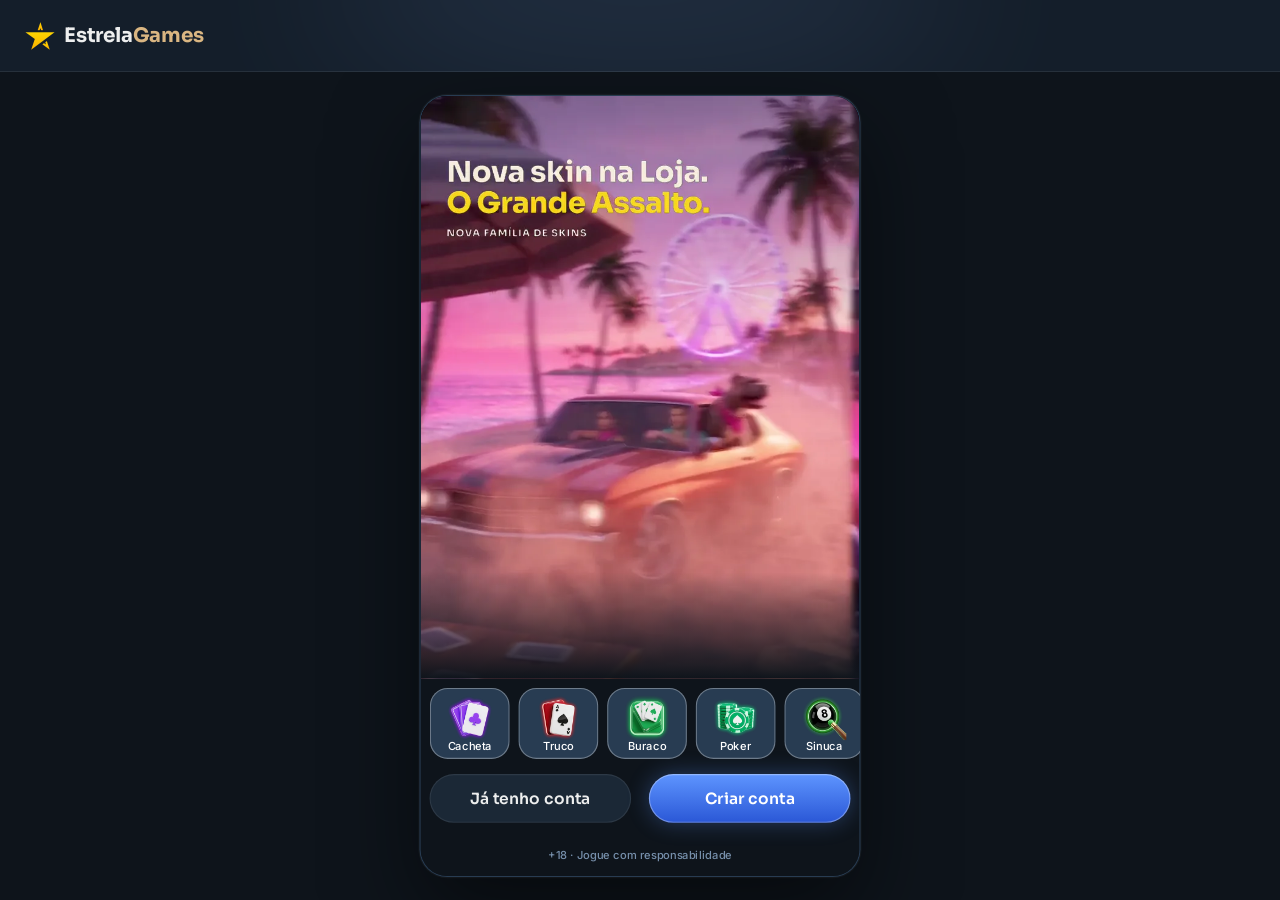
<file: index.html>
<!doctype html>
<html lang="pt-BR">
<head>
<meta charset="utf-8">
<meta name="viewport" content="width=device-width, initial-scale=1, viewport-fit=cover, user-scalable=no">
<meta name="robots" content="noindex, nofollow">
<meta name="theme-color" content="#141e2a">
<meta name="mobile-web-app-capable" content="yes">
<meta name="apple-mobile-web-app-capable" content="yes">
<meta name="apple-mobile-web-app-status-bar-style" content="black-translucent">
<title>EstrelaGames · protótipo</title>
<link rel="icon" href="assets/ui/logo_icon.webp">
<link rel="preconnect" href="https://fonts.googleapis.com">
<link rel="preconnect" href="https://fonts.gstatic.com" crossorigin>
<link rel="stylesheet" href="https://fonts.googleapis.com/css2?family=Inter:wght@400;500;600;700&family=Sora:wght@600;700;800&display=swap">
<link rel="stylesheet" href="css/tokens.css?v=20261126c">
<link rel="stylesheet" href="css/ui.css?v=20261126c">
<link rel="stylesheet" href="css/screens.css?v=20261126c">
<link rel="stylesheet" href="css/game.css?v=20261126c">
<link rel="stylesheet" href="css/desk.css?v=20261126c">
<link rel="stylesheet" href="css/missoes.css?v=20261126c">
</head>
<body>
<svg width="0" height="0" style="position:absolute" aria-hidden="true">
  <defs><clipPath id="hexclip" clipPathUnits="objectBoundingBox"><path id="hexpath" d=""/></clipPath></defs>
  <symbol id="s-E" viewBox="0 0 16 20"><path d="M8 0C5 4 0 7.5 0 11.5C0 14 2 16 4.5 16C5.7 16 6.8 15.5 7.5 14.7C7.3 16.6 6.5 18.3 5 20H11C9.5 18.3 8.7 16.6 8.5 14.7C9.2 15.5 10.3 16 11.5 16C14 16 16 14 16 11.5C16 7.5 11 4 8 0Z"/></symbol>
  <symbol id="s-C" viewBox="0 0 20 18.4"><path d="M10 18.35L8.55 17.03C3.4 12.36 0 9.28 0 5.5C0 2.420 2.42 0 5.5 0C7.24 0 8.91 0.81 10 2.09C11.09 0.81 12.76 0 14.5 0C17.58 0 20 2.42 20 5.5C20 9.28 16.6 12.36 11.45 17.04L10 18.35Z"/></symbol>
  <symbol id="s-O" viewBox="0 0 15 20"><path d="M7.5 0L15 10L7.5 20L0 10L7.5 0Z"/></symbol>
  <symbol id="s-P" viewBox="0 0 18 18.5"><path d="M9 0C11.3 0 13.2 1.9 13.2 4.2C13.2 5 13 5.7 12.6 6.3C13 6.2 13.4 6.1 13.8 6.1C16.1 6.1 18 8 18 10.3C18 12.6 16.1 14.5 13.8 14.5C12.5 14.5 11.3 13.9 10.5 12.9C10.7 14.9 11.6 16.8 13.1 18.5H4.9C6.4 16.8 7.3 14.9 7.5 12.9C6.7 13.9 5.5 14.5 4.2 14.5C1.9 14.5 0 12.6 0 10.3C0 8 1.9 6.1 4.2 6.1C4.6 6.1 5 6.2 5.4 6.3C5 5.7 4.8 5 4.8 4.2C4.8 1.9 6.7 0 9 0Z"/></symbol>
  <symbol id="i-copy" viewBox="0 0 448 512"><path d="M208 0H332.1c12.7 0 24.9 5.1 33.9 14.1l67.9 67.9c9 9 14.1 21.2 14.1 33.9V336c0 26.5-21.5 48-48 48H208c-26.5 0-48-21.5-48-48V48c0-26.5 21.5-48 48-48zM48 128h80v64H64V448H256V416h64v48c0 26.5-21.5 48-48 48H48c-26.5 0-48-21.5-48-48V176c0-26.5 21.5-48 48-48z"/></symbol>
  <symbol id="i-share" viewBox="0 0 448 512"><path d="M352 224c53 0 96-43 96-96s-43-96-96-96s-96 43-96 96c0 4 .2 8 .7 11.9l-94.1 47C145.4 170.2 121.9 160 96 160c-53 0-96 43-96 96s43 96 96 96c25.9 0 49.4-10.2 66.6-26.9l94.1 47c-.5 3.9-.7 7.8-.7 11.9c0 53 43 96 96 96s96-43 96-96s-43-96-96-96c-25.9 0-49.4 10.2-66.6 26.9l-94.1-47c.5-3.9 .7-7.8 .7-11.9s-.2-8-.7-11.9l94.1-47C302.6 213.8 326.1 224 352 224z"/></symbol>
  <symbol id="i-wa" viewBox="0 0 448 512"><path d="M380.9 97.1C339 55.1 283.2 32 223.9 32c-122.4 0-222 99.6-222 222 0 39.1 10.2 77.3 29.6 111L0 480l117.7-30.9c32.4 17.7 68.9 27 106.1 27h.1c122.3 0 224.1-99.6 224.1-222 0-59.3-25.2-115-67.1-157zm-157 341.6c-33.2 0-65.7-8.9-94-25.7l-6.7-4-69.8 18.3L72 359.2l-4.4-7c-18.5-29.4-28.2-63.3-28.2-98.2 0-101.7 82.8-184.5 184.6-184.5 49.3 0 95.6 19.2 130.4 54.1 34.8 34.9 56.2 81.2 56.1 130.5 0 101.8-84.9 184.6-186.6 184.6zm101.2-138.2c-5.5-2.8-32.8-16.2-37.9-18-5.1-1.9-8.8-2.8-12.5 2.8-3.7 5.6-14.3 18-17.6 21.8-3.2 3.7-6.5 4.2-12 1.4-32.6-16.3-54-29.1-75.5-66-5.7-9.8 5.7-9.1 16.3-30.3 1.8-3.7.9-6.9-.5-9.7-1.4-2.8-12.5-30.1-17.1-41.2-4.5-10.8-9.1-9.3-12.5-9.5-3.2-.2-6.9-.2-10.6-.2-3.7 0-9.7 1.4-14.8 6.9-5.1 5.6-19.4 19-19.4 46.3 0 27.3 19.9 53.7 22.6 57.4 2.8 3.7 39.1 59.7 94.8 83.8 35.2 15.2 49 16.5 66.6 13.9 10.7-1.6 32.8-13.4 37.4-26.4 4.6-13 4.6-24.1 3.2-26.4-1.3-2.5-5-3.9-10.5-6.6z"/></symbol>
  <symbol id="i-pen" viewBox="0 0 512 512"><path d="M362.7 19.3L314.3 67.7 444.3 197.7l48.4-48.4c25-25 25-65.5 0-90.5L453.3 19.3c-25-25-65.5-25-90.5 0zm-71 71L58.6 323.5c-10.4 10.4-18 23.3-22.2 37.4L1 481.2C-1.5 489.7 .8 498.8 7 505s15.3 8.5 23.7 6.1l120.3-35.4c14.1-4.2 27-11.8 37.4-22.2L421.7 220.3 291.7 90.3z"/></symbol>
  <symbol id="i-plus" viewBox="0 0 448 512"><path d="M256 80c0-17.7-14.3-32-32-32s-32 14.3-32 32v144H48c-17.7 0-32 14.3-32 32s14.3 32 32 32h144v144c0 17.7 14.3 32 32 32s32-14.3 32-32V288h144c17.7 0 32-14.3 32-32s-14.3-32-32-32H256V80z"/></symbol>
  <symbol id="i-chev-l" viewBox="0 0 320 512"><path d="M9.4 233.4c-12.5 12.5-12.5 32.8 0 45.3l192 192c12.5 12.5 32.8 12.5 45.3 0s12.5-32.8 0-45.3L77.3 256 246.6 86.6c12.5-12.5 12.5-32.8 0-45.3s-32.8-12.5-45.3 0l-192 192z"/></symbol>
  <symbol id="i-chev-r" viewBox="0 0 320 512"><path d="M310.6 233.4c12.5 12.5 12.5 32.8 0 45.3l-192 192c-12.5 12.5-32.8 12.5-45.3 0s-12.5-32.8 0-45.3L242.7 256 73.4 86.6c-12.5-12.5-12.5-32.8 0-45.3s32.8-12.5 45.3 0l192 192z"/></symbol>
  <symbol id="i-chev-l-light" viewBox="0 0 320 512"><path d="M20.7 267.3c-6.2-6.2-6.2-16.4 0-22.6l192-192c6.2-6.2 16.4-6.2 22.6 0s6.2 16.4 0 22.6L54.6 256 235.3 436.7c6.2 6.2 6.2 16.4 0 22.6s-16.4 6.2-22.6 0l-192-192z"/></symbol>
  <symbol id="i-chev-r-light" viewBox="0 0 320 512"><path d="M299.3 244.7c6.2 6.2 6.2 16.4 0 22.6l-192 192c-6.2 6.2-16.4 6.2-22.6 0s-6.2-16.4 0-22.6L265.4 256 84.7 75.3c-6.2-6.2-6.2-16.4 0-22.6s16.4-6.2 22.6 0l192 192z"/></symbol>
  <symbol id="i-x" viewBox="0 0 384 512"><path d="M324.5 411.1c6.2 6.2 16.4 6.2 22.6 0s6.2-16.4 0-22.6L214.6 256 347.1 123.5c6.2-6.2 6.2-16.4 0-22.6s-16.4-6.2-22.6 0L192 233.4 59.5 100.9c-6.2-6.2-16.4-6.2-22.6 0s-6.2 16.4 0 22.6L169.4 256 36.9 388.5c-6.2 6.2-6.2 16.4 0 22.6s16.4 6.2 22.6 0L192 278.6 324.5 411.1z"/></symbol>
  <symbol id="i-search" viewBox="0 0 512 512"><path d="M384 208A176 176 0 1 0 32 208a176 176 0 1 0 352 0zM343.3 366C307 397.2 259.7 416 208 416C93.1 416 0 322.9 0 208S93.1 0 208 0S416 93.1 416 208c0 51.7-18.8 99-50 135.3L507.3 484.7c6.2 6.2 6.2 16.4 0 22.6s-16.4 6.2-22.6 0L343.3 366z"/></symbol>
  <symbol id="i-check" viewBox="0 0 512 512"><path d="M256 512A256 256 0 1 0 256 0a256 256 0 1 0 0 512zM369 209L241 337c-9.4 9.4-24.6 9.4-33.9 0l-64-64c-9.4-9.4-9.4-24.6 0-33.9s24.6-9.4 33.9 0l47 47L335 175c9.4-9.4 24.6-9.4 33.9 0s9.4 24.6 0 33.9z"/></symbol>
  <symbol id="i-eye" viewBox="0 0 576 512"><path d="M288 32c-80.8 0-145.5 36.8-192.6 80.6C48.6 156 17.3 208 2.5 243.7c-3.3 7.9-3.3 16.7 0 24.6C17.3 304 48.6 356 95.4 399.4C142.5 443.2 207.2 480 288 480s145.5-36.8 192.6-80.6c46.8-43.5 78.1-95.4 93-131.1c3.3-7.9 3.3-16.7 0-24.6c-14.9-35.7-46.2-87.7-93-131.1C433.5 68.8 368.8 32 288 32zM144 256a144 144 0 1 1 288 0 144 144 0 1 1 -288 0zm144-64c0 35.3-28.7 64-64 64c-7.1 0-13.9-1.2-20.3-3.3c-5.5-1.8-11.9 1.6-11.7 7.4c.3 6.9 1.3 13.8 3.2 20.7c13.7 51.2 66.4 81.6 117.6 67.9s81.6-66.4 67.9-117.6c-11.1-41.5-47.8-69.4-88.6-71.1c-5.8-.2-9.2 6.1-7.4 11.7c2.1 6.4 3.3 13.2 3.3 20.3z"/></symbol>
  <symbol id="i-send" viewBox="0 0 512 512"><path d="M498.1 5.6c10.1 7 15.4 19.1 13.5 31.2l-64 416c-1.5 9.7-7.4 18.2-16 23s-18.9 5.4-28 1.6L284 427.7l-68.5 74.1c-8.9 9.7-22.9 12.9-35.2 8.1S160 493.2 160 480V396.4c0-4 1.5-7.8 4.2-10.7L331.8 202.8c5.8-6.3 5.6-16-.4-22s-15.7-6.4-22-.7L106 360.8 17.7 316.6C7.1 311.3 .3 300.7 0 288.9s5.9-22.8 16.1-28.7l448-256c10.7-6.1 23.9-5.5 34 1.4z"/></symbol>
  <symbol id="i-star" viewBox="0 0 576 512"><path d="M316.9 18C311.6 7 300.4 0 288.1 0s-23.4 7-28.8 18L195 150.3 51.4 171.5c-12 1.8-22 10.2-25.7 21.7s-.7 24.2 7.9 32.7L137.8 329 113.2 474.7c-2 12 3 24.2 12.9 31.3s23 8 33.8 2.3l128.3-68.5 128.3 68.5c10.8 5.7 23.9 4.9 33.8-2.3s14.9-19.3 12.9-31.3L438.5 329 542.7 225.9c8.6-8.5 11.7-21.2 7.9-32.7s-13.7-19.9-25.7-21.7L381.2 150.3 316.9 18z"/></symbol>
  <symbol id="i-star-o" viewBox="0 0 576 512"><path d="M287.9 0c9.2 0 17.6 5.2 21.6 13.5l68.6 141.3 153.2 22.6c9 1.3 16.5 7.6 19.3 16.3s.5 18.1-5.9 24.5L433.6 328.4l26.2 155.6c1.5 9-2.2 18.1-9.7 23.5s-17.3 6-25.3 1.7l-137-73.2L151 509.1c-8.1 4.3-17.9 3.7-25.3-1.7s-11.2-14.5-9.7-23.5l26.2-155.6L31.1 218.2c-6.5-6.4-8.7-15.9-5.9-24.5s10.3-14.9 19.3-16.3l153.2-22.6L266.3 13.5C270.4 5.2 278.7 0 287.9 0zm0 79L235.4 187.2c-3.5 7.1-10.2 12.1-18.1 13.3L99 217.9 184.9 303c5.5 5.5 8.1 13.3 6.8 21L171.4 443.7l105.2-56.2c7.1-3.8 15.6-3.7 22.6 0l105.2 56.2L384.2 324.1c-1.3-7.7 1.2-15.5 6.8-21l85.9-85.1L358.6 200.5c-7.8-1.2-14.6-6.1-18.1-13.3L287.9 79z"/></symbol>
</svg>

<!-- desktop (js/desk.js): header largo, menu e chat ao vivo em volta da coluna 9:16 -->
<header class="dkh" id="dkh"></header>
<aside class="dkl" id="dkl" aria-label="Menu"></aside>
<aside class="dkr" id="dkr" aria-label="Chat ao vivo"></aside>

<div class="stage-wrap"><div class="phone" id="phone">
  <div class="status" aria-hidden="true"><span>9:41</span><span class="island"></span>
    <span class="icons"><svg width="18" height="12" viewBox="0 0 18 12" fill="#fff"><rect x="0" y="8" width="3" height="4" rx="1"/><rect x="5" y="5.5" width="3" height="6.5" rx="1"/><rect x="10" y="3" width="3" height="9" rx="1"/><rect x="15" y="0" width="3" height="12" rx="1"/></svg><svg width="16" height="12" viewBox="0 0 16 12" fill="#fff"><path d="M8 2.2c2.3 0 4.4.9 6 2.4l1.1-1.1A10 10 0 0 0 8 .6 10 10 0 0 0 .9 3.5L2 4.6a8.4 8.4 0 0 1 6-2.4zm0 3.3c1.4 0 2.7.5 3.7 1.4l1.1-1.1A7 7 0 0 0 8 3.9a7 7 0 0 0-4.8 1.9l1.1 1.1c1-.9 2.3-1.4 3.7-1.4zm0 3.3c.6 0 1.1.2 1.5.6L8 11 6.5 9.4c.4-.4.9-.6 1.5-.6z"/></svg><svg width="27" height="13" viewBox="0 0 27 13" fill="none"><rect x=".5" y=".5" width="23" height="12" rx="3.5" stroke="#fff" opacity=".4"/><rect x="2" y="2" width="20" height="9" rx="2" fill="#fff"/><rect x="25" y="4.5" width="1.6" height="4" rx=".8" fill="#fff" opacity=".4"/></svg></span>
  </div>
  <div class="app" id="app">
    <!-- telas do app (renderizadas pelo js/screens.js) -->
    <section class="scr" id="view"></section>

    <!-- tela de jogo: os motores (js/games.js) desenham dentro dela -->
    <section class="scr game-scr" id="scr-game" hidden>
      <header class="hud" id="hud"></header>
      <div class="jogo" id="jogo"><div class="board" id="board"></div></div>
      <nav class="mnav" id="mnav">
        <button data-g="voltar"><span class="back"><svg><use href="#i-chev-l-light"/></svg></span><span>Voltar</span></button>
        <button data-g="chat"><img class="ic" src="assets/icons/chat.webp" alt=""><span>Chat</span></button>
        <button data-g="mesa"><img class="ic" src="assets/icons/friends.webp" alt=""><span>Mesa</span></button>
        <button data-g="voz"><img class="ic" id="micIco" src="assets/icons/microphone-off.webp" alt=""><span>Voz</span></button>
        <button data-g="ajustes"><img class="ic" src="assets/icons/gear.webp" alt=""><span>Ajustes</span></button>
      </nav>
    </section>

    <div class="toast" id="toast"><span class="hint-pill" id="toastTxt"></span></div>
    <div id="sheet"></div>
    <div id="overlay"></div>
  </div>
</div></div>

<script src="js/core.js?v=20261126c"></script>
<script src="js/ui.js?v=20261126c"></script>
<script src="js/screens.js?v=20261126c"></script>
<script src="js/loja.js?v=20261126c"></script>
<script src="js/social.js?v=20261126c"></script>
<script src="js/torneios.js?v=20261126c"></script>
<script src="js/sala.js?v=20261126c"></script>
<script src="js/missoes.js?v=20261126c"></script>
<script src="js/games.js?v=20261126c"></script>
<script src="js/sinuca.js?v=20261126c"></script>
<script src="js/desk.js?v=20261126c"></script>
<script src="js/boot.js?v=20261126c"></script>
</body>
</html>
</file>
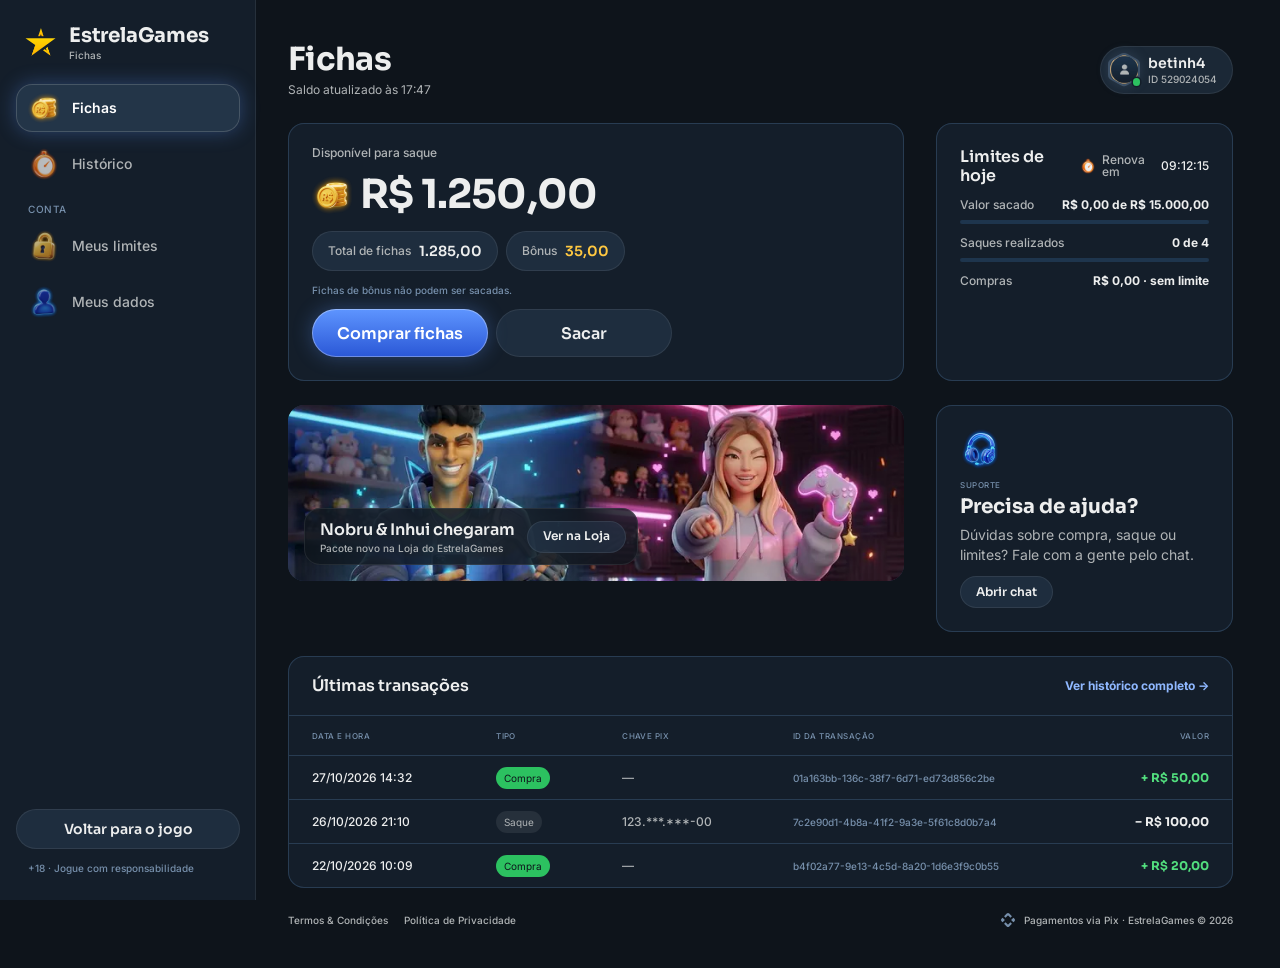
<file: fichas/index.html>
<!doctype html>
<html lang="pt-BR">
<head>
<meta charset="utf-8">
<meta name="viewport" content="width=device-width, initial-scale=1, viewport-fit=cover">
<meta name="robots" content="noindex, nofollow">
<meta name="theme-color" content="#0e141b">
<title>Fichas · EstrelaGames</title>
<link rel="icon" href="../assets/ui/logo_icon.webp">
<link rel="preconnect" href="https://fonts.googleapis.com">
<link rel="preconnect" href="https://fonts.gstatic.com" crossorigin>
<link rel="stylesheet" href="https://fonts.googleapis.com/css2?family=Inter:wght@400;500;600;700&family=Sora:wght@600;700;800&display=swap">
<link rel="stylesheet" href="../css/tokens.css?v=20261119a">
<link rel="stylesheet" href="../css/ui.css?v=20261119a">
<link rel="stylesheet" href="fichas.css?v=20261119a">
</head>
<body>
<svg width="0" height="0" style="position:absolute" aria-hidden="true">
  <defs><clipPath id="hexclip" clipPathUnits="objectBoundingBox"><path id="hexpath" d=""/></clipPath></defs>
  <symbol id="i-chev-l-light" viewBox="0 0 320 512"><path d="M20.7 267.3c-6.2-6.2-6.2-16.4 0-22.6l192-192c6.2-6.2 16.4-6.2 22.6 0s6.2 16.4 0 22.6L54.6 256 235.3 436.7c6.2 6.2 6.2 16.4 0 22.6s-16.4 6.2-22.6 0l-192-192z"/></symbol>
  <symbol id="i-x" viewBox="0 0 384 512"><path d="M324.5 411.1c6.2 6.2 16.4 6.2 22.6 0s6.2-16.4 0-22.6L214.6 256 347.1 123.5c6.2-6.2 6.2-16.4 0-22.6s-16.4-6.2-22.6 0L192 233.4 59.5 100.9c-6.2-6.2-16.4-6.2-22.6 0s-6.2 16.4 0 22.6L169.4 256 36.9 388.5c-6.2 6.2-6.2 16.4 0 22.6s16.4 6.2 22.6 0L192 278.6 324.5 411.1z"/></symbol>
  <symbol id="i-check" viewBox="0 0 448 512"><path d="M438.6 105.4c12.5 12.5 12.5 32.8 0 45.3l-256 256c-12.5 12.5-32.8 12.5-45.3 0l-128-128c-12.5-12.5-12.5-32.8 0-45.3s32.8-12.5 45.3 0L160 338.7 393.4 105.4c12.5-12.5 32.8-12.5 45.3 0z"/></symbol>
  <symbol id="i-copy" viewBox="0 0 448 512"><path d="M208 0H332.1c12.7 0 24.9 5.1 33.9 14.1l67.9 67.9c9 9 14.1 21.2 14.1 33.9V336c0 26.5-21.5 48-48 48H208c-26.5 0-48-21.5-48-48V48c0-26.5 21.5-48 48-48zM48 128h80v64H64V448H256V416h64v48c0 26.5-21.5 48-48 48H48c-26.5 0-48-21.5-48-48V176c0-26.5 21.5-48 48-48z"/></symbol>
  <symbol id="i-pix" viewBox="0 0 24 24"><path d="M6.1 6.3 10.1 2.3a2.7 2.7 0 0 1 3.8 0l4 4-2.3 2.3-2.9-2.9a1 1 0 0 0-1.4 0L8.4 8.6 6.1 6.3zm11.8 11.4-4 4a2.7 2.7 0 0 1-3.8 0l-4-4 2.3-2.3 2.9 2.9a1 1 0 0 0 1.4 0l2.9-2.9 2.3 2.3zM2.3 10.1l1.6-1.6L7.4 12l-3.5 3.5-1.6-1.6a2.7 2.7 0 0 1 0-3.8zm19.4 0a2.7 2.7 0 0 1 0 3.8l-1.6 1.6-3.5-3.5 3.5-3.5 1.6 1.6z"/></symbol>
</svg>

<div class="fx">
  <aside class="side" id="side" aria-label="Menu"></aside>
  <div class="main">
    <header class="mtop" id="mtop"></header>
    <main class="page" id="page"></main>
    <footer class="foot" id="foot"></footer>
  </div>
</div>
<div class="veil" id="veil" hidden><section class="drawer" id="drawer" role="dialog" aria-modal="true"></section></div>
<div class="toast" id="toast"><span class="hint-pill" id="toastTxt"></span></div>

<script src="fichas.js?v=20261119a"></script>
</body>
</html>
</file>
<file: css/tokens.css>
/* EstrelaGames · tokens do DS (Rjx31bgpOt4m1U8DVKyWtd · modo EstrelaGames), valores resolvidos 1:1 */
:root{
  color-scheme: dark;
  /* background */
  --bg-default:#0e141b; --bg-subtle:#141e2a; --bg-strong:#283c52; --bg-raised:#1e354d; --bg-inset:#010101; --bg-highlight:#ffffff14; --bg-chrome:#141e2a; --bg-divider:#1e354d; --bg-band:#00000052;
  --bga-default-50:#0e141b80; --bga-default-75:#0e141bbf; --bga-subtle-50:#141e2a80; --bga-subtle-75:#141e2abf;
  --bga-strong-25:#283c5240; --bga-strong-50:#283c5280; --bga-strong-75:#283c52bf;
  --bga-secondary-16:#dab68229; --bga-secondary-32:#dab68252; --bga-accent-12:#ffc8411f;
  /* border */
  --border-muted:#ffffff14; --border-default:#283c52; --border-strong:#3d5167; --border-focus:#5e95ff;
  --border-hl-top:#ffffff29; --border-gold-top:#fbdfade5; --border-gold-bottom:#b78d4f5c;
  /* text */
  --text-default:#edeeee; --text-muted:#b0b4b6; --text-link:#8fb8ff; --text-subtle:#7790ac; --text-disabled:#4c637c;
  --text-brand:#dab682; --text-success:#52de7e; --text-error:#ff6b6e; --text-prize:#ffc841;
  --text-on-color:#ffffff; --text-on-color-muted:#ffffffd9; --text-on-color-subtle:#ffffffb2; --text-on-light:#0e141b;
  /* system */
  --sys-info:#3b74f5; --sys-success:#2cc160; --sys-success-strong:#8cf0a9; --sys-warning:#ffbe2e; --sys-error:#ef4452;
  --sysa-success-25:#2cc16040; --sysa-error-25:#ef445240; --sysa-info-25:#3b74f540;
  --notification-error:#ef4452;
  /* effects */
  --hl-subtle:#ffffff29; --hl:#ffffff52; --hl-strong:#ffffff7a;
  --shadow-faint:#0000001f; --shadow-subtle:#0000003d; --shadow:#00000066; --shadow-strong:#00000080;
  --glow-info:#5e95ff52; --glow-accent:#ffbe2e52; --glow-success:#52de7ea3; --glow-gold:#dab68252; --glow-blue:#8fb8ff; --glow-red:#ff6b6e;
  /* surfaces */
  --surface-card-top:#141e2a; --surface-card-bottom:#0e141b; --surface-elevated-top:#1e354d; --surface-elevated-bottom:#141e2a;
  /* buttons */
  --btn-primary-top:#5e95ff; --btn-primary-bg:#2a57d6; --btn-secondary-border:#3b74f5;
  --btn-disabled-top:#1e354d; --btn-disabled-bg:#1e354d; --btn-disabled-text:#4c637c;
  /* tabs */
  --tab-default-text:#b0b4b6; --tab-container:#283c52; --input-border:#283c52;
  --tab-padrao:#5e95ff; --tab-padrao-tint:#5e94ff3d; --tab-rosa:#e93d82; --tab-rosa-tint:#e93d823d;
  /* games */
  --game-truco:#e5484d; --game-paulista:#3b74f5; --game-cacheta:#8752f2; --game-tranca:#2cc160; --game-buraco:#1f9a4a;
  --game-poker:#0fa968; --game-sinuca:#2fa35a; --game-todos:#3b74f5; --game-domino:#14b8a6; --game-dama:#f76b15; --game-xadrez:#5b6cff;
  --game-paulista-tint:#3b74f53d; --game-truco-tint:#e5484d3d; --game-cacheta-tint:#8752f23d; --game-buraco-tint:#1f9a4a3d; --game-poker-tint:#0fa9683d; --game-sinuca-tint:#2fa35a3d;
  /* crew */
  --crew-engenheiro:#4fb3ff; --crew-comandante:#f5c542; --crew-piloto:#ff5a36; --crew-navegador:#e86bff; --crew-explorador:#4dffb8;
  --crew-bar:#ff9f43; --crew-reis:#34d399; --crew-nobru:#3d8bff; --crew-inhui:#ff4fb0;
  /* famílias da página Skins (mesma cor da chamada do Truco) */
  --crew-laje:#ff7f50; --crew-portaria:#3ddc84; --crew-live:#b45cff; --crew-feira:#ffa62b; --crew-navalha:#ff4fb0; --crew-varzea:#5be37d; --crew-oficina:#3db8ff; --crew-posto:#ff3b4a; --crew-fliper:#a45cff; --crew-grau:#4fa3ff; --crew-palpite:#f2b233; --crew-assalto:#ff4fa3;
  /* stake / table */
  --stake-padrao-top:#2b4274; --stake-padrao-bottom:#17233b; --stake-iniciante-top:#1f9a4a; --stake-iniciante-bottom:#1f502c;
  --table-card-top:#1f5a4a; --table-card-bottom:#0f2e2a; --table-stake:#ffc841;
  --plus-bg:#52de7e; --plus-icon:#0e141b;
  --btn-success-top:#52de7e; --btn-success-bg:#1f9a4a; /* DS button-glass ☰ Type=Success (Comprar) */
  /* cards */
  --card-face:#ffffff; --card-border:#9ea2a4; --suit-red:#c72c3d; --suit-black:#141922; --back-top:#1d3c9e; --back-bottom:#182b53;
  /* seat timer */
  --seat-timer-track:#ffffff1f; --seat-timer:#3b74f5;
  /* type */
  --f-display:"Sora", "Inter", system-ui, sans-serif;
  --f-ui:"Inter", system-ui, -apple-system, sans-serif;
  --f-call:"Industry", "Sora", sans-serif;
}
/* estilos de texto do DS */
.t-d3xl{font:700 64px/1.2 var(--f-display);letter-spacing:-.02em}
.t-d2xl{font:700 48px/1.2 var(--f-display);letter-spacing:-.02em}
.t-dxl{font:700 40px/1.2 var(--f-display);letter-spacing:-.02em}
.t-dl{font:700 32px/1.2 var(--f-display);letter-spacing:-.02em}
.t-dm{font:700 24px/1.2 var(--f-display);letter-spacing:-.01em}
.t-ds{font:700 20px/1.2 var(--f-display);letter-spacing:-.01em}
.t-dxs{font:600 16px/1.2 var(--f-display)}
.t-d2xs{font:600 14px/1.2 var(--f-display)}
.t-d3xs{font:600 12px/1.2 var(--f-display)}
.t-hm{font:700 20px/1.2 var(--f-ui)}
.t-ll{font:500 16px/1 var(--f-ui)} .t-lm{font:500 14px/1 var(--f-ui)} .t-ls{font:500 12px/1 var(--f-ui)} .t-lxs{font:500 10px/1 var(--f-ui)} .t-l2xs{font:500 8px/1 var(--f-ui)}
.t-link{font:700 12px/1.5 var(--f-ui)}
.t-p2xl{font:400 20px/1.5 var(--f-ui)} .t-pm{font:400 14px/1.5 var(--f-ui)} .t-ps{font:400 12px/1.5 var(--f-ui)}
</file>
<file: css/ui.css>
/* EstrelaGames · base + componentes do DS (Apple Gamer Style · Glass). Medidas 1:1 com o Figma (frame 375). */
*{box-sizing:border-box}
html,body{height:100%;margin:0}
body{background:#05080c;color:var(--text-default);font-family:var(--f-ui);-webkit-font-smoothing:antialiased;overflow:hidden;-webkit-text-size-adjust:100%}
button{font:inherit;color:inherit;border:0;background:none;padding:0;margin:0;cursor:pointer;-webkit-tap-highlight-color:transparent;text-align:inherit}
button:focus-visible,[role="button"]:focus-visible{outline:2px solid var(--border-focus);outline-offset:2px}
/* cards clicáveis são div[role=button]: o WebKit (iPhone) não estica os filhos de um <button> com flex */
[role="button"]{cursor:pointer;-webkit-tap-highlight-color:transparent;-webkit-user-select:none;user-select:none;outline:0}
input{font:inherit;color:inherit;border:0;background:none;outline:0;padding:0;margin:0;min-width:0}
img,video{display:block;max-width:100%;user-select:none;-webkit-user-drag:none}
video::-webkit-media-controls,video::-webkit-media-controls-start-playback-button,video::-webkit-media-controls-overlay-play-button{display:none!important;-webkit-appearance:none} /* sem botão de play: os vídeos são fundo */
svg{display:block}
[hidden]{display:none!important}
.ic{flex:none;object-fit:contain;pointer-events:none}

/* ---------- aparelho ---------- */
.stage-wrap{position:fixed;inset:0;display:flex;align-items:center;justify-content:center}
.phone{position:relative;width:375px;height:812px;background:var(--bg-subtle);overflow:hidden;border-radius:48px;box-shadow:0 0 0 10px #0c1016,0 0 0 11px #2a3340,0 40px 80px rgba(0,0,0,.6);transform-origin:center;display:flex;flex-direction:column}
.status{position:relative;flex:none;height:44px;display:flex;align-items:center;justify-content:space-between;padding:0 26px 0 32px;font:600 15px/1 var(--f-ui);background:var(--bg-subtle);z-index:60;pointer-events:none}
.status .island{position:absolute;left:50%;top:10px;width:118px;height:32px;margin-left:-59px;border-radius:20px;background:#000}
.status .icons{display:flex;gap:6px;align-items:center}
.app{position:relative;flex:1;min-height:0;overflow:hidden}
@media (max-width:520px){
  .phone{width:100vw;height:100vh;height:100dvh;border-radius:0;box-shadow:none;transform:none!important}
  .status{display:none}
  .app{padding-top:env(safe-area-inset-top,0px)}
}
.scr{position:absolute;inset:0;display:flex;flex-direction:column;background:var(--bg-subtle);overflow:hidden}
.app>.scr{top:env(safe-area-inset-top,0px)}
@media (min-width:521px){.app>.scr{top:0}}
.scroll{flex:1;min-height:0;overflow-y:auto;overflow-x:hidden;-webkit-overflow-scrolling:touch;scrollbar-width:none;overscroll-behavior:contain}
.scroll::-webkit-scrollbar,.hscroll::-webkit-scrollbar{display:none}
/* linha com rolagem lateral: sem clip, sangra até a borda da tela (regra Oct 26) */
.hscroll{display:flex;overflow-x:auto;overflow-y:visible;scrollbar-width:none;margin:0 -8px;padding:0 8px;scroll-padding:0 8px;-webkit-overflow-scrolling:touch}

/* ---------- ícones 3D ---------- */
.i16{width:16px;height:16px}.i20{width:20px;height:20px}.i24{width:24px;height:24px}.i28{width:28px;height:28px}.i32{width:32px;height:32px}.i36{width:36px;height:36px}.i40{width:40px;height:40px}.i48{width:48px;height:48px}

/* ---------- header-game (Mobile · Glass) ---------- */
.hdr{position:relative;flex:none;height:64px;display:flex;align-items:center;gap:4px;padding:8px 12px;background:var(--bg-subtle);overflow:hidden;z-index:20}
.hdr::before{content:"";position:absolute;left:48px;top:-70px;width:280px;height:140px;border-radius:50%;background:var(--glow-blue);filter:blur(60px);opacity:.15;pointer-events:none}
.hdr .side{position:relative;flex:1;min-width:0;display:flex;align-items:center;gap:4px}
.hdr .logo{width:24px;height:36px;display:grid;place-items:center;flex:none}
.hdr .logo img{width:25px;height:24px}
.cpill{flex:1;min-width:0;height:34px;display:flex;align-items:center;gap:2px;padding:4px;border-radius:999px;background:linear-gradient(90deg,#52de7e1a,#283c5206),var(--bga-strong-50);box-shadow:inset 0 0 0 1px var(--border-muted);overflow:hidden}
.cpill.bonus{padding:4px 8px 4px 4px;background:linear-gradient(90deg,#283c5206,#ffc8411a),var(--bga-strong-50)}
.cpill .ic{width:24px;height:24px}
.cpill .t{flex:1;min-width:0;display:flex;flex-direction:column;gap:2px;text-align:left}
.cpill .t small{font:500 8px/1 var(--f-ui);color:var(--text-muted)}
.cpill .t b{font:700 12px/10px var(--f-ui);color:var(--text-default);white-space:nowrap;overflow:hidden;text-overflow:ellipsis}
.cpill.bonus .t b{color:var(--text-prize)}
.cpill .plus{width:20px;height:20px;border-radius:10px;background:var(--plus-bg);display:grid;place-items:center;flex:none}
.cpill .plus svg{width:12px;height:12px;fill:var(--plus-icon)}
/* saldo com seta: abre o dropdown (DS header-game ◉ Expanded) */
.cpill .chev{width:20px;height:20px;display:grid;place-items:center;flex:none}
.cpill .chev svg{width:10px;height:10px;fill:var(--text-muted);transform:rotate(90deg);transition:transform .2s}
.cpill.open{box-shadow:inset 0 0 0 1px var(--border-strong)} .cpill.open .chev svg{transform:rotate(-90deg)}
.hdr .hbuy{flex:1;min-width:0}
/* dropdown do saldo (DS balance-panel) · celular: preso embaixo do header */
.baldrop{position:absolute;left:0;right:0;top:64px;bottom:0;z-index:45;background:var(--bga-default-75);animation:fade .15s both}
.balp{display:flex;flex-direction:column;gap:16px;max-height:100%;overflow:auto;padding:16px 16px 24px;background:var(--bg-subtle);border-radius:0 0 24px 24px;box-shadow:inset 0 -1px 0 var(--hl-subtle),0 16px 40px rgba(0,0,0,.4);animation:balIn .22s cubic-bezier(.2,.8,.2,1) both}
@keyframes balIn{from{transform:translateY(-12px);opacity:0}}
.balp .top{display:flex;justify-content:space-between;align-items:center}
.balp .top small{font:500 12px/1.2 var(--f-ui);color:var(--text-muted)}
.balp .tv{display:flex;align-items:center;gap:4px}
.balp .eye,.balp .x{display:grid;place-items:center;width:28px;height:28px}
.balp .eye svg{width:20px;height:20px;fill:var(--text-muted)}
.balp .x svg{width:12px;height:12px;fill:var(--text-muted);transform:rotate(-90deg)}
.balp .rows{display:flex;flex-direction:column;gap:12px}
.balp .kv{display:flex;justify-content:space-between;gap:12px;font:400 14px/1.4 var(--f-ui);color:var(--text-muted)}
.balp .kv b{font-weight:400;color:var(--text-default);font-variant-numeric:tabular-nums;text-align:right}
.balp hr{border:0;height:1px;background:var(--border-muted);margin:0}
.balp .acts{display:flex;gap:12px} .balp .acts .btn{flex:1}
/* Bônus Fidelidade (DS _loyalty-bonus): Resgatar quando tem valor · Juntando com a seta que abre as regras */
.fid{display:flex;flex-direction:column;gap:12px;padding:8px 12px 8px 8px;border-radius:24px;background:var(--bga-strong-50);box-shadow:inset 0 0 0 1px var(--border-muted)}
.fid.ready{flex-direction:row;align-items:center;gap:8px}
.fid .ic{width:28px;height:28px;flex:none}
.fid .t{flex:1;min-width:0;display:flex;flex-direction:column;gap:2px;text-align:left}
.fid .t b{font:400 14px/1.3 var(--f-ui);color:var(--text-default)}
.fid .t small{font:500 10px/1.2 var(--f-ui);color:var(--text-muted)}
.fid .v{font:400 14px/1 var(--f-ui);font-variant-numeric:tabular-nums}
.fid .row{display:flex;align-items:center;gap:8px;width:100%}
.fid .chev{width:20px;height:20px;display:grid;place-items:center;flex:none}
.fid .chev svg{width:10px;height:10px;fill:var(--text-muted);transform:rotate(90deg);transition:transform .2s}
.fid.open{border-radius:16px;padding:8px 12px 12px 8px} .fid.open .chev svg{transform:rotate(-90deg)}
.fid .more{display:flex;flex-direction:column;gap:12px}
.fid .wk{display:flex;flex-direction:column;gap:4px;padding:12px;border-radius:12px;background:var(--bga-default-50);box-shadow:inset 0 0 0 1px var(--border-muted)}
.fid .wk small{font:500 12px/1.2 var(--f-ui);color:var(--text-muted)}
.fid .wk b{font:700 20px/1.2 var(--f-display);color:var(--text-prize);font-variant-numeric:tabular-nums}
.fid p{margin:0;font:400 12px/1.5 var(--f-ui);color:var(--text-muted)}
.fid .kv{font-size:12px}
.hbell{position:relative;width:36px;height:36px;border-radius:18px;background:var(--bga-strong-50);box-shadow:inset 0 0 0 1px var(--border-muted);display:grid;place-items:center;flex:none}
.hbell .ic{width:28px;height:28px}
.hbell i{position:absolute;left:28px;top:0;width:8px;height:8px;border-radius:50%;background:var(--notification-error)}
.hbell i[hidden]{display:none}

/* ---------- header-avatar (hexágono com borda da tripulação) ---------- */
.hav{position:relative;display:inline-block;flex:none;width:var(--w,44px);height:var(--h,48px)}
.hav .gl{position:absolute;left:-4.5%;top:0;width:109%;aspect-ratio:1;border-radius:50%;background:var(--cc);filter:blur(calc(var(--w,44px) * .16));opacity:.45;pointer-events:none}
.hav .hx{position:absolute;inset:0;-webkit-clip-path:url(#hexclip);clip-path:url(#hexclip);background:var(--cc)}
.hav .hx img{position:absolute;inset:2px;width:calc(100% - 4px);height:calc(100% - 4px);object-fit:cover;object-position:center top;-webkit-clip-path:url(#hexclip);clip-path:url(#hexclip);background:var(--bg-raised)}
.hav .on{position:absolute;left:77%;top:75%;width:23%;aspect-ratio:1;border-radius:50%;background:var(--sys-success);box-shadow:0 0 0 1.5px var(--bg-subtle)}
.hav.xs{--w:24px;--h:26px}.hav.s{--w:32px;--h:35px}.hav.m{--w:44px;--h:48px}.hav.l{--w:56px;--h:60px}
.hav.xs .hx img,.hav.s .hx img{inset:1.5px;width:calc(100% - 3px);height:calc(100% - 3px)}
.hav.empty{height:var(--w)}
.hav.empty .av0{position:absolute;inset:4.5%;width:91%;height:91%}
.hav.empty .add{position:absolute;left:63.6%;top:63.6%;width:27.3%;height:27.3%;border-radius:50%;background:var(--plus-bg);box-shadow:0 0 0 1.2px var(--bg-subtle);display:grid;place-items:center}
.hav.empty .add svg{width:58%;height:58%;fill:var(--plus-icon)}

/* ---------- avatar circular (avatar-estrela-games) ---------- */
.av{position:relative;display:inline-block;vertical-align:middle;flex:none;width:var(--s,48px);height:var(--s,48px);border-radius:50%;background:linear-gradient(180deg,var(--surface-elevated-top),var(--surface-elevated-bottom));box-shadow:inset 0 0 0 var(--bw,2px) #ffffff29}
.av img{position:absolute;inset:var(--bw,2px);width:calc(100% - 2*var(--bw,2px));height:calc(100% - 2*var(--bw,2px));border-radius:50%;object-fit:cover;object-position:center top}
.av.s{--s:32px;--bw:1px}.av.m{--s:48px;--bw:2px}.av.l{--s:80px;--bw:3px}.av.xl{--s:120px;--bw:4px}
.av .lvl{position:absolute;left:50%;bottom:-4px;transform:translateX(-50%);padding:1px 6px;border-radius:999px;background:var(--bg-raised);box-shadow:0 0 0 2px var(--bg-default);font:600 12px/14px var(--f-display);white-space:nowrap}
.av.empty .ph{position:absolute;inset:25%;width:50%;height:50%;fill:#ffffff52}
.av .addb{position:absolute;left:63.3%;top:63.3%;width:36.7%;height:36.7%;border-radius:50%;background:var(--plus-bg);display:grid;place-items:center;box-shadow:0 0 0 3px var(--bg-subtle)}
.av .addb svg{width:50%;height:50%;fill:#fff}

/* ---------- navbar-glass ---------- */
.nav{position:absolute;left:16px;right:16px;bottom:calc(12px + env(safe-area-inset-bottom,0px));height:64px;display:flex;align-items:stretch;padding:4px;border-radius:24px;background:var(--bga-strong-75);box-shadow:inset 0 0 0 1px var(--border-muted);-webkit-backdrop-filter:blur(24px);backdrop-filter:blur(24px);z-index:30}
.nav>button{position:relative;flex:1;min-width:0;display:flex;flex-direction:column;align-items:center;justify-content:center;border-radius:20px}
.nav>button .ic{width:32px;height:32px;opacity:.75}
.nav>button>span{font:500 10px/1 var(--f-ui);color:var(--text-subtle);white-space:nowrap}
.nav>button.on{flex:none;width:104px;justify-content:flex-end;gap:2px;padding-bottom:6px;background:var(--bga-secondary-16);box-shadow:inset 0 0 0 1px var(--hl-subtle),0 0 20px var(--glow-info)}
.nav>button.on .ic{position:absolute;left:28px;top:-14px;width:48px;height:48px;opacity:1}
.nav>button.on .lr{width:100%;display:flex;align-items:center;justify-content:space-between;padding:0 8px}
.nav>button.on .lr span{font:500 10px/1 var(--f-ui);color:var(--text-on-color)}
.nav .lr i{width:16px;height:16px;display:grid;place-items:center}
.nav .lr svg{width:10px;height:16px;fill:var(--text-on-color)}

/* ---------- game-block ---------- */
.gb{position:relative;flex:none;width:72px;height:64px;border-radius:16px;display:flex;flex-direction:column;align-items:center;justify-content:center;padding:4px 0;background:var(--tab-container);box-shadow:inset 0 0 0 1px var(--hl);font:500 10px/1 var(--f-ui);color:var(--text-on-color);white-space:nowrap}
.gb .ic{width:40px;height:40px}
.gb.on{justify-content:flex-end;padding:0 0 6px;background:var(--gc);box-shadow:0 4px 12px var(--gs,transparent)}
.gb.on .ic{position:absolute;left:50%;top:-12px;width:60px;height:60px;margin-left:-30px}
.gb .lk{position:absolute;right:4px;top:4px;width:14px;height:14px;opacity:.8}
.gb.on .lk{display:none}
.games-row{gap:8px;padding-top:12px;margin-top:-12px}
.games-row .gb{width:72px}

/* ---------- tabs ---------- */
.tabs{display:flex;gap:2px;height:44px;padding:4px;border-radius:12px;background:var(--bg-raised);box-shadow:inset 0 0 0 1px var(--input-border)}
.tabs>button{position:relative;flex:1;min-width:0;height:34px;border-radius:8px;display:flex;align-items:center;justify-content:center;padding:8px 16px;font:500 12px/1 var(--f-ui);color:var(--tab-default-text);white-space:nowrap}
.tabs>button.on{background:var(--tc-tint);font:700 12px/18px var(--f-ui);color:var(--text-default)}
.tabs>button.on::after{content:"";position:absolute;left:50%;bottom:0;width:24px;height:3px;margin-left:-12px;border-radius:2px;background:var(--tc);box-shadow:0 0 8px var(--tc)}
.tabs>button .lk{font:500 9px/1 var(--f-ui);margin-left:4px;opacity:.7}
.tabs{--tc:var(--tab-padrao);--tc-tint:var(--tab-padrao-tint)}
.tabs.t-azul{--tc:var(--game-paulista);--tc-tint:var(--game-paulista-tint)}
.tabs.t-vermelha{--tc:var(--game-truco);--tc-tint:var(--game-truco-tint)}
.tabs.t-roxa{--tc:var(--game-cacheta);--tc-tint:var(--game-cacheta-tint)}
.tabs.t-verde{--tc:var(--game-buraco);--tc-tint:var(--game-buraco-tint)}
.tabs.t-rosa{--tc:var(--tab-rosa);--tc-tint:var(--tab-rosa-tint)}

/* ---------- button-glass ---------- */
.btn{display:inline-flex;align-items:center;justify-content:center;gap:8px;white-space:nowrap;transition:transform .12s,filter .12s;flex:none}
.btn:active{transform:scale(.97)}
.btn.l{height:48px;padding:0 24px;border-radius:24px;font:600 16px/1.2 var(--f-display)}
.btn.m{height:40px;padding:0 20px;border-radius:20px;font:600 14px/1.2 var(--f-display)}
.btn.s{height:32px;padding:0 16px;border-radius:16px;font:600 12px/1.2 var(--f-display)}
.btn.xl{height:56px;padding:0 24px;border-radius:28px;font:600 16px/1.2 var(--f-display)}
.btn.m44{height:44px;border-radius:22px}
.btn.pri{background:linear-gradient(180deg,var(--btn-primary-top),var(--btn-primary-bg));box-shadow:inset 0 0 0 1px var(--hl),0 0 20px var(--glow-info);color:#fff}
.btn.sec{background:var(--bga-strong-50);box-shadow:inset 0 0 0 1px var(--border-muted);color:var(--text-default)}
.btn.ok{background:linear-gradient(180deg,var(--btn-success-top),var(--btn-success-bg));box-shadow:inset 0 0 0 1px var(--hl),0 0 20px var(--glow-success);color:#fff}
.btn:disabled,.btn.dis{background:var(--btn-disabled-bg);box-shadow:none;color:var(--btn-disabled-text);pointer-events:none}
.btn.danger-txt{background:none;box-shadow:none;color:var(--text-error);font:500 14px/1 var(--f-ui)}
.btn.fill{flex:1;min-width:0}
.btn.wide{width:100%}
.btn .ic{width:20px;height:20px}

/* ---------- button-icon ---------- */
.bicon{width:40px;height:40px;border-radius:20px;display:grid;place-items:center;flex:none;background:var(--bga-strong-50);box-shadow:inset 0 0 0 1px var(--border-muted)}
.bicon .ic{width:24px;height:24px}
.bicon.s{width:32px;height:32px;border-radius:16px}.bicon.s .ic{width:20px;height:20px}
.bicon svg{width:14px;height:14px;fill:var(--text-default)}
.bicon.s28{width:28px;height:28px;border-radius:14px}.bicon.s28 svg{width:16px;height:16px}

/* ---------- tag ---------- */
.tag{display:inline-flex;align-items:center;gap:4px;padding:2px 8px;border-radius:999px;font:400 12px/18px var(--f-ui);white-space:nowrap;flex:none}
.tag.neutral{background:#ffffff14;color:var(--text-muted)}
.tag.gold{padding:3px 8px;background:#dab68229;color:#fff;box-shadow:inset 0 0 0 1px #fbdfad8c}
.tag.success{background:var(--sys-success);color:var(--bg-default)}
.tag.danger{background:var(--sys-error);color:var(--text-default)}
.tag.info{background:var(--sys-info);color:var(--text-default)}
.tag.live{background:var(--sys-error);color:var(--text-default)}
.tag.beginner{background:var(--game-buraco);color:var(--text-default)}

/* ---------- section-title ---------- */
.stitle{display:flex;align-items:center;justify-content:space-between;gap:16px}
.stitle .tx{flex:1;min-width:0;display:flex;flex-direction:column;gap:2px}
.stitle b{font:700 20px/1.2 var(--f-display);letter-spacing:-.01em}
.stitle small{font:500 12px/1 var(--f-ui);color:var(--text-muted)}
.trow{display:flex;align-items:center;justify-content:space-between;gap:8px}
.trow b{font:600 14px/1.2 var(--f-display)}
.trow small{font:500 10px/1 var(--f-ui);color:var(--text-subtle)}

/* ---------- page-top ---------- */
.ptop{flex:none;display:flex;align-items:center;justify-content:space-between;gap:8px;padding:8px;min-height:45px}
.ptop .l{display:flex;align-items:center;gap:8px;min-width:0}
.ptop .back{width:28px;height:28px;border-radius:14px;display:grid;place-items:center;background:var(--bga-strong-50);box-shadow:inset 0 0 0 1px var(--border-muted);flex:none}
.ptop .back svg{width:10px;height:16px;fill:var(--text-default)}
.ptop .tx{display:flex;flex-direction:column;min-width:0}
.ptop .tx b{font:600 16px/1.2 var(--f-display);white-space:nowrap;overflow:hidden;text-overflow:ellipsis}
.ptop .tx small{display:flex;align-items:center;gap:4px;font:500 10px/1 var(--f-ui);color:var(--text-muted)}
.ptop .tx small i{width:6px;height:6px;border-radius:50%;background:var(--sys-success)}

/* ---------- input-search / input ---------- */
.search{display:flex;align-items:center;gap:8px;height:40px;padding:0 16px 0 12px;border-radius:20px;background:var(--bga-strong-50);box-shadow:inset 0 0 0 1px var(--border-muted)}
.search svg{width:16px;height:16px;fill:var(--text-muted);flex:none}
.search input{flex:1;font:500 12px/1 var(--f-ui);color:var(--text-default)}
.search input::placeholder{color:var(--text-muted)}
.field{display:flex;flex-direction:column;gap:8px}
.field>label{font:500 14px/1 var(--f-ui);color:var(--text-default)}
.field .box{display:flex;align-items:center;gap:8px;height:40px;padding:8px 12px;border-radius:12px;background:var(--bga-strong-50);box-shadow:inset 0 0 0 1px var(--border-muted)}
.field .box:focus-within{box-shadow:inset 0 0 0 1px var(--border-focus)}
.field .box input{flex:1;font:400 14px/1.5 var(--f-ui);color:var(--text-default)}
.field .box input::placeholder{color:var(--text-disabled)}
.field .box button svg{width:20px;height:20px;fill:var(--text-muted)}

/* ---------- otp ---------- */
.otp{display:flex;gap:8px;justify-content:center}
.otp .bx{width:48px;height:56px;border-radius:12px;background:#ffffff14;display:grid;place-items:center;font:700 24px/1.2 var(--f-display);color:var(--text-default);box-shadow:inset 0 0 0 1px var(--border-muted)}
.otp .bx.act{background:#ffffff1f;box-shadow:inset 0 0 0 2px var(--border-focus),0 0 12px var(--glow-info)}
.otp .bx.act::after{content:"";width:2px;height:24px;background:var(--border-focus);animation:blink 1s steps(1) infinite}
@keyframes blink{50%{opacity:0}}
.otp-in{position:absolute;opacity:0;pointer-events:none;width:1px;height:1px}

/* ---------- progress ---------- */
.prog{height:4px;border-radius:999px;background:#ffffff1f;overflow:hidden;flex:1}
.prog i{display:block;height:100%;border-radius:inherit;background:var(--tab-padrao);transition:width .3s}

/* ---------- stake-pill ---------- */
.stakes{position:relative;height:128px;overflow:hidden;margin:0 -8px}
.stakes .track{position:absolute;top:8px;left:50%;transform:translateX(-50%);display:flex;align-items:center;gap:8px;height:112px}
.sp{position:relative;flex:none;display:flex;flex-direction:column;border-radius:16px;padding:4px 4px 0;background:linear-gradient(180deg,var(--surface-elevated-top),var(--surface-card-bottom));box-shadow:inset 0 0 0 1px #ffffff29,0 16px 40px var(--shadow);transition:width .25s,height .25s}
.sp .st{position:relative;flex:1;align-self:stretch;border-radius:12px;display:flex;flex-direction:column;align-items:center;justify-content:center;gap:4px;background:linear-gradient(180deg,var(--stake-padrao-top),var(--stake-padrao-bottom));box-shadow:inset 0 0 0 1px var(--hl-subtle),inset 0 2px 8px var(--shadow)}
.sp .v{display:flex;align-items:center;gap:4px;font:600 14px/1.2 var(--f-display);white-space:nowrap}
.sp .v .ic{width:14px;height:14px}
.sp .q{position:absolute;top:4px;right:4px;display:flex;align-items:center;gap:3px;padding:2px 5px;border-radius:8px;background:var(--bga-strong-50);font:500 8px/1 var(--f-ui);white-space:nowrap}
.sp .q::before{content:"";width:5px;height:5px;border-radius:50%;background:var(--sys-success)}
.sp .tg{padding:2px 6px;border-radius:6px;background:var(--bga-strong-50);font:500 8px/1 var(--f-ui);color:var(--text-success)}
.sp .ft{flex:none;display:flex;align-items:center;justify-content:center;gap:3px;padding:4px 0 5px;white-space:nowrap}
.sp .ft small{font:500 8px/1 var(--f-ui);color:var(--text-muted)}
.sp .ft b{font:500 8px/1 var(--f-ui)}
.sp.ini .st{background:linear-gradient(180deg,var(--stake-iniciante-top),var(--stake-iniciante-bottom))}
.sp.S{width:68px;height:68px;padding:4px}
.sp.S .q,.sp.S .ft,.sp.S .tg{display:none}
.sp.M{width:88px;height:88px}
.sp.M .v{font:600 16px/1.2 var(--f-display)} .sp.M .v .ic{width:18px;height:18px}
.sp.L{width:112px;height:112px}
.sp.L .v{font:700 20px/1.2 var(--f-display);letter-spacing:-.01em} .sp.L .v .ic{width:24px;height:24px}
.sp.L .ft b{font:500 10px/1 var(--f-ui)}
.sp.on{box-shadow:inset 0 0 0 2px var(--btn-secondary-border),0 0 20px var(--glow-info)}
.sp.on .st{background:linear-gradient(180deg,var(--btn-primary-top),var(--btn-primary-bg))}
.sp.on.ini .st{background:linear-gradient(180deg,var(--stake-iniciante-top),var(--stake-iniciante-bottom))}
.stake-grid{display:grid;grid-template-columns:repeat(3,minmax(0,1fr));gap:12px}
.stake-grid .sp{width:auto;height:88px}

/* ---------- table-glass (mesa aberta) ---------- */
.tg-row{display:grid;grid-template-columns:repeat(2,minmax(0,1fr));gap:16px 8px}
.tgl{position:relative;height:92px;border-radius:46px;padding:4px;display:flex;background:linear-gradient(180deg,var(--surface-elevated-top),var(--surface-card-bottom));box-shadow:inset 0 0 0 1px #ffffff29,0 16px 40px var(--shadow);text-align:left}
.tgl .felt{flex:1;align-self:stretch;min-width:0;display:flex;align-items:center;padding:10px 12px 6px 70px;border-radius:41px;background:linear-gradient(180deg,var(--table-card-top),var(--table-card-bottom));box-shadow:inset 0 0 0 1px var(--hl-subtle),inset 0 2px 8px var(--shadow)}
.tgl .vals{display:flex;flex-direction:column;gap:4px;min-width:0}
.tgl .vals b{font:600 14px/1.2 var(--f-display);color:var(--table-stake);white-space:nowrap}
.tgl .vals small{font:500 10px/1 var(--f-ui);color:#ffffffb2;white-space:nowrap}
.tgl .seats{display:flex;align-items:center;gap:2px;height:20px}
.tgl .seats .pl{display:flex}
.tgl .seats .pl span{width:20px;height:20px;border-radius:10px;overflow:hidden;background:var(--cc);margin-right:-6px;box-shadow:0 0 0 1px var(--table-card-bottom)}
.tgl .seats .pl span img{width:100%;height:100%;object-fit:cover;object-position:center top}
.tgl .seats em{font:600 12px/14px var(--f-display);font-style:normal;margin-left:8px}
.tgl .tab{position:absolute;left:50%;top:-8px;transform:translateX(-50%);padding:2px 8px;border-radius:8px;background:var(--surface-elevated-top);box-shadow:inset 0 0 0 1px var(--border-muted);font:500 10px/12px var(--f-ui);color:var(--text-subtle);white-space:nowrap}
.tgl .deck{position:absolute;left:14px;top:25px;width:52px;height:52px}
.tgl.locked .felt>*{opacity:.55}
.tgl.pool{border-radius:16px}
.tgl.pool .felt{border-radius:12px;position:relative;overflow:hidden;background:linear-gradient(180deg,#2fa35a,#145c32)}
.tgl.pool .felt::before{content:"";position:absolute;left:30%;top:0;bottom:0;border-left:1px solid #ffffff29}
.tgl.pool .pk{position:absolute;width:10px;height:10px;border-radius:50%;background:#000000b2;box-shadow:inset 0 0 0 1px #ffffff1f}

/* ---------- action-tile ---------- */
.atile{width:80px;height:64px;border-radius:16px;display:flex;flex-direction:column;align-items:center;justify-content:center;background:var(--bga-strong-50);box-shadow:inset 0 0 0 1px var(--border-muted);font:600 14px/1.2 var(--f-display);flex:none}
.atile .ic{width:28px;height:28px}

/* ---------- bottom sheet (sheet glass) ---------- */
.veil{position:absolute;inset:0;z-index:50;background:var(--bga-default-75);display:flex;align-items:flex-end;animation:fade .2s both}
.bsheet{position:relative;width:100%;max-height:calc(100% - 24px);display:flex;flex-direction:column;align-items:stretch;gap:12px;padding:8px 12px calc(24px + env(safe-area-inset-bottom,0px));border-radius:24px 24px 0 0;background:var(--bg-subtle);box-shadow:inset 0 1px 0 var(--hl-subtle),0 16px 40px var(--shadow);animation:up .28s cubic-bezier(.2,.9,.3,1) both;overflow:hidden}
.bsheet.g16{gap:16px}
.bsheet .handle{width:36px;height:4px;border-radius:2px;background:var(--border-muted);align-self:center;flex:none}
.bsheet .scroll{margin:0 -12px;padding:0 12px}
.sh-h{display:flex;align-items:center;gap:12px;flex:none}
.sh-h>.ic{width:36px;height:36px}
.sh-h .tx{flex:1;min-width:0;display:flex;flex-direction:column;gap:2px}
.sh-h .tx b{font:600 16px/1.2 var(--f-display)}
.sh-h .tx small{font:500 10px/1.2 var(--f-ui);color:var(--text-subtle)}
.sh-h .tx small.ok{display:flex;align-items:center;gap:6px;color:var(--sys-success)}
.sh-h .tx small.ok::before{content:"";width:8px;height:8px;border-radius:50%;background:var(--sys-success)}
.xbtn{width:32px;height:32px;border-radius:16px;display:grid;place-items:center;background:var(--bga-strong-50);box-shadow:inset 0 0 0 1px var(--border-muted);flex:none}
.xbtn svg{width:14px;height:14px;fill:var(--text-default)}
@keyframes up{from{transform:translateY(100%)}to{transform:none}}
@keyframes fade{from{opacity:0}}
@keyframes pop{from{transform:scale(.3);opacity:0}}

/* ---------- hint (pílula) / toast ---------- */
.hint-pill{display:inline-flex;align-items:center;gap:4px;padding:4px 12px;border-radius:999px;background:var(--bga-strong-75);box-shadow:inset 0 0 0 1px var(--hl-subtle);font:500 10px/1.2 var(--f-ui);color:var(--text-default);white-space:nowrap;-webkit-backdrop-filter:blur(12px);backdrop-filter:blur(12px)}
.toast{position:absolute;left:50%;top:72px;transform:translate(-50%,-8px);opacity:0;transition:opacity .2s,transform .2s;z-index:90;pointer-events:none;max-width:calc(100% - 32px)}
.toast .hint-pill{font-size:11px;padding:6px 14px;white-space:normal;text-align:center}
.toast.show{opacity:1;transform:translate(-50%,0)}

/* ---------- list / cells ---------- */
.cell{display:flex;flex-direction:column;gap:2px;padding:8px;border-radius:12px;background:var(--bga-strong-50);box-shadow:inset 0 0 0 1px var(--border-muted);min-width:0;flex:1}
.cell small{font:500 10px/1 var(--f-ui);color:var(--text-subtle)}
.cell b{font:600 14px/1.2 var(--f-display);white-space:nowrap}
.card-raised{border-radius:16px;background:var(--bg-raised)}
.muted{color:var(--text-muted)}.subtle{color:var(--text-subtle)}.prize{color:var(--text-prize)}.ok{color:var(--text-success)}.err{color:var(--text-error)}

@media (prefers-reduced-motion: reduce){*,*::before,*::after{animation-duration:.01ms!important;animation-iteration-count:1!important;transition-duration:.01ms!important}}
</file>
<file: css/screens.css>
/* EstrelaGames · layout das telas (frames do Figma · arquivo WkFIFdpiEMFdsQUZqbs5JA) */

/* ---------- Onboarding · M01 Boas-vindas ---------- */
.ob1{background:var(--bg-default)}
.ob1 .hero{position:relative;flex:1;min-height:0;overflow:hidden;background:#05080c}
.ob1 .hero video{position:absolute;inset:0;width:100%;height:100%;object-fit:cover;object-position:center top}
.ob1 .hero::after{content:"";position:absolute;left:0;right:0;bottom:0;height:96px;background:linear-gradient(180deg,#0e141b00,var(--bg-default));pointer-events:none}
.ob1 .bottom{flex:none;display:flex;flex-direction:column;gap:2px;padding-bottom:env(safe-area-inset-bottom,0px)}
.ob1 .copy{padding:8px 8px 0}
.ob1 .copy .hscroll{gap:8px}
.ob1 .acts{display:flex}
.ob1 .acts>div{flex:1;min-width:0;padding:12px 8px;display:flex}
.ob1 .acts .btn{flex:1}
.ob1 .legal{margin:0;padding:10px 0 14px;text-align:center;font:500 10px/1 var(--f-ui);color:var(--text-subtle)}

/* ---------- Onboarding · M02–M05 cadastro ---------- */
.ob{padding:12px 8px calc(24px + env(safe-area-inset-bottom,0px));gap:24px}
.ob .obtop{flex:none;display:flex;align-items:center;gap:12px}
.ob .obtop .back{width:32px;height:32px;border-radius:16px;display:grid;place-items:center;background:var(--bga-strong-50);box-shadow:inset 0 0 0 1px var(--border-muted);flex:none}
.ob .obtop .back svg{width:10px;height:16px;fill:var(--text-default)}
.ob .obtop span{font:500 12px/1 var(--f-ui);color:var(--text-muted);flex:none}
.ob .obc{flex:1;min-height:0;display:flex;flex-direction:column;justify-content:space-between;gap:24px;overflow-y:auto;scrollbar-width:none}
.ob .obc::-webkit-scrollbar{display:none}
.ob .obtx{display:flex;flex-direction:column;gap:8px}
.ob h1{margin:0;font:700 32px/1.2 var(--f-display);letter-spacing:-.02em}
.ob .obtx p{margin:0;font:400 14px/1.5 var(--f-ui);color:var(--text-muted)}
.ob .form{display:flex;flex-direction:column;gap:20px}
.ob .obft{display:flex;flex-direction:column;gap:12px;flex:none}
.ob .note{margin:0;font:500 10px/1.4 var(--f-ui);color:var(--text-subtle);text-align:center}
.ob .note a{color:var(--text-link);text-decoration:none}
.ob .resend{display:flex;align-items:center;justify-content:space-between;gap:8px;font:500 14px/1 var(--f-ui);color:var(--text-muted)}
.ob .checks{display:flex;flex-direction:column;gap:10px}
.ob .checks div{display:flex;align-items:center;gap:8px;font:500 12px/1 var(--f-ui);color:var(--text-subtle)}
.ob .checks svg{width:16px;height:16px;fill:var(--text-disabled)}
.ob .checks div.on{color:var(--text-default)}
.ob .checks div.on svg{fill:var(--sys-success)}
.ob .avatar-pick{display:flex;justify-content:center}
.ob .avatar-pick .av{box-shadow:inset 0 0 0 3px var(--btn-secondary-border),0 0 20px var(--glow-info)}
.ob .avail{display:flex;align-items:center;gap:6px;font:500 12px/1 var(--f-ui);color:var(--text-success)}
.ob .avail svg{width:14px;height:14px;fill:currentColor}
.ob .avail.err{color:var(--text-error)}
.ob .sugs{display:flex;flex-wrap:wrap;align-items:center;gap:8px}
.ob .sugs .sl{font:500 10px/1 var(--f-ui);color:var(--text-muted)}
.ob .sugs .tag{cursor:pointer;font:600 12px/14px var(--f-display);padding:4px 10px}

/* ---------- Lobby (Home sem skin) ---------- */
.lobby .glowtop{position:absolute;left:48px;top:-70px;width:280px;height:140px;border-radius:50%;background:var(--glow-blue);filter:blur(60px);opacity:.22;pointer-events:none;z-index:0}
.lobby .content{position:relative;display:flex;flex-direction:column;gap:12px;padding:12px 8px 96px}
.lobby .modos{display:flex;align-items:center;gap:8px}
.lobby .modos .tabs{flex:1;min-width:0}
.lobby .sec{display:flex;flex-direction:column;gap:8px}
.lobby .sec.open{gap:16px}
.lobby .soon-note{margin:-4px 0 0;font:500 12px/1.4 var(--f-ui);color:var(--text-subtle);text-align:center;padding:0 16px}

/* ---------- Home com skin (Jogos) ---------- */
.home{gap:12px}
.home .stage{position:relative;flex:1;min-height:0;margin:0 8px;border-radius:12px;overflow:hidden;background:#0b1220;box-shadow:inset 0 0 0 1px var(--border-strong)}
.home .stage video{position:absolute;inset:0;width:100%;height:100%;object-fit:cover;object-position:center top}
.home .stage .shade{position:absolute;left:0;right:0;bottom:0;height:320px;background:linear-gradient(180deg,#141e2a00,var(--bg-subtle));pointer-events:none}
.home .stage .ct{position:absolute;inset:0;display:flex;flex-direction:column;justify-content:space-between;gap:8px;padding:8px 8px calc(90px + env(safe-area-inset-bottom,0px))}
.home .stage .gl{display:flex;flex-direction:column;gap:8px;width:70px;min-height:0;overflow-y:auto;padding-top:12px;margin-top:-12px;scrollbar-width:none}
.home .stage .gl::-webkit-scrollbar{display:none}
.home .stage .gl .gb{width:70px;flex:none}
.home .stage .gl .gb:not(.on){background:#283c52b8;-webkit-backdrop-filter:blur(12px);backdrop-filter:blur(12px)}
.home .stage .acts{display:flex;gap:8px;align-items:center}
.home .stage .acts .btn{flex:1;height:64px;border-radius:24px;font:600 16px/1.2 var(--f-display)}
.home .stage .acts .atile{-webkit-backdrop-filter:blur(12px);backdrop-filter:blur(12px)}
/* lobby (sem skin): Treino ao lado do Jogar, igual à Home com skin (Figma M01/D01, 03/11) */
.lobby .sec .acts{display:flex;gap:8px;align-items:center}
.lobby .sec .acts .btn{flex:1;height:64px;border-radius:24px;font:600 16px/1.2 var(--f-display)}
.home .rw-hint{position:absolute;left:50%;top:72px;transform:translateX(-50%);z-index:25}

/* ---------- fila (partida rápida / mesa) ---------- */
.qslots{display:grid;gap:8px}
.qslot{height:96px;border-radius:12px;background:var(--bga-strong-50);box-shadow:inset 0 0 0 1px var(--border-muted);display:flex;flex-direction:column;align-items:center;justify-content:center;gap:6px;font:500 10px/1 var(--f-ui);color:var(--text-subtle);min-width:0;padding:0 4px;text-align:center}
.qslot.filled{color:var(--text-default)}
.qslot .spin{width:28px;height:28px;border-radius:50%;border:3px solid var(--border-muted);border-top-color:var(--btn-primary-top);animation:spin 1s linear infinite}
.qslot b{font:500 10px/1.2 var(--f-ui);max-width:100%;overflow:hidden;text-overflow:ellipsis;white-space:nowrap}
@keyframes spin{to{transform:rotate(360deg)}}
.qcount{font:700 64px/1 var(--f-display);text-align:center;text-shadow:0 0 24px var(--glow-info)}
.qinfo{margin:0;font:500 12px/1.4 var(--f-ui);color:var(--text-muted);text-align:center}

/* ---------- Loja ---------- */
.pg-top{flex:none;display:flex;flex-direction:column;gap:2px}
.loja .content,.pack .content,.diamantes .content{display:flex;flex-direction:column;gap:16px;padding:0 8px calc(24px + env(safe-area-inset-bottom,0px))} /* sem navbar: a Loja abre pelo botão da Home */
.chips{gap:8px;padding:4px 8px}
.chip{flex:none;height:36px;display:flex;align-items:center;gap:6px;padding:0 12px 0 8px;border-radius:12px;background:var(--bga-strong-50);box-shadow:inset 0 0 0 1px var(--border-muted);font:500 12px/1 var(--f-ui);color:var(--text-default);white-space:nowrap}
.chip .ic{width:20px;height:20px}
.chip.on{background:var(--bga-secondary-16);box-shadow:inset 0 0 0 1.5px var(--btn-secondary-border),0 0 12px var(--glow-info);color:var(--text-on-color)}
.chip.big{height:40px}.chip.big .ic{width:24px;height:24px}
/* skin-pack-card */
.spk{position:relative;display:flex;flex-direction:column;text-align:left;width:100%}
.spk.L{height:176px;justify-content:space-between;padding:12px;border-radius:20px;overflow:hidden;background-color:var(--skin-art-base,#1e354d);background-size:cover;box-shadow:inset 0 0 0 1px var(--border-muted)}
.spk.L::before{content:"";position:absolute;inset:0;background:linear-gradient(180deg,#1e354d00 45%,#1e354d 100%);pointer-events:none}
.spk.L>*{position:relative}
.spk.L .top{display:flex;gap:8px}
.spk.L .info{display:flex;align-items:center;justify-content:space-between;gap:12px}
.spk.L .info .tx{display:flex;flex-direction:column;min-width:0}
.spk.L .info b{font:600 16px/1.2 var(--f-display)}
.spk.L .info small{font:500 10px/1 var(--f-ui);color:var(--text-muted)}
.spk .tag{font-size:12px}
.spk.S{gap:6px}
.spk.S .art{position:relative;height:96px;border-radius:16px;overflow:hidden;background-color:#1e354d;background-size:cover;box-shadow:inset 0 0 0 1px var(--border-muted)}
.spk.S .art::before{content:"";position:absolute;inset:0;background:linear-gradient(180deg,#1e354d00 45%,#1e354dd9 100%)}
.spk.S .art .tag{position:absolute;left:6px;top:6px;padding:2px 8px}
.spk.S .art .price{position:absolute;right:6px;bottom:6px;padding:3px 8px;border-radius:999px;background:var(--bga-strong-75);box-shadow:inset 0 0 0 1px var(--border-muted);font:500 10px/1 var(--f-ui);-webkit-backdrop-filter:blur(12px);backdrop-filter:blur(12px)}
.spk.S .art .lock{position:absolute;left:50%;top:28px;width:40px;height:40px;margin-left:-20px}
.spk.S.blocked .art{background:var(--bga-strong-75)}
.spk.S.blocked.t1 .art{background:linear-gradient(180deg,#e93d8214,#3a2a6440),var(--bga-strong-75)}
.spk.S.blocked.t2 .art{background:linear-gradient(180deg,#1fb6e814,#1e354d40),var(--bga-strong-75)}
.spk.S.blocked .art::before{display:none}
.spk.S .tx{display:flex;flex-direction:column;padding-left:2px}
.spk.S .tx b{font:700 12px/1.5 var(--f-ui)}
.spk.S .tx small{font:500 8px/1 var(--f-ui);color:var(--text-muted)}
.packs{display:flex;flex-direction:column;gap:12px;padding:4px 0 8px}
.pgrid{display:grid;grid-template-columns:repeat(3,minmax(0,1fr));gap:12px 8px}
.loja .note{margin:0;font:500 12px/1 var(--f-ui);color:var(--text-muted);line-height:1.3}
.decks{display:grid;grid-template-columns:repeat(2,minmax(0,1fr));gap:12px}
.deckc{display:flex;flex-direction:column;align-items:center;gap:12px;padding:16px 12px;border-radius:16px;background:var(--bga-strong-50);box-shadow:inset 0 0 0 1px var(--border-muted)}
.deckc.on{box-shadow:inset 0 0 0 2px var(--btn-secondary-border),0 0 12px var(--glow-info)}
.deckc .dk{position:relative;width:64px;height:88px}
.deckc b{font:600 14px/1.2 var(--f-display);text-align:center}
/* página do pacote */
.pk-box{display:flex;flex-direction:column;gap:16px;padding:20px 16px;border-radius:16px;background:var(--bg-subtle)}
.pk-box.unl{gap:12px;padding-bottom:24px}
.crew-rows{display:flex;flex-direction:column;gap:16px}
.crew-row{display:flex;gap:4px}
.crew-row>div{flex:1;min-width:0;display:flex;flex-direction:column;align-items:center;gap:6px}
.crew-row>div small{font:500 10px/1 var(--f-ui);color:var(--text-muted);white-space:nowrap;overflow:hidden;text-overflow:ellipsis;max-width:100%}
.crew-row.duo{gap:12px}
.crew-row.duo>div{gap:8px}
.crew-row.duo>div small{font:500 12px/1 var(--f-ui)}
.uopt{display:flex;align-items:center;gap:12px;padding:12px 16px 12px 12px;border-radius:12px;background:var(--bg-raised);text-align:left;width:100%}
.uopt .ic{width:40px;height:40px}
.uopt .tx{flex:1;min-width:0;display:flex;flex-direction:column;gap:2px}
.uopt .tx b{font:500 14px/1 var(--f-ui)}
.uopt .tx small{font:500 10px/1.2 var(--f-ui);color:var(--text-muted)}
.uopt .pr{font:600 16px/1.2 var(--f-display)}
.uopt .pg{display:flex;flex-direction:column;align-items:flex-end;gap:6px;width:72px}
.uopt .pg b{font:600 14px/1.2 var(--f-display)}
.uopt .pg .tr{width:72px;height:6px;border-radius:3px;background:var(--bg-inset);overflow:hidden}
.uopt .pg .tr i{display:block;height:100%;border-radius:3px;background:var(--sys-success)}
.uopt.owned{box-shadow:inset 0 0 0 1px var(--sys-success)}
/* sheet desbloqueado / você ganhou */
.unlock{align-items:center;gap:16px;padding:8px 16px calc(32px + env(safe-area-inset-bottom,0px))}
.unlock .hero{position:relative;width:343px;max-width:100%;height:208px;flex:none}
.unlock .hero .av{position:absolute;margin-left:calc(var(--s) / -2)} /* left = 50% + deslocamento: centro da imagem, em qualquer largura */
.unlock h2{margin:0;font:700 24px/1.2 var(--f-display);letter-spacing:-.01em;text-align:center}
.unlock p{margin:0;font:500 14px/1.15 var(--f-ui);color:var(--text-muted);text-align:center}
.unlock .row{display:flex;gap:12px;width:100%}
.unlock .row .btn{flex:1}
/* character picker */
.picker{padding:0 8px calc(16px + env(safe-area-inset-bottom,0px));gap:12px}
.picker .stg{position:relative;flex:1;min-height:200px;border-radius:20px;overflow:hidden;background:#0b1220;box-shadow:inset 0 0 0 1px var(--border-muted);display:flex;flex-direction:column;justify-content:flex-end;padding:12px}
.picker .stg video{position:absolute;inset:0;width:100%;height:100%;object-fit:cover;object-position:center top}
.picker .stg::before{content:"";position:absolute;inset:0;background:linear-gradient(180deg,#283c5200 50%,var(--bg-subtle) 100%);pointer-events:none;z-index:1}
.picker .arrow{position:absolute;top:50%;width:36px;height:36px;margin-top:-18px;border-radius:18px;display:grid;place-items:center;background:var(--bga-strong-75);box-shadow:inset 0 0 0 1px var(--border-muted);-webkit-backdrop-filter:blur(12px);backdrop-filter:blur(12px);z-index:2}
.picker .arrow svg{width:10px;height:16px;fill:var(--text-default)}
.picker .arrow.p{left:8px}.picker .arrow.n{right:8px}
.picker .ident{position:relative;z-index:2;display:flex;flex-direction:column;gap:2px}
.picker .ident b{font:700 20px/1.2 var(--f-display);letter-spacing:-.01em;text-transform:uppercase}
.picker .ident small{display:flex;align-items:center;gap:6px;font:500 10px/1.2 var(--f-ui);color:var(--text-muted)}
.picker .ident small i{width:8px;height:8px;border-radius:50%;background:var(--btn-secondary-border);flex:none}
.picker .crew{flex:none;display:flex;align-items:center;justify-content:center;gap:12px;height:56px}
.picker .crew button{width:48px;height:48px;border-radius:24px;overflow:hidden;background:var(--cc);box-shadow:inset 0 0 0 1px var(--border-muted);opacity:.55;flex:none;transition:all .2s}
.picker .crew button img{width:100%;height:100%;object-fit:cover;object-position:center top}
.picker .crew button.on{width:56px;height:56px;border-radius:28px;opacity:1;box-shadow:0 0 0 2.5px var(--btn-secondary-border),0 0 14px var(--glow-info)} /* seleção = ação: azul do DS, igual ao Figma */
.picker .acts{flex:none;display:flex;gap:8px}
.picker .acts .btn{flex:1}

/* ---------- Batalhas ---------- */
/* ---------- Torneios (opt-in) ---------- */
.tor .content{display:flex;flex-direction:column;gap:16px;padding:16px 16px 112px}
.tor .ttl{display:flex;flex-direction:column;gap:4px}
.tor .ttl h1{margin:0;font:700 24px/1.2 var(--f-display);letter-spacing:-.01em}
.tor .ttl p{margin:0;font:500 14px/1.15 var(--f-ui);color:var(--text-muted)}
.tor .hscroll{margin:0 -16px;padding:12px 16px 0;margin-top:-12px;gap:8px}
.tlist{display:flex;flex-direction:column;gap:16px}
/* tournament-card-estrela-games · borda e pano da table-glass, abas na borda de cima (prêmio no meio, status à esquerda, Infos à direita) */
.tcard{position:relative;display:flex;width:100%;padding:4px;border-radius:40px;background:linear-gradient(180deg,var(--surface-elevated-top),var(--surface-card-bottom));box-shadow:inset 0 0 0 1px #ffffff29,0 16px 40px var(--shadow);text-align:left}
.tcard .felt{flex:1;min-width:0;height:72px;display:flex;align-items:center;gap:12px;padding:8px 16px 8px 20px;border-radius:36px;background:linear-gradient(180deg,var(--table-card-top),var(--table-card-bottom));box-shadow:inset 0 0 0 1px var(--hl-subtle),inset 0 2px 8px var(--shadow)}
.tcard .jg{display:flex;flex-direction:column;align-items:center;gap:2px;flex:none}
.tcard .jg>.ic{width:40px;height:40px}
.tcard .jg small{display:flex;align-items:center;gap:2px;font:500 10px/1 var(--f-ui);color:var(--text-on-color-subtle)}
.tcard .jg small .ic,.tcard .tm .ic{width:12px;height:12px}
.tcard .info{flex:1;min-width:0;display:flex;flex-direction:column;gap:2px}
.tcard .info>b{font:600 14px/1.2 var(--f-display);white-space:nowrap;overflow:hidden;text-overflow:ellipsis}
.tcard .info>small{font:500 12px/1.2 var(--f-ui);color:var(--text-on-color-subtle);white-space:nowrap;overflow:hidden;text-overflow:ellipsis}
.tcard .tm{display:flex;align-items:center;gap:4px;font:500 12px/1.2 var(--f-ui);color:var(--text-on-color-subtle);white-space:nowrap}
.tcard .tm b{font:600 12px/14px var(--f-display);color:var(--text-default);font-variant-numeric:tabular-nums}
.tcard .tm b.live{color:var(--text-error)}
.tcard .ac{display:flex;flex-direction:column;align-items:center;gap:4px;flex:none}
.tcard .ac small{font:500 10px/1 var(--f-ui);color:var(--text-on-color-subtle);white-space:nowrap}
.tcard .ac small b{font-weight:500;color:var(--text-success)}
.tcard .tb{position:absolute;top:-10px;display:flex;align-items:center;gap:4px;padding:2px 12px;border-radius:10px;background:var(--surface-elevated-top);box-shadow:inset 0 0 0 1px var(--border-muted);font:500 12px/16px var(--f-ui);color:var(--text-on-color-subtle);white-space:nowrap}
.tcard .tb.pz{left:50%;transform:translateX(-50%)}
.tcard .tb.pz b{font:600 12px/16px var(--f-display);color:var(--table-stake)}
.tcard .tb.inf{right:40px;padding:2px 8px;color:var(--text-link)}
.tcard .st{position:absolute;left:40px;top:-11px;display:flex}
.tcard.end .jg>.ic{opacity:.56}
.tcard.end .info>b{color:var(--text-on-color-subtle)}
.tag.live i{width:6px;height:6px;border-radius:50%;background:currentColor}
.tempty .ec{width:96px;height:96px;border-radius:50%;display:grid;place-items:center;background:var(--bga-strong-50)}
.tempty .ec .ic{width:56px;height:56px}
/* sheet do torneio · Regras / Prêmios / Ranking */
.tsh .thead{display:flex;align-items:center;gap:12px}
.tsh .thead .gm{width:56px;height:56px;border-radius:16px;display:grid;place-items:center;background:var(--gt);flex:none}
.tsh .thead .gm .ic{width:40px;height:40px}
.tsh .thead .tx{flex:1;min-width:0;display:flex;flex-direction:column;gap:4px}
.tsh .thead b{font:700 20px/1.2 var(--f-display);letter-spacing:-.01em}
.tsh .thead small{font:500 12px/1.2 var(--f-ui);color:var(--text-muted)}
.tcd{display:flex;flex-direction:column;gap:8px;align-self:stretch}
.tcd>small{font:500 12px/1 var(--f-ui);color:var(--text-muted)}
.tcd .cells{display:flex;gap:8px}
.tcd .cells span{flex:1;display:flex;flex-direction:column;align-items:center;padding:8px;border-radius:12px;background:var(--bg-raised);box-shadow:inset 0 0 0 1px var(--border-muted)}
.tcd .cells b{font:700 20px/1.2 var(--f-display);font-variant-numeric:tabular-nums}
.tcd .cells small{font:500 10px/1 var(--f-ui);color:var(--text-muted)}
.tstats{display:flex;gap:8px}
.tstats .c{flex:1;min-width:0;display:flex;align-items:center;gap:12px;height:60px;padding:12px 16px;background:var(--bg-raised)}
.tstats .c .ic{width:36px;height:36px}
.tstats .c span{display:flex;flex-direction:column;min-width:0}
.tstats .c b{font:700 20px/1.2 var(--f-display);letter-spacing:-.01em;white-space:nowrap}
.tstats .c small{font:500 10px/1 var(--f-ui);color:var(--text-subtle)}
.trules{display:flex;flex-direction:column;gap:12px}
.trules div{display:flex;align-items:flex-start;gap:8px}
.trules .ic{width:16px;height:16px;flex:none;margin-top:1px}
.trules span{font:500 14px/1.3 var(--f-ui)}
.tprz,.trank{display:flex;flex-direction:column;gap:8px}
.tprz div{display:flex;align-items:center;gap:12px;padding:12px;border-radius:16px;background:linear-gradient(180deg,var(--surface-card-top),var(--surface-card-bottom));box-shadow:inset 0 0 0 1px var(--border-muted)}
.tprz b{flex:1;min-width:0;font:500 16px/1 var(--f-ui)}
.tprz em{font:500 14px/1 var(--f-ui);font-style:normal;color:var(--text-prize)}
.trank .rrow,.trank .rrow+.rrow{border-radius:16px;background:linear-gradient(180deg,var(--surface-card-top),var(--surface-card-bottom));box-shadow:inset 0 0 0 1px var(--border-muted)}
.trank .rrow.me{background:#3b74f52e;box-shadow:inset 0 0 0 1px var(--btn-primary-top)}
.trank .rrow.top>em{color:var(--text-brand)}
.trank .rrow .pts small.pz{color:var(--text-prize)}
.tcta{display:flex;flex-direction:column;gap:8px}
.tcta .qinfo,.task .qinfo{font-size:10px}
/* sheets de confirmação · confirmar, saldo insuficiente, cancelar, aviso de início */
.task{display:flex;flex-direction:column;align-items:center;gap:16px}
.task>.ic.hero{width:80px;height:80px}
.task .tx{display:flex;flex-direction:column;gap:8px;text-align:center}
.task h2{margin:0;font:700 24px/1.2 var(--f-display);letter-spacing:-.01em}
.task p{margin:0;font:500 14px/1.3 var(--f-ui);color:var(--text-muted)}
.task .tsum{align-self:stretch;display:flex;flex-direction:column;gap:8px;padding:12px 16px;border-radius:16px;background:var(--bg-raised);box-shadow:inset 0 0 0 1px var(--border-muted)}
.task .tsum div{display:flex;justify-content:space-between;align-items:center;font:500 14px/1 var(--f-ui);color:var(--text-muted)}
.task .tsum b{font:600 14px/1.2 var(--f-display);color:var(--text-default)}
.task .tsum b.err{color:var(--text-error)}
.task .tsum i{height:1px;background:var(--border-muted)}
.task .row{align-self:stretch;display:flex;gap:12px}
/* sheets da mesa (jogadores, chat da mesa) */
.room-list{display:flex;flex-direction:column;border-radius:8px;background:var(--bga-strong-50);overflow:hidden}
.room-list .pr{display:flex;align-items:center;gap:10px;padding:8px 12px;min-height:48px}
.room-list .pr b{flex:1;min-width:0;font:500 14px/1 var(--f-ui)}
.room-list .pr small{font:500 10px/1 var(--f-ui);color:var(--text-subtle)}
.room-list .pr small.ok{color:var(--sys-success)}
.room-list .pr.free b{color:var(--text-subtle)}
.room-info{display:flex;gap:8px}
.room-h{display:flex;justify-content:space-between;font:500 12px/1 var(--f-ui);color:var(--text-muted)}
.leave-btn{padding:12px 0;text-align:center;font:500 14px/1 var(--f-ui);color:var(--text-error);width:100%}
.room-chat{display:flex;flex-direction:column;gap:8px;max-height:132px;overflow-y:auto;scrollbar-width:none}
.room-chat::-webkit-scrollbar{display:none}

/* ---------- Chat ---------- */
.chat .gtabs{flex:none;gap:8px;padding:20px 8px 8px;margin:-12px 0 0}
.chat .feed{flex:1;min-height:0;overflow-y:auto;display:flex;flex-direction:column;padding:8px 0;scrollbar-width:none}
.chat .feed::-webkit-scrollbar{display:none}
.chat .feed .spacer{flex:1}
.chat .sys{padding:4px 0 8px;text-align:center;font:500 10px/1 var(--f-ui);color:var(--text-subtle)}
.cmsg{display:flex;flex-direction:column;gap:8px;padding:4px 16px}
.cmsg .row{display:flex;align-items:flex-start;gap:8px}
.cmsg .ln{flex:1;min-width:0;display:flex;flex-wrap:wrap;align-items:flex-start;gap:6px;padding-top:6px;font:500 14px/1.3 var(--f-ui);color:var(--text-default)}
.cmsg .ln .tx{flex:1;min-width:0;word-wrap:break-word}
.cmsg .ln b{font-weight:500}
.cmsg.of{background:#3b74f51f;box-shadow:inset 3px 0 0 #3b74f5}
.cmsg.es{background:#ffc8411f;box-shadow:inset 3px 0 0 #ffc841}
.cmsg .badge{flex:none;display:inline-flex;align-items:center;gap:4px;height:18px;padding:2px 8px 2px 4px;border-radius:999px;font:500 10px/1 var(--f-ui);margin-top:-1px}
.cmsg .badge .ic{width:14px;height:14px}
.cmsg .badge.of{background:#3b74f5;color:#fff}
.cmsg .badge.es{background:#ffc841;color:#0e141b}
.av.s.of img{object-fit:contain;padding:5px;background:var(--bg-raised)}
.ccard{display:flex;align-items:center;gap:12px;padding:12px;margin-left:40px;border-radius:16px;background:var(--bga-strong-50);box-shadow:inset 0 0 0 1px var(--border-muted)}
.ccard .ic{width:40px;height:40px}
.ccard .tx{flex:1;min-width:0;display:flex;flex-direction:column}
.ccard .tx small{font:500 8px/1 var(--f-ui);color:var(--text-muted);text-transform:uppercase;letter-spacing:.02em}
.ccard .tx b{font:600 16px/1.2 var(--f-display)}
.ccard .tx span{font:500 10px/1 var(--f-ui);color:var(--text-muted)}
.ccard .btn{flex:none}
.composer{flex:none;display:flex;flex-direction:column;gap:8px;padding:8px 12px calc(88px + env(safe-area-inset-bottom,0px))}
.composer .chint{display:flex;justify-content:space-between;font:500 10px/1 var(--f-ui);color:var(--text-muted)}
.composer .row{display:flex;align-items:center;gap:8px}
.composer .row .bicon svg{width:16px;height:16px;fill:var(--text-default)}
.composer .in{flex:1;min-width:0;height:40px;padding:0 16px;border-radius:20px;background:var(--bga-strong-50);box-shadow:inset 0 0 0 1px var(--border-muted);display:flex;align-items:center}
.composer .in input{flex:1;font:500 12px/1 var(--f-ui)}
.composer .in input::placeholder{color:var(--text-muted)}
.composer .send{width:40px;height:40px;border-radius:20px;display:grid;place-items:center;background:linear-gradient(180deg,var(--btn-primary-top),var(--btn-primary-bg));box-shadow:0 0 20px var(--glow-info);flex:none}
.composer .send svg{width:16px;height:16px;fill:#fff}
.amt-grid{display:grid;grid-template-columns:repeat(4,minmax(0,1fr));gap:8px}
.amt{height:44px;text-align:center;border-radius:12px;background:var(--bga-strong-50);box-shadow:inset 0 0 0 1px var(--border-muted);font:600 14px/1.2 var(--f-display)}
.amt.on{background:var(--bga-secondary-16);box-shadow:inset 0 0 0 1.5px var(--btn-secondary-border),0 0 12px var(--glow-info)}
.total{display:flex;align-items:center;justify-content:space-between;padding:12px 16px;border-radius:12px;background:var(--bg-raised)}
.total small{font:500 12px/1 var(--f-ui);color:var(--text-muted)}
.total b{font:700 20px/1.2 var(--f-display)}
.stepper{display:flex;align-items:center;justify-content:space-between;padding:4px 4px 4px 16px;border-radius:12px;background:var(--bga-strong-50);box-shadow:inset 0 0 0 1px var(--border-muted);font:600 14px/1.2 var(--f-display)}
.stepper div{display:flex;gap:4px}
.gtoast-card{position:absolute;left:16px;right:16px;top:102px;z-index:45;display:flex;align-items:center;gap:12px;padding:12px 16px 12px 12px;border-radius:16px;background:var(--bga-strong-75);-webkit-backdrop-filter:blur(24px);backdrop-filter:blur(24px);box-shadow:0 0 16px var(--sys-success);animation:fade .25s both}
.gtoast-card .ic{width:32px;height:32px}
.gtoast-card div{display:flex;flex-direction:column;gap:2px}
.gtoast-card b{font:600 14px/1.2 var(--f-display)}
.gtoast-card small{font:500 10px/1 var(--f-ui);color:var(--text-muted)}
/* Fichas · o + do saldo mostra "Redirecionando…" e abre a página de Fichas (M01/D01); na volta, o toast do saldo (M02/D02) */
.gtoast-card.fx{top:76px}
.redir{position:absolute;inset:0;z-index:130;display:grid;place-items:center;padding:0 32px;background:var(--bga-default-75);animation:fade .2s both}
.redir .card{width:100%;display:flex;flex-direction:column;align-items:center;gap:16px;padding:24px;border-radius:24px;background:var(--bga-strong-75);-webkit-backdrop-filter:blur(24px);backdrop-filter:blur(24px);box-shadow:0 0 24px var(--sys-info);text-align:center}
.redir .card>.ic{width:64px;height:64px}
.redir .tx{display:flex;flex-direction:column;gap:8px}
.redir .tx b{font:700 20px/1.2 var(--f-display);letter-spacing:-.01em}
.redir .tx span{font:500 12px/1.4 var(--f-ui);color:var(--text-muted)}
.redir .bar{display:block;width:100%;height:4px;border-radius:2px;background:var(--bg-inset);overflow:hidden}
.redir .bar i{display:block;width:0;height:100%;border-radius:2px;background:var(--tab-padrao);animation:redir 1.3s cubic-bezier(.3,.6,.4,1) forwards}
@keyframes redir{to{width:100%}}

/* ---------- Notificações (dropdown do sino) ---------- */
.ndrop{position:absolute;inset:calc(64px + env(safe-area-inset-top,0px)) 0 0;z-index:48;background:var(--bga-default-75);animation:fade .18s both}
.ndrop .panel{position:absolute;left:8px;right:8px;top:4px;max-height:calc(100% - 100px);display:flex;flex-direction:column;gap:12px;padding:12px;border-radius:20px;background:var(--bg-subtle);box-shadow:inset 0 0 0 1px var(--hl-subtle),0 16px 40px var(--shadow);animation:drop .22s cubic-bezier(.2,.9,.3,1) both}
@keyframes drop{from{transform:translateY(-12px);opacity:0}}
.ndrop .nh{display:flex;align-items:center;justify-content:space-between}
.ndrop .nh b{font:600 16px/1.2 var(--f-display)}
.ndrop .nh button{font:700 12px/1.5 var(--f-ui);color:var(--text-link)}
.nlist{display:flex;flex-direction:column;gap:8px;overflow-y:auto;scrollbar-width:none;min-height:0}
.nlist::-webkit-scrollbar{display:none}
.nitem{display:flex;align-items:flex-start;gap:12px;padding:12px;border-radius:16px;background:var(--bga-strong-50);box-shadow:inset 0 0 0 1px var(--border-muted);text-align:left;width:100%;cursor:pointer}
.nitem .itile{border-radius:12px;background:var(--bga-strong-50)}.nitem .itile .ic{width:28px;height:28px}
.nitem .tr{display:flex;align-items:center;gap:8px}
.nitem .tr i{width:8px;height:8px;border-radius:50%;background:var(--tab-padrao);flex:none}
.nitem .fav{flex:none;width:16px;height:16px}.nitem .fav .ic{width:16px;height:16px;opacity:.3}.nitem .fav.on .ic{opacity:1}
.nitem .tx{flex:1;min-width:0;display:flex;flex-direction:column;gap:4px}
.nitem .tx .tr b{flex:1;min-width:0;font:600 14px/1.2 var(--f-display)}
.nitem .tx>span:not(.tr){font:500 12px/1.2 var(--f-ui);color:var(--text-muted)}
.nitem .tx small{font:500 10px/1 var(--f-ui);color:var(--text-subtle)}
.nempty{display:flex;flex-direction:column;align-items:center;gap:8px;padding:24px 16px;text-align:center}
.nempty .ic{width:64px;height:64px}
.nempty b{font:600 16px/1.2 var(--f-display)}
.nempty span{font:500 12px/1.4 var(--f-ui);color:var(--text-muted)}

/* ---------- Perfil / Ajustes / Ranking / Histórico ---------- */
.pcontent{display:flex;flex-direction:column;gap:16px;padding:4px 8px 104px}
.phero{display:flex;align-items:center;gap:12px;padding:12px;border-radius:16px;background:var(--bga-strong-50);box-shadow:inset 0 0 0 1px var(--border-muted);min-height:96px}
.phero .hav .on{width:14px;height:14px;left:50px;top:54px;box-shadow:0 0 0 2px var(--bg-subtle)}
.phero .tx{flex:1;min-width:0;display:flex;flex-direction:column;gap:2px}
.phero .tx b{font:700 20px/1.2 var(--f-display);text-transform:uppercase;letter-spacing:-.01em;white-space:nowrap;overflow:hidden;text-overflow:ellipsis}
.phero .tx span{display:flex;align-items:center;gap:6px;font:500 10px/1 var(--f-ui);color:var(--text-muted)}
.phero .tx span i{width:8px;height:8px;border-radius:50%;background:var(--cc);flex:none}
.phero .tx small{font:500 8px/1 var(--f-ui);color:var(--text-subtle)}
.gcard{display:flex;flex-direction:column;border-radius:16px;background:var(--bga-strong-50);box-shadow:inset 0 0 0 1px var(--border-muted);overflow:hidden}
.stats{padding:4px 0}
.stats .r{display:flex}
.stats .c{flex:1;display:flex;align-items:center;gap:12px;height:60px;padding:14px 16px}
.stats .c .ic{width:36px;height:36px}
.stats .c span{display:flex;flex-direction:column}
.stats .c b{font:700 20px/1.2 var(--f-display);letter-spacing:-.01em}
.stats .c small{font:500 10px/1 var(--f-ui);color:var(--text-subtle)}
.li{display:flex;align-items:center;gap:12px;min-height:64px;padding:12px;text-align:left;width:100%}
.itile{width:40px;height:40px;border-radius:10px;display:grid;place-items:center;flex:none;background:linear-gradient(180deg,var(--surface-elevated-top),var(--surface-elevated-bottom))}
.itile .ic{width:32px;height:32px}
.li+.li{box-shadow:inset 0 1px 0 var(--border-muted)}
.li .tx{flex:1;min-width:0;display:flex;flex-direction:column;gap:4px}
.li .tx b{font:500 16px/1 var(--f-ui)}
.li .tx small{font:500 10px/1.2 var(--f-ui);color:var(--text-subtle)}
.li .val{font:500 14px/1 var(--f-ui);color:var(--text-muted);white-space:nowrap}
.li .val.warn{color:var(--sys-warning)}
.li .val.link{color:var(--text-link)}
.li>svg{width:8px;height:14px;fill:var(--text-subtle);flex:none}
.li .ic{width:28px;height:28px}
.tgl-sw{width:44px;height:26px;border-radius:13px;background:var(--bg-strong);position:relative;flex:none;transition:background .2s}
.tgl-sw::after{content:"";position:absolute;left:3px;top:3px;width:20px;height:20px;border-radius:50%;background:#fff;transition:transform .2s}
.tgl-sw.on{background:var(--sys-success)}
.tgl-sw.on::after{transform:translateX(18px)}
.grp{display:flex;flex-direction:column;gap:6px}
.grp>small{padding:0 4px;font:500 10px/1 var(--f-ui);color:var(--text-subtle);letter-spacing:.04em}
.logout{height:55px;text-align:center;border-radius:16px;background:var(--bga-strong-50);box-shadow:inset 0 0 0 1px var(--border-muted);font:600 14px/1.2 var(--f-display);color:var(--text-error);width:100%}
.hfilters{gap:8px}
.hsum{display:flex;gap:12px}
.hsum>div{flex:1;min-width:0;display:flex;flex-direction:column;gap:4px;padding:12px;border-radius:12px;background:linear-gradient(180deg,var(--surface-card-top),var(--surface-card-bottom))}
.hsum small{font:500 10px/1 var(--f-ui);color:var(--text-subtle)}
.hsum b{font:600 14px/1.2 var(--f-display)}
.hday{font:500 10px/1 var(--f-ui);color:var(--text-subtle);letter-spacing:.04em}
.hlist{display:flex;flex-direction:column;gap:8px}
.hrow{display:flex;align-items:center;gap:12px;padding:10px 12px;border-radius:12px;background:linear-gradient(180deg,var(--surface-card-top),var(--surface-card-bottom));box-shadow:inset 0 1px 0 #ffffff29}
.hrow>i{width:10px;height:10px;border-radius:50%;background:var(--gc);flex:none}
.hrow .tx{flex:1;min-width:0;display:flex;flex-direction:column;gap:2px}
.hrow .tx b{font:500 16px/1 var(--f-ui);white-space:nowrap;overflow:hidden;text-overflow:ellipsis}
.hrow .tx small{font:500 10px/1 var(--f-ui);color:var(--text-subtle)}
/* ranking */
.rk .content{display:flex;flex-direction:column;gap:12px;padding:4px 8px 16px}
.rrace{position:relative;height:240px;flex:none}
.rrace .glw{position:absolute;left:40px;top:24px;width:280px;height:180px;border-radius:50%;background:var(--gc,var(--game-todos));filter:blur(60px);opacity:.35}
.podium{position:absolute;left:8px;right:8px;top:4px;bottom:0;display:flex;align-items:flex-end;justify-content:center;gap:8px}
.podium .p{flex:1;display:flex;flex-direction:column;align-items:center;gap:6px;min-width:0}
.podium .p b{font:600 14px/1.2 var(--f-display);white-space:nowrap;overflow:hidden;text-overflow:ellipsis;max-width:100%}
.podium .p small{font:500 10px/1 var(--f-ui);color:var(--text-muted)}
.podium .p .blk{width:100%;border-radius:12px;background:var(--bga-strong-50);box-shadow:inset 0 0 0 1px var(--border-muted);display:grid;place-items:center;font:700 32px/1.2 var(--f-display);letter-spacing:-.02em}
.podium .p.n1 .blk{height:104px;background:linear-gradient(180deg,var(--btn-primary-top),var(--btn-primary-bg));box-shadow:0 0 20px var(--glow-info)}.podium .p.n2 .blk{height:72px}.podium .p.n3 .blk{height:56px}
.rlist{border-radius:16px;background:var(--bga-strong-50);box-shadow:inset 0 0 0 1px var(--border-muted);overflow:hidden;flex:none}
.rrow{display:flex;align-items:center;gap:12px;padding:10px 12px;min-height:53px;width:100%;text-align:left}
.rrow+.rrow{box-shadow:inset 0 1px 0 var(--border-muted)}
.rrow>em{width:22px;font:700 14px/1 var(--f-display);font-style:normal;text-align:center;color:var(--text-muted)}
.rrow .tx{flex:1;min-width:0;display:flex;flex-direction:column;gap:3px}
.rrow .tx b{font:600 14px/1.2 var(--f-display);white-space:nowrap;overflow:hidden;text-overflow:ellipsis}
.rrow .tx small{font:500 10px/1 var(--f-ui);color:var(--text-subtle)}
.rrow .pts{display:flex;flex-direction:column;align-items:flex-end;gap:3px}
.rrow .pts b{font:600 14px/1.2 var(--f-display)}
.rrow .pts small{font:500 10px/1 var(--f-ui);color:var(--text-success)}
.rrow .pts small.dn{color:var(--text-error)}.rrow .pts small.eq{color:var(--text-subtle)}
.rrow.me{border-radius:16px;background:#3b74f52e;box-shadow:inset 0 0 0 1px var(--btn-primary-top)}
.rme{flex:none;padding:4px 8px calc(8px + env(safe-area-inset-bottom,0px));box-shadow:inset 0 1px 0 #ffffff29}
/* card do jogador */
.pcard{display:flex;flex-direction:column;align-items:center;gap:12px;padding:20px 16px 24px;text-align:center}
.pcard .onl{display:flex;align-items:center;gap:6px;font:500 12px/1 var(--f-ui);color:var(--sys-success)}
.pcard .onl::before{content:"";width:8px;height:8px;border-radius:50%;background:var(--sys-success)}
.pcard h3{margin:0;font:700 24px/1.2 var(--f-display)}
.pcard .sub{font:500 12px/1 var(--f-ui);color:var(--text-muted)}
.pcard .st3{display:flex;gap:8px;width:100%}
.pcard .st3 .cell{align-items:center}
.pcard .st3 .cell b{font:700 20px/1.2 var(--f-display)}
.pcard .rk-h{align-self:flex-start;font:600 10px/1 var(--f-ui);color:var(--text-subtle);letter-spacing:.04em}
.pcard .rk-rows{width:100%;display:flex;flex-direction:column;gap:8px}
.pcard .rk-rows div{display:flex;align-items:center;gap:12px;padding:10px 12px;border-radius:12px;background:var(--bga-strong-50);text-align:left}
.pcard .rk-rows .ic{width:28px;height:28px}
.pcard .rk-rows span{flex:1;display:flex;flex-direction:column;gap:2px;font:600 14px/1.2 var(--f-display)}
.pcard .rk-rows span small{font:500 10px/1 var(--f-ui);color:var(--text-muted)}
.pcard .rk-rows b{font:700 16px/1.2 var(--f-display)}
.pcard .rk-rows em{font:500 10px/1 var(--f-ui);font-style:normal;color:var(--text-success)}
.pcard .row{display:flex;gap:12px;width:100%}
.pcard .row .btn{flex:1}
.room-chat .cmsg{padding:4px 0}
.room-chat .ccard{margin-left:40px}
.chat .feed>*,.room-chat>*{flex-shrink:0}


.rkf{display:flex;align-items:center;gap:8px;height:40px;flex:none;margin:0 -8px;padding:0 8px}
.rkf .chip{flex:none}
.gb.mini{flex:1;width:auto;min-width:0;height:64px;padding:2px 0 4px;gap:2px;background:none;box-shadow:none;font-size:9px;overflow:visible}
.gb.mini .ic{width:36px;height:36px}
.gb.mini.on{background:var(--gc);justify-content:center;padding:2px 0 4px}
.gb.mini.on .ic{position:static;width:36px;height:36px;margin:0}
.gb.mini .lk{display:none}

/* Sinuca: jogo 3D em tela cheia (iframe sinuca/index.html#embed) */
.sinuca-scr{z-index:40;background:#05080c;padding-bottom:env(safe-area-inset-bottom,0px)}
.sinuca-scr iframe{display:block;width:100%;height:100%;border:0;background:#05080c}
.lobby .credit{margin:0;padding:0 16px;font:500 9px/1.4 var(--f-ui);color:var(--text-subtle);opacity:.8;text-align:center}

/* ---------- diamantes (Figma Loja › 6 · Diamantes D01–D07) ---------- */
.ic.dia{width:14px;height:14px;flex:none}
.btn .ic.dia{width:16px;height:16px;margin-right:-4px}
.spk.S .art .price{display:flex;align-items:center;gap:2px;padding:2px 8px 2px 4px}
.uopt .pr{display:flex;align-items:center;gap:4px}
.uopt .pr .ic.dia{width:20px;height:20px}
.pk-box .unote{margin:0;font:500 10px/1.3 var(--f-ui);color:var(--text-muted)}
/* _Diamantes/saldo: o mesmo vidro do saldo do header, com tom azul do diamante */
.ptop .dpill{flex:none;width:auto;gap:4px;background:linear-gradient(90deg,#4fb8ff1f,#283c5206),var(--bga-strong-50)}
.ptop .dpill .t{flex:none}
.dsaldo{display:flex;align-items:center;gap:12px;padding:16px;border-radius:16px;background:var(--bg-raised)}
.dsaldo .ic{width:48px;height:48px}
.dsaldo .tx{display:flex;flex-direction:column;gap:4px}
.dsaldo small{font:500 12px/1 var(--f-ui);color:var(--text-muted)}
.dsaldo b{font:700 24px/1.2 var(--f-display)}
.dgrid{display:grid;grid-template-columns:repeat(2,minmax(0,1fr));gap:12px}
.dpack{position:relative;display:flex;flex-direction:column;align-items:center;gap:4px;padding:16px 12px 12px;border-radius:16px;background:var(--bga-strong-50);box-shadow:inset 0 0 0 1px var(--border-muted)}
.dpack .tag{position:absolute;right:8px;top:8px}
.dpack .art{width:80px;height:80px;object-fit:contain}
.dpack b{font:700 24px/1.2 var(--f-display)}
.dpack small{font:500 10px/1 var(--f-ui);color:var(--text-muted)}
.dpack .btn{width:100%;margin-top:8px}
.diamantes .note{margin:0;font:500 12px/1.3 var(--f-ui);color:var(--text-muted)}
/* D03 · confirmação da loja do celular (referência da tela do sistema) */
.native .nprod{display:flex;align-items:center;gap:12px;width:100%}
.native .nic{width:56px;height:56px;border-radius:12px;display:grid;place-items:center;background:var(--bg-raised);flex:none}
.native .nic img{width:36px;height:36px}
.native .nprod .tx{display:flex;flex-direction:column;gap:4px;min-width:0}
.native .nprod b{font:500 14px/1.2 var(--f-ui)}
.native .nprod small{font:500 10px/1 var(--f-ui);color:var(--text-muted)}
.native .ndet{width:100%;border-radius:12px;background:var(--bg-raised)}
.native .ndet>div{display:flex;align-items:center;justify-content:space-between;padding:12px 16px;font:500 12px/1.2 var(--f-ui)}
.native .ndet>div+div{box-shadow:inset 0 1px 0 var(--border-muted)}
.native .ndet small{font:inherit;color:var(--text-muted)}
.native .ndet b{font:600 16px/1.2 var(--f-display)}
.native .nnote{font-size:10px;line-height:1.3}
/* D04 · "Você recebeu" */
.unlock .hero .dart{position:absolute;left:50%;top:32px;width:144px;height:144px;margin-left:-72px;object-fit:contain}

/* ---------- Ranking (06/11) · Diário | Semanal + Alto | Médio | Baixo empilhados ---------- */
.rkfl{display:flex;flex-direction:column;flex:none}

/* ---------- Criar sala (06/11 · Figma ✲ ❘ Criar sala CS01–CS17) ---------- */
.bsheet.sala{max-height:calc(100% - 56px);overflow-y:auto;scrollbar-width:none;overscroll-behavior:contain}
.bsheet.sala::-webkit-scrollbar{display:none}
.bsheet.sala>*{flex:none}
.sala .fld{display:flex;flex-direction:column;gap:8px}
.sala .lbl{font:500 12px/1 var(--f-ui);color:var(--text-subtle)}
.sala .amt{display:flex;align-items:center;gap:8px;min-height:64px;padding:12px 12px 12px 16px;border-radius:16px;background:var(--bg-raised);box-shadow:inset 0 0 0 1px var(--border-muted);cursor:text}
.sala .amt:focus-within{box-shadow:inset 0 0 0 1.5px var(--border-focus),0 0 12px var(--glow-info)}
.sala .amt .cur{font:600 20px/1 var(--f-display);color:var(--text-muted)}
.sala .amt input{flex:1;min-width:0;font:700 32px/1.2 var(--f-display);letter-spacing:-.01em;color:var(--text-default);caret-color:var(--border-focus)}
.sala .amt input::placeholder{color:var(--text-disabled)}
.sala .amt .edit{width:32px;height:32px;border-radius:16px;display:grid;place-items:center;flex:none;background:var(--bga-strong-50);box-shadow:inset 0 0 0 1px var(--border-muted)}
.sala .amt .edit svg{width:14px;height:14px;fill:var(--text-default)}
.sala .amt.err,.sala .amt.err:focus-within{box-shadow:inset 0 0 0 1.5px var(--sys-error)}
.sala .amt.err input{color:var(--text-error)}
.sala .quick{display:grid;grid-template-columns:repeat(4,minmax(0,1fr));gap:8px}
.sala .quick .btn{width:100%;padding:0 8px}
.sala .help{font:500 10px/1.4 var(--f-ui);color:var(--text-muted)}
.sala .help.err{color:var(--text-error)}
.sala .gcard .li{min-height:64px}
.sala .gcard .li .chev{width:10px;height:16px;fill:var(--text-muted);flex:none}
.sala .otp{align-self:center}
.sala .pwrow{display:flex;align-items:center;justify-content:space-between;gap:8px}
.sala .pwrow small{font:500 10px/1 var(--f-ui);color:var(--text-muted)}
.sala .lnk{font:600 12px/1 var(--f-display);color:var(--text-link);padding:4px 0}
.sala .sc-x{display:flex;justify-content:flex-end;margin-bottom:-40px;position:relative;z-index:1}
.sala .sc-hero{display:flex;flex-direction:column;align-items:center;gap:8px;text-align:center}
.sala .sc-hero .ic.big{width:72px;height:72px}
.sala .sc-hero h2{margin:0;font:700 24px/1.2 var(--f-display);letter-spacing:-.01em}
.sala .sc-hero p{margin:0;font:500 14px/1.35 var(--f-ui);color:var(--text-muted)}
.sala .tags{display:flex;flex-wrap:wrap;justify-content:center;gap:8px;margin-top:4px}
.sala .cpf{flex:1;min-width:0;display:flex;align-items:center;gap:12px;min-height:56px;padding:8px 8px 8px 16px;border-radius:12px;background:var(--bg-raised);box-shadow:inset 0 0 0 1px var(--border-muted);cursor:pointer;text-align:left}
.sala .cpf.ok{box-shadow:inset 0 0 0 1px var(--sys-success)}
.sala .cpf .tx{flex:1;min-width:0;display:flex;flex-direction:column;gap:3px}
.sala .cpf small{font:500 10px/1 var(--f-ui);color:var(--text-muted)}
.sala .cpf b{font:600 14px/1.2 var(--f-display);white-space:nowrap;overflow:hidden;text-overflow:ellipsis}
.sala .cpb{width:40px;height:40px;border-radius:20px;display:grid;place-items:center;flex:none;background:var(--bga-strong-50);box-shadow:inset 0 0 0 1px var(--border-muted)}
.sala .cpb svg{width:16px;height:16px;fill:var(--text-default)}
.sala .cprow{display:flex;gap:8px}
.sala .shr{display:flex;gap:12px}
.sala .shr .btn{flex:1;min-width:0;gap:8px}
.sala .shr .btn svg{width:16px;height:16px;fill:currentColor;flex:none}
.sala .flist{display:flex;flex-direction:column;padding:4px 0;border-radius:16px;background:var(--bg-raised);box-shadow:inset 0 0 0 1px var(--border-muted)}
.sala .fr{display:flex;align-items:center;gap:12px;min-height:48px;padding:8px 12px}
.sala .fr .tx{flex:1;min-width:0;display:flex;flex-direction:column;gap:3px}
.sala .fr .tx b{font:500 14px/1.2 var(--f-ui);white-space:nowrap;overflow:hidden;text-overflow:ellipsis}
.sala .fr .tx small{font:500 10px/1 var(--f-ui);color:var(--text-muted)}
.sala .note{margin:0;font:500 10px/1.4 var(--f-ui);color:var(--text-muted);text-align:center}
.sala .sh-p{margin:0;font:500 14px/1.35 var(--f-ui);color:var(--text-muted)}
.sala .room-list .pr.free b{color:var(--text-subtle)}
.sh-h .tx small.go{display:flex;align-items:center;gap:6px;color:var(--text-prize)}
.sh-h .tx small.go::before{content:"";width:8px;height:8px;border-radius:50%;background:var(--text-prize)}
.otp.err .bx{box-shadow:inset 0 0 0 1.5px var(--sys-error);color:var(--text-error)}

/* ---------- Convite da sala (link aberto sem login · Figma CS11) ---------- */
.convite{background:var(--bg-subtle)}
.cv{position:relative;flex:1;min-height:0;display:flex;flex-direction:column;justify-content:space-between;overflow:hidden;padding:16px 16px 0}
.cv .cvglow{position:absolute;left:50%;top:40px;width:320px;height:320px;margin-left:-160px;border-radius:50%;background:var(--glow-blue,#3b74f5);opacity:.32;filter:blur(96px);pointer-events:none}
.cv-top{position:relative;display:flex;flex-direction:column;align-items:center;gap:24px;overflow-y:auto;scrollbar-width:none;min-height:0}
.cv-top::-webkit-scrollbar{display:none}
.cv .marca{display:flex;align-items:center;gap:8px;font:600 20px/1.2 var(--f-display)}
.cv .marca img{width:32px;height:32px;object-fit:contain}
.cv-host{position:relative;width:136px;height:136px;flex:none;display:grid;place-items:center}
.cv-host .gic{position:absolute;right:-8px;bottom:-4px;width:56px;height:56px}
.cv-tx{display:flex;flex-direction:column;gap:8px;text-align:center}
.cv-tx h1{margin:0;font:700 32px/1.15 var(--f-display);letter-spacing:-.02em;text-wrap:balance}
.cv-tx p{margin:0;font:400 16px/1.45 var(--f-ui);color:var(--text-muted)}
.cv-card{align-self:stretch;display:flex;flex-direction:column;gap:12px;padding:16px;border-radius:16px;background:var(--bg-raised);box-shadow:inset 0 0 0 1px var(--border-muted)}
.cv-card .cell{background:var(--bg-subtle)}
.cv-pl{display:flex;align-items:center;gap:12px}
.cv-pl .avs{display:flex}
.cv-pl .avs .av{margin-right:-8px;box-shadow:0 0 0 2px var(--bg-raised);border-radius:50%}
.cv-pl small{flex:1;min-width:0;padding-left:8px;font:500 12px/1.3 var(--f-ui);color:var(--text-subtle)}
.cv-lock{display:flex;align-items:center;gap:8px}
.cv-lock .ic{width:20px;height:20px}
.cv-lock small{font:500 10px/1.3 var(--f-ui);color:var(--text-muted)}
.cv-bot{position:relative;flex:none;margin:0 -16px;padding-bottom:env(safe-area-inset-bottom,0px)}
.cv-bot .acts{display:flex}
.cv-bot .acts>div{flex:1;min-width:0;padding:12px 8px;display:flex}
.cv-bot .acts .btn{flex:1}
.cv-bot .legal{margin:0;padding:6px 0 14px;text-align:center;font:500 10px/1 var(--f-ui);color:var(--text-subtle)}

/* ---------- Loja em R$ + promoção (Figma Loja › 7 LJ01–LJ03 e › 8 Promoção · DS tag ☰ Type=Super promoção / Promoção, skin-pack-card ◇ Status=Promoção) ---------- */
.spk.S .art .price{display:flex;align-items:center;gap:4px;padding:4px 8px;font:600 12px/1 var(--f-display)}
.tag.promo{gap:4px;background:#ff7300;color:#0e141b}
.tag.promo.sup{background:linear-gradient(90deg,#ffd800,#ffb000 50%,#ff7300);box-shadow:0 0 8px #ff730066}
.tag.promo .ic{width:14px;height:14px}
.tpill{display:inline-flex;align-items:center;gap:4px;padding:4px 8px;border-radius:999px;background:var(--bga-strong-75);box-shadow:inset 0 0 0 1px var(--border-muted);-webkit-backdrop-filter:blur(12px);backdrop-filter:blur(12px);font:600 12px/1 var(--f-display);color:var(--text-default);white-space:nowrap}
.tpill .ic{width:14px;height:14px}
.tpill b{font:inherit;font-variant-numeric:tabular-nums}
.tpill.flat{padding:0;background:none;box-shadow:none;-webkit-backdrop-filter:none;backdrop-filter:none}
s.old{position:relative;text-decoration:none;color:var(--text-muted);font:500 10px/1 var(--f-ui);white-space:nowrap}
s.old::after{content:"";position:absolute;left:0;right:0;top:50%;height:1px;background:currentColor}
/* card especial: borda no degradê da estrela + brilho laranja · preço antigo riscado em cima do Comprar */
.spk.L.promo{box-shadow:0 0 24px #ff730052}
.spk.L.promo::after{content:"";position:absolute;inset:0;border-radius:20px;padding:2px;background:linear-gradient(90deg,#ffd800,#ffb000 50%,#ff7300);-webkit-mask:linear-gradient(#000 0 0) content-box,linear-gradient(#000 0 0);-webkit-mask-composite:xor;mask:linear-gradient(#000 0 0) content-box exclude,linear-gradient(#000 0 0);pointer-events:none}
.spk.L .top{align-items:center}
.spk.L .pcol{display:flex;flex-direction:column;align-items:flex-end;gap:4px;flex:none}
.spk.L .pcol s.old{color:var(--text-default);text-shadow:0 1px 4px #000c}
.spk.L .info b{display:-webkit-box;-webkit-line-clamp:2;-webkit-box-orient:vertical;overflow:hidden}
.spk.S .art .price.promo b{font:inherit}
/* faixa da promoção na tela do pacote (promo-bar): tag + contador · preço antigo riscado */
.picker .pbar{flex:none;display:flex;align-items:center;justify-content:space-between;gap:8px;padding:8px 12px;border-radius:16px;background:var(--bga-strong-75);box-shadow:inset 0 0 0 1px var(--border-muted)}
.picker .pbar .of{display:flex;align-items:center;gap:8px;min-width:0}
.picker .pbar s.old{color:var(--text-default);font-size:12px}
.spk.S .tx b{white-space:nowrap;overflow:hidden;text-overflow:ellipsis}

/* ---------- botão da Loja na Home (Figma 19/nov · DS game-block ☰ Game=Loja): a Loja saiu da navbar · loop de 2 s como no Motion do DS ---------- */
.home .stage .lojab{position:absolute;right:8px;top:20px;z-index:3;width:70px;height:64px;border-radius:16px;display:flex;flex-direction:column;align-items:center;justify-content:flex-end;padding:0 0 6px;background:#283c52;box-shadow:0 0 12px #ff73007a;font:500 10px/1 var(--f-ui);color:var(--text-on-color);cursor:pointer;animation:lojaGlow 2s ease-in-out infinite}
.home .stage .lojab::before{content:"";position:absolute;inset:0;border-radius:16px;padding:2px;background:linear-gradient(90deg,#ffd800,#ffb000 50%,#ff7300);-webkit-mask:linear-gradient(#000 0 0) content-box,linear-gradient(#000 0 0);-webkit-mask-composite:xor;mask:linear-gradient(#000 0 0) content-box exclude,linear-gradient(#000 0 0);pointer-events:none}
.home .stage .lojab .ring{position:absolute;inset:0;border-radius:16px;padding:2px;background:linear-gradient(90deg,#ffd800,#ffb000 50%,#ff7300);-webkit-mask:linear-gradient(#000 0 0) content-box,linear-gradient(#000 0 0);-webkit-mask-composite:xor;mask:linear-gradient(#000 0 0) content-box exclude,linear-gradient(#000 0 0);opacity:0;pointer-events:none;animation:lojaRing 2s ease-out infinite}
.home .stage .lojab .ic{position:absolute;left:50%;top:-12px;width:60px;height:60px;margin-left:-30px;animation:lojaIc 2s ease-in-out infinite}
.home .stage .lojab .tag{position:absolute;right:-4px;top:-10px;padding:2px 8px;font-size:12px;animation:lojaTag 2s ease-in-out infinite}
@keyframes lojaRing{0%{opacity:.9;transform:scale(1)}40%,100%{opacity:0;transform:scale(1.2)}}
@keyframes lojaIc{0%{transform:scale(1)}20%{transform:scale(1.12)}40%{transform:scale(1) rotate(0)}50%{transform:rotate(-6deg)}60%{transform:rotate(6deg)}70%,100%{transform:rotate(0)}}
@keyframes lojaTag{0%,60%{transform:scale(1)}70%{transform:scale(1.18)}80%,100%{transform:scale(1)}}
@keyframes lojaGlow{0%,100%{box-shadow:0 0 12px #ff73007a}20%{box-shadow:0 0 24px #ff7300a8}70%{box-shadow:0 0 20px #ff730090}}
@media (prefers-reduced-motion:reduce){.home .stage .lojab,.home .stage .lojab *{animation:none}}

/* ---------- Loja por classe (Figma Loja › 9 · CL01–CL08): classes Comum · Rara · Mística · Lendária ---------- */
.tag.cls{font-weight:600}
.tag.cls.comum,.price.cls.comum{background:linear-gradient(90deg,#c9ced6,#8a919b);color:#0e141b}
.tag.cls.rara,.price.cls.rara{background:linear-gradient(90deg,#ffe07a,#f2b233 50%,#d98e1f);color:#0e141b}
.tag.cls.mistica,.price.cls.mistica{background:linear-gradient(90deg,#c38bff,#8e5cff 50%,#6a3be0);color:#fff}
.tag.cls.lendaria,.price.cls.lendaria{background:linear-gradient(90deg,#ff4fa3,#c04bd8 50%,#8e5cff);color:#fff}
.spk.S .art .price.cls{box-shadow:none}
.tag.destaque{background:var(--sys-error);color:#fff;box-shadow:0 0 12px #ef445273}
.tag.destaque .ic{width:12px;height:12px}
/* lobby: destaques em carrossel (3, rola para o lado) */
.loja .carw{display:flex;flex-direction:column;gap:8px}
.loja .car{display:flex;gap:8px;overflow-x:auto;scroll-snap-type:x mandatory;scroll-padding:0 8px;margin:0 -8px;padding:0 8px;scrollbar-width:none}
.loja .car::-webkit-scrollbar{display:none}
.loja .car .carc{flex:none;width:calc(100% - 40px);scroll-snap-align:start}
.loja .carw .dots{display:flex;justify-content:center;gap:6px}
.loja .carw .dots i{width:6px;height:6px;border-radius:3px;background:#ffffff4d;transition:width .2s,background .2s}
.loja .carw .dots i.on{width:16px;background:#fff}
/* tela da família: palco · classes · o que vem · Comparar | Comprar (cabe sem rolar; telas baixas rolam) */
.picker.fam{gap:12px;overflow-y:auto;scrollbar-width:none}
.picker.fam::-webkit-scrollbar{display:none}
.picker.fam>*{flex:none}
.picker.fam .stg{flex:1 0 148px;min-height:148px}
.picker.fam .stg video{object-position:center 20%}
.picker .ident .tag{align-self:flex-start;margin-bottom:4px}
.picker.fam .clab{margin:0;font:500 10px/1.2 var(--f-ui);color:var(--text-muted)}
.picker.fam .clsr{display:grid;grid-template-columns:repeat(3,minmax(0,1fr));gap:8px}
.picker.fam .clsr.n4{grid-template-columns:repeat(4,minmax(0,1fr))}
.copt{--g:linear-gradient(90deg,#c9ced6,#8a919b);--gl:#b8bec673;position:relative;display:flex;align-items:center;gap:8px;min-width:0;padding:8px;border-radius:14px;background:#283c52bf;box-shadow:inset 0 0 0 1px #ffffff29;cursor:pointer}
.copt.rara{--g:linear-gradient(90deg,#ffe07a,#f2b233 50%,#d98e1f);--gl:#f2b23373}
.copt.mistica{--g:linear-gradient(90deg,#c38bff,#8e5cff 50%,#6a3be0);--gl:#a66bff73}
.copt.lendaria{--g:linear-gradient(90deg,#ff4fa3,#c04bd8 50%,#8e5cff);--gl:#ff4fa373}
.copt.on{box-shadow:0 0 16px var(--gl)}
.copt.on::after{content:"";position:absolute;inset:0;border-radius:14px;padding:2px;background:var(--g);-webkit-mask:linear-gradient(#000 0 0) content-box,linear-gradient(#000 0 0);-webkit-mask-composite:xor;mask-composite:exclude;pointer-events:none}
.copt .pr2{position:relative;flex:none;width:40px;height:40px}
.copt .pr2>span{position:absolute;width:28px;height:28px;padding:2px;border-radius:50%;background:var(--g)}
.copt .pr2>span:first-child{left:0;top:0}
.copt .pr2>span+span{left:12px;top:12px}
.copt .pr2.one>span{left:4px;top:4px;width:32px;height:32px}
.copt .pr2 img{display:block;width:100%;height:100%;border-radius:50%;object-fit:cover;object-position:center top;background:#1e354d}
.copt .tx{display:flex;flex-direction:column;gap:2px;min-width:0}
.copt .tx b{font:600 12px/14px var(--f-display);white-space:nowrap}
.copt .tx small{font:500 10px/1 var(--f-ui);color:var(--text-muted);white-space:nowrap}
.copt .tx small.ok{color:var(--sys-success)}
.copt>.tag.destaque{position:absolute;left:50%;top:-12px;transform:translateX(-50%);z-index:2;padding:2px 8px;font-size:12px;line-height:18px}
.clsr.n4 .copt{flex-direction:column;gap:4px;padding:8px 4px;text-align:center}
.clsr.n4 .copt .tx{align-items:center}
.picker.fam .ovem{display:flex;flex-direction:column;gap:2px}
.picker.fam .ovem b{font:700 20px/24px var(--f-display);letter-spacing:-.01em}
.picker.fam .ovem small{font:500 12px/16px var(--f-ui);color:var(--text-muted)}
.picker.fam .tiles{display:grid;grid-template-columns:repeat(4,minmax(0,1fr));gap:8px}
.btile{height:64px;min-width:0;padding:0 2px;display:flex;flex-direction:column;align-items:center;justify-content:center;gap:1px;border-radius:16px;background:var(--bga-strong-50);box-shadow:inset 0 0 0 1px var(--border-muted)}
.btile .ic{width:24px;height:24px;margin-bottom:1px}
.btile b{font:600 13px/1.15 var(--f-display)}
.btile small{max-width:100%;font:500 8px/1.1 var(--f-ui);color:var(--text-muted);white-space:nowrap;overflow:hidden;text-overflow:ellipsis}
.btile.off{opacity:.4}
.picker.fam .acts .cmpb{flex:0 0 auto;padding:0 24px}
/* Comparar classes (sheet) e "X Rara é sua!" */
.cmpsh h2{margin:8px 0 0}
.cmpw{width:100%}
.cmp{width:100%;border-collapse:collapse}
.cmp th{height:32px;font-weight:400}
.cmp td{height:32px;border-top:1px solid #ffffff14;text-align:center;font:600 12px/1 var(--f-ui)}
.cmp td:first-child{text-align:left;font-weight:500;color:var(--text-muted);white-space:nowrap}
.cmp .bl{display:inline-flex;align-items:center;gap:6px}
.cmp .bl .ic{width:16px;height:16px}
.cmp .ok{font-style:normal;color:var(--sys-success)}
.cmp .no{font-style:normal;color:var(--text-subtle)}
.cmp tr.pr td{color:var(--text-default)}
.cmp.n4 td,.cmp.n4 th .tag{font-size:11px}
.unlock .tgs{display:flex;flex-wrap:wrap;justify-content:center;gap:8px}

/* ---------- Inventário (Figma ↳ Inventário · M01 / M01b): tiles 72 do Personalizar em grade de 4 ---------- */
.inv .pcontent{gap:24px}
.inv .isec{display:flex;flex-direction:column;gap:8px}
.inv .isec>h3{margin:0;font:600 16px/1.2 var(--f-display);letter-spacing:-.01em;color:var(--text-default)}
.inv .igrid{display:grid;grid-template-columns:repeat(4,1fr);gap:12px 8px;justify-items:center}
.inv .fgrid{display:grid;grid-template-columns:repeat(2,1fr);gap:8px;align-items:stretch}
.inv .fcard{display:flex;flex-direction:column;gap:8px;padding:8px;border-radius:16px;background:var(--bga-strong-50);box-shadow:inset 0 0 0 1px var(--border-muted);min-width:0}
.inv .fcard.wide{grid-column:1/-1}
.inv .fh{display:flex;flex-wrap:wrap;align-items:center;justify-content:space-between;gap:4px;min-height:22px;padding-left:4px}
.inv .fh b{font:500 10px/1.2 var(--f-ui);color:var(--text-default)}
.inv .fh b.sub{color:var(--text-subtle)}
.inv .pair{display:grid;grid-template-columns:repeat(2,1fr);gap:4px;justify-items:center}
.inv .pair.one{grid-template-columns:1fr}
.inv .lvls{display:grid;grid-template-columns:repeat(2,1fr);gap:8px}
.inv .lvl{display:flex;flex-direction:column;align-items:flex-start;gap:4px}
.inv .lvl .pair{align-self:stretch}
.inv .more{display:flex;align-items:center;justify-content:center;gap:4px;margin-top:auto;padding:4px 0;background:none;border:0;font:500 10px/1.2 var(--f-ui);color:var(--text-link);cursor:pointer}
.inv .more svg{width:12px;height:12px;fill:currentColor;color:currentColor}
.inv .more svg.dn{transform:rotate(90deg)}
.inv .more svg.up{transform:rotate(-90deg)}
.ctile.itl{cursor:pointer}
.ctile.itl .mini img.ph{width:100%;height:100%;object-fit:cover}
.ctile.itl .mini>.ic{width:40px;height:40px}
.ctile.itl .mini .ck{position:absolute;right:4px;top:4px;width:16px;height:16px;border-radius:50%;z-index:2;background:var(--btn-secondary-border) url("data:image/svg+xml,%3Csvg xmlns='http://www.w3.org/2000/svg' viewBox='0 0 12 12'%3E%3Cpath d='M2.5 6.2l2.2 2.2 4.8-4.9' fill='none' stroke='%23fff' stroke-width='1.8' stroke-linecap='round' stroke-linejoin='round'/%3E%3C/svg%3E") center/10px no-repeat}
.cues{position:relative;width:72px;height:72px}
.cues i{position:absolute;left:-14px;top:34px;width:100px;height:4px;border-radius:2px;background:linear-gradient(90deg,#3d7bff 0 3%,#f4f2ea 3% 7%,#f0d9a6 7% 52%,#c9ced6 52% 55%,var(--cc) 55% 100%);box-shadow:0 1px 2px #0008}
.cues i:first-child{transform:rotate(135deg)}
.cues i:last-child{transform:rotate(45deg)}
</file>
<file: css/game.css>
/* EstrelaGames · tela de jogo: match-top · tabuleiro 375×649 · match-nav · chamada de truco · resultado (DS EstrelaGames) */
.game-scr{background:var(--bg-default)}
/* ---------- match-top (HUD) ---------- */
.hud{position:relative;flex:none;display:flex;flex-direction:column;gap:8px;padding:10px 12px;background:var(--bg-subtle);box-shadow:inset 0 -1px 0 var(--border-muted);-webkit-backdrop-filter:blur(24px);backdrop-filter:blur(24px);z-index:5}
.hud .row{display:flex;align-items:center;justify-content:space-between;min-height:37px}
.hud .side{display:flex;align-items:center;gap:8px;min-width:92px}
.hud .side.r{justify-content:flex-end}
.hud .side .stack{display:flex;align-items:center}
.hud .side .stack>*+*{margin-left:-12px}
.hud .side .pts{display:flex;flex-direction:column}
.hud .side .pts .label{font:500 10px/1 var(--f-ui);color:var(--text-muted);white-space:nowrap}
.hud .side .pts b{display:block;font:700 20px/24px var(--f-display);letter-spacing:-.01em;font-variant-numeric:tabular-nums}
.hud .side.r .pts{align-items:flex-end;text-align:right}
.hud .timer{display:flex;flex-direction:column;align-items:center;justify-content:center;padding:4px 12px;border-radius:12px;background:var(--bga-strong-50);min-width:92px}
.hud .timer .tt{display:flex;align-items:center;gap:4px;font:600 16px/19px var(--f-display);font-variant-numeric:tabular-nums}
.hud .timer .tt img{width:16px;height:16px}
.hud .timer .label{font:500 10px/1 var(--f-ui);color:var(--text-muted)}
.rounds{display:flex;gap:4px;margin-top:2px;height:10px;align-items:center}
.rounds i{width:7px;height:7px;border-radius:50%;background:#ffffff2e}
.rounds i.a{background:var(--sys-success);box-shadow:0 0 6px var(--sys-success)} .rounds i.b{background:var(--game-truco);box-shadow:0 0 6px var(--game-truco)} .rounds i.e{background:#9aa6b6}
.hud .info{display:flex;align-items:center;justify-content:space-between;gap:8px;padding-top:8px;box-shadow:inset 0 1px 0 var(--border-muted);min-height:33px}
.hud .info .g{display:flex;align-items:center;gap:6px;min-width:0;white-space:nowrap;overflow:hidden}
.hud .info .g img{width:20px;height:20px;flex:none}
.hud .info .g b{font:700 12px/18px var(--f-ui)}
.hud .info .g .label{font:500 10px/1 var(--f-ui);color:var(--text-muted);overflow:hidden;text-overflow:ellipsis}
.hud .prize{display:flex;align-items:center;gap:4px;padding:2px 8px 2px 6px;border-radius:999px;background:var(--bga-strong-50);box-shadow:inset 0 0 0 1px var(--border-muted);font:700 12px/18px var(--f-ui);color:var(--text-success);flex:none;white-space:nowrap}
.hud .prize img{width:16px;height:16px}
.vale-tag{color:var(--text-prize);font-weight:700}
/* ---------- match-nav ---------- */
.mnav{position:relative;flex:none;display:flex;height:calc(64px + env(safe-area-inset-bottom,0px));padding:4px 4px calc(4px + env(safe-area-inset-bottom,0px));background:var(--bg-subtle);box-shadow:inset 0 1px 0 var(--border-muted);-webkit-backdrop-filter:blur(24px);backdrop-filter:blur(24px);z-index:5}
.mnav button{flex:1;min-width:0;display:flex;flex-direction:column;align-items:center;justify-content:center;gap:2px;padding:6px 0;border-radius:20px;font:500 10px/1 var(--f-ui);color:var(--text-subtle)}
.mnav button .ic{width:32px;height:32px}
.mnav button .back{width:32px;height:32px;display:grid;place-items:center}
.mnav button .back svg{width:13px;height:20px;fill:var(--text-default)}
.mnav button:active{background:var(--bga-strong-50)}
/* ---------- área do jogo ---------- */
.jogo{flex:1;position:relative;overflow:hidden;background:var(--bg-default);min-height:0}
.board{position:absolute;left:50%;top:0;width:375px;height:649px;transform-origin:top center}
.board .mesa{position:absolute;inset:0;background-size:cover;background-position:center}
.mesa-bg{position:absolute;inset:0;background-size:cover;background-position:center}
/* pílulas do jogo (hint-estrela-games) e rótulos */
#scr-game .pill,.call .pill{display:inline-flex;align-items:center;gap:6px;padding:4px 12px;border-radius:999px;background:var(--bga-strong-75);box-shadow:inset 0 0 0 1px var(--hl-subtle);font:500 10px/1.2 var(--f-ui);color:var(--text-default);white-space:nowrap;-webkit-backdrop-filter:blur(12px);backdrop-filter:blur(12px)}
#scr-game .label{font:500 10px/1.2 var(--f-ui);color:var(--text-muted)}
/* botões do jogo (button-glass) */
#scr-game .btn,.call .btn{height:40px;padding:0 20px;border-radius:20px;font:600 14px/1.2 var(--f-display)}
.btn.primary{background:linear-gradient(180deg,var(--btn-primary-top),var(--btn-primary-bg));box-shadow:inset 0 0 0 1px var(--hl),0 0 20px var(--glow-info);color:#fff}
.btn.secondary{background:var(--bga-strong-75);box-shadow:inset 0 0 0 1px var(--border-muted);color:var(--text-default);-webkit-backdrop-filter:blur(12px);backdrop-filter:blur(12px)}
.call .btn.danger,.btn.danger{height:48px;border-radius:24px;font:600 16px/1.2 var(--f-display);background:linear-gradient(180deg,#ef4452,#c72c3d);box-shadow:inset 0 0 0 1px var(--hl),0 0 20px #ef445266;color:#fff}
#scr-game .btn:disabled,#scr-game .btn[disabled]{background:var(--btn-disabled-bg);box-shadow:none;color:var(--btn-disabled-text);opacity:1;filter:none}
/* seat (assento) */
.seat .nick{font:500 12px/1 var(--f-ui);color:var(--text-default);text-shadow:0 1px 2px rgba(0,0,0,.6);white-space:nowrap}
.seat .ring{position:absolute;left:50%;top:50%;width:84px;height:84px;margin:-42px 0 0 -42px;transform:rotate(-90deg);pointer-events:none;opacity:0;transition:opacity .2s}
.seat.turn .ring{opacity:1}
.seat .ring circle{fill:none;stroke-width:4}
.seat .ring .tr{stroke:var(--seat-timer-track)} .seat .ring .pg{stroke:var(--seat-timer);stroke-linecap:round;filter:drop-shadow(0 0 4px #5e95ff7a)}
.seat .avbox{position:relative;width:84px;height:84px;display:grid;place-items:center}
.seat .secs{position:absolute;left:50%;bottom:0;transform:translateX(-50%);opacity:0;transition:opacity .2s;padding:2px 8px!important;font-size:10px}
.seat.turn .secs{opacity:1}
.gtoast .pill{font-size:11px!important;padding:6px 14px!important}
.call .content .pill{animation:fade .2s .45s both}
/* table-message (Cacheta) */
.tmsg{border-radius:16px!important;background:var(--bga-strong-75)!important;box-shadow:inset 0 0 0 1px var(--border-muted)!important;-webkit-backdrop-filter:blur(16px)!important;backdrop-filter:blur(16px)!important;gap:6px!important;padding:10px 16px!important}
.tmsg .tx{font:500 12px/1.25 var(--f-ui)!important}

/* ---------- resultado por família (DS match-result ◇ Style=Família) · tela inteira na cor da família da sua skin, como a chamada ---------- */
.call.fam.res{z-index:75}
.call.fam.res .cveil::before{opacity:1}
.call.res .rcol{position:absolute;inset:0;z-index:4;display:flex;flex-direction:column;align-items:center;padding:calc(40px + env(safe-area-inset-top,0px)) 16px calc(24px + env(safe-area-inset-bottom,0px));overflow-x:hidden;overflow-y:auto;text-align:center}
.call.res .rctx{flex:none;margin-bottom:20px;font-size:11px;animation:cfFade .3s .3s backwards}
.call.res .cword{flex:none;margin-top:8px}
.rsub{margin:4px 0 0;max-width:330px;font:600 14px/1.3 var(--f-ui);color:rgba(255,255,255,.88);animation:cfFade .25s 1s backwards}
.rval{display:flex;align-items:center;justify-content:center;gap:8px;margin-top:12px;animation:rvIn .45s 1.05s cubic-bezier(.3,1.5,.5,1) backwards}
.rval b{font:800 40px/1 var(--f-display);letter-spacing:-.02em;color:#ffc841;font-variant-numeric:tabular-nums}
.rval img{width:36px;height:36px}
.rval.muted b{color:#c9ced3;font-size:32px} .rval.muted img{width:28px;height:28px;filter:grayscale(1)}
.call.res.der .rval.muted b{color:#ff6b6e} .call.res.der .rval.muted img{filter:none}
.rval.pop{animation:rvPop .35s cubic-bezier(.3,1.6,.5,1)}
@keyframes rvIn{from{opacity:0;transform:scale(.6)}}
@keyframes rvPop{50%{transform:scale(1.12)}}
.rcap{margin:8px 0 0;font:500 12px/1.2 var(--f-ui);color:rgba(255,255,255,.7);animation:cfFade .25s 1.2s backwards}
.call.res.der .rsub{animation-delay:1.2s} .call.res.der .rval{animation-delay:1.3s} .call.res.der .rcap{animation-delay:1.4s}
.call.res .rlines{margin:8px 0 0;color:rgba(255,255,255,.6);animation:cfFade .25s 1.3s backwards}
.call.res .pkranks{margin-top:16px;animation:rUp .4s 1.35s cubic-bezier(.2,1,.3,1) backwards}
.call.res .pkrank{background:rgba(14,20,27,.55);box-shadow:inset 0 0 0 1px rgba(255,255,255,.1)}
.call.res .score{flex:none;margin-top:16px;background:rgba(14,20,27,.55);box-shadow:inset 0 0 0 1px rgba(255,255,255,.14);-webkit-backdrop-filter:blur(10px);backdrop-filter:blur(10px);animation:rUp .4s 1.35s cubic-bezier(.2,1,.3,1) backwards}
.call.res .team .tx small{color:rgba(255,255,255,.6)}
.call.res .ractions{flex:none;margin-top:auto;padding-top:24px;animation:cfFade .25s 1.5s backwards}
@keyframes rUp{from{opacity:0;transform:translateY(16px)}}
.rconf{position:absolute;inset:0;z-index:3;overflow:hidden;pointer-events:none}
.rconf i{position:absolute;top:-24px;left:var(--x);width:7px;height:12px;border-radius:1px;background:var(--c);animation:rConf var(--du) var(--dl) linear infinite backwards}
@keyframes rConf{0%{transform:translate(0,0) rotate(0);opacity:0}8%{opacity:1}100%{transform:translate(var(--dx),110vh) rotate(var(--r));opacity:.9}}
@media (prefers-reduced-motion:reduce){.rconf{display:none}}
.score{width:100%;max-width:343px;display:flex;align-items:center;justify-content:space-between;gap:8px;padding:12px;border-radius:16px;background:var(--bga-strong-50);box-shadow:inset 0 0 0 1px var(--border-muted)}
.score .sc{font:700 24px/1.2 var(--f-display);font-variant-numeric:tabular-nums;flex:none}
.team{display:flex;align-items:center;gap:8px;min-width:0;flex:1}
.team.r{justify-content:flex-end}
.team .avs{display:flex;flex:none}
.team .avs>*+*{margin-left:-8px}
.team .tx{display:flex;flex-direction:column;gap:2px;text-align:left;min-width:0}
.team.r .tx{text-align:right}
.team .tx b{font:600 14px/1.2 var(--f-display);white-space:nowrap;overflow:hidden;text-overflow:ellipsis}
.team .tx small{font:500 10px/1 var(--f-ui);color:var(--text-muted);white-space:nowrap;overflow:hidden;text-overflow:ellipsis}
.ractions{position:relative;display:flex;gap:12px;width:100%;max-width:343px}
.ractions .btn{flex:1;min-width:0}
.rlines{margin:-8px 0 0;max-width:330px;font:500 10px/1.5 var(--f-ui);color:var(--text-muted)}
.pkranks{display:flex;flex-direction:column;gap:2px;width:100%;max-width:343px;margin-top:-8px}
.pkrank{display:flex;align-items:center;gap:10px;padding:6px 12px;border-radius:12px;background:var(--bga-strong-50);font:500 12px/1 var(--f-ui)}
.pkrank>b{width:22px;font:700 14px/1 var(--f-display)} .pkrank>span:not(.hav){flex:1;text-align:left} .pkrank>i{font-style:normal;color:var(--text-prize);font-weight:700}
.pkrank.me{box-shadow:inset 0 0 0 1px var(--btn-primary-top);background:#3b74f52e}

/* ---------- customize-sheet (Personalizar) ---------- */
.cgrp{display:flex;flex-direction:column;gap:8px;flex:none}
.cgrp>b{font:500 12px/1 var(--f-ui);color:var(--text-default)}
.copts{gap:12px;margin:0 -12px;padding:0 12px}
.ctile{flex:none;width:72px;display:flex;flex-direction:column;align-items:center;gap:6px}
.ctile .mini{position:relative;width:72px;height:72px;border-radius:12px;overflow:hidden;display:grid;place-items:center;background:var(--bga-strong-50);box-shadow:inset 0 0 0 1px var(--hl-subtle)}
.ctile .mini img.tb{width:100%;height:100%;object-fit:cover}
.ctile .mini .tag{position:absolute;left:50%;bottom:4px;transform:translateX(-50%);padding:1px 8px}
.ctile .lb{font:500 10px/1.2 var(--f-ui);color:var(--text-subtle);text-align:center;max-width:76px}
.ctile.on .mini{box-shadow:inset 0 0 0 2px var(--btn-secondary-border),0 0 12px var(--glow-info)}
.ctile.on .lb{color:var(--text-default)}
.ctile.locked .mini>*:not(.tag){opacity:.4}

/* ---------- motor (cartas, tabuleiro, chamada) · base do protótipo testado, tokens do DS ---------- */
/* cards */
.card{position:absolute;border-radius:var(--r);background:var(--card-face);box-shadow:inset 0 0 0 1px var(--card-border),0 4px 12px rgba(0,0,0,.35);width:var(--w);height:var(--h)}
.card .rk{position:absolute;left:var(--p);top:calc(var(--p) - 2px);font:700 var(--fs)/1 var(--f-display);color:var(--sc)}
.card .sm{position:absolute;left:var(--p);top:calc(var(--fs) + var(--p) + 1px);width:var(--ss);height:var(--ss)}
.card .bg{position:absolute;right:var(--p);bottom:var(--p);width:var(--bs);height:var(--bs)}
.card svg{fill:var(--sc);display:block;width:100%;height:100%}
.card.L{--w:64px;--h:88px;--r:8px;--p:6px;--fs:18px;--ss:12px;--bs:28px}
.card.S{--w:40px;--h:56px;--r:6px;--p:4px;--fs:14px;--ss:10px;--bs:16px}
.card.XS{--w:32px;--h:44px;--r:6px;--p:3px;--fs:12px;--ss:8px;--bs:12px}
.card.red{--sc:var(--suit-red)} .card.black{--sc:var(--suit-black)}
.card.back{background:linear-gradient(180deg,var(--back-top),var(--back-bottom));box-shadow:0 4px 12px rgba(0,0,0,.35)}
.card.back::before{content:"";position:absolute;inset:3px;border-radius:calc(var(--r) - 2px);box-shadow:inset 0 0 0 1px var(--hl)}
.card.back .logo{position:absolute;left:50%;top:50%;width:62%;transform:translate(-50%,-50%)}


/* ---------- GAME ---------- */
.rounds{display:flex;gap:4px;margin-top:2px}
.rounds i{width:7px;height:7px;border-radius:50%;background:rgba(255,255,255,.18)}
.rounds i.a{background:var(--sys-success);box-shadow:0 0 6px var(--sys-success)} .rounds i.b{background:var(--game-truco);box-shadow:0 0 6px var(--game-truco)} .rounds i.e{background:#9aa6b6}
.vale-tag{color:var(--text-prize);font-weight:700}
.jogo{flex:1;position:relative;overflow:hidden;background:var(--bg-subtle)}
.board{position:absolute;left:50%;top:0;width:375px;height:649px;transform-origin:top center}
.board .mesa{position:absolute;inset:0;background-size:cover;background-position:center}
#scr-game .seat{position:absolute;display:flex;flex-direction:column;align-items:center;gap:4px;width:72px}
#scr-game .seat .bubble{position:absolute;top:-10px;left:50%;transform:translate(-50%,-100%) scale(.6);opacity:0;transition:opacity .2s,transform .25s cubic-bezier(.2,1.4,.4,1);font:700 16px/1.1 var(--f-display);letter-spacing:-.01em;text-transform:uppercase;padding:8px 12px;border-radius:12px;background:#fff;color:#0e141b;white-space:nowrap;z-index:6;box-shadow:0 8px 20px rgba(0,0,0,.4);pointer-events:none}
#scr-game .seat .bubble::after{content:"";position:absolute;left:calc(50% - 6px);bottom:-5px;width:12px;height:6px;background:inherit;clip-path:polygon(0 0,100% 0,50% 100%)}
#scr-game .seat .bubble.show{opacity:1;transform:translate(-50%,-100%) scale(1)}
#scr-game .seat .bubble.ok{background:var(--sys-success)}
#scr-game .seat .bubble.no{background:#9ea2a4}
#scr-game .seat.top .bubble{top:30px;left:-6px;transform:translate(-100%,-50%) scale(.6)} .seat.top .bubble.show{transform:translate(-100%,-50%) scale(1)}
#scr-game .seat.top .bubble::after{left:auto;right:-5px;bottom:auto;top:calc(50% - 6px);width:6px;height:12px;clip-path:polygon(0 0,100% 50%,0 100%)}
#scr-game .tagp{position:absolute;padding:3px 8px;border-radius:999px;background:rgba(59,116,245,.85);font:700 10px/1 var(--f-ui)}
#scr-game .pote{position:absolute;width:56px;height:80px}
#scr-game .pote .card{transition:none}
#scr-game .pote .cnt{position:absolute;left:50%;bottom:-6px;transform:translateX(-50%);z-index:3}
#scr-game .seq{position:absolute;left:0;right:0;top:370px;display:flex;justify-content:center;gap:16px;font:700 12px/1 var(--f-display);letter-spacing:.08em;color:rgba(255,255,255,.32)}
#scr-game .seq.dark{color:rgba(0,0,0,.32)}
#scr-game .seq span{display:inline-flex;align-items:center;gap:2px}
#scr-game .seq svg{width:10px;height:10px;fill:currentColor}
#scr-game .seq .man{display:flex;gap:6px}
#scr-game .played{position:absolute;transition:left .35s cubic-bezier(.2,.8,.3,1), top .35s cubic-bezier(.2,.8,.3,1), transform .35s cubic-bezier(.2,.8,.3,1), opacity .3s;z-index:4}
#scr-game .played.win{filter:drop-shadow(0 0 10px var(--text-prize))}
#scr-game .handcard{position:absolute;transition:transform .2s, left .25s, top .25s, opacity .2s;touch-action:manipulation;z-index:8}
#scr-game .handcard.press{transform-origin:center}
#scr-game .handcard.disabled{filter:brightness(.7)}
#scr-game .handcard .card{position:relative}
#scr-game .hint{position:absolute;left:50%;top:584px;transform:translateX(-50%);z-index:9;transition:opacity .2s}
#scr-game .acts{position:absolute;left:16px;right:16px;top:604px;display:flex;justify-content:space-between;z-index:9}
#scr-game .acts .btn{width:120px}
#scr-game .gtoast{position:absolute;left:50%;top:148px;transform:translate(-50%,-6px);opacity:0;transition:all .2s;z-index:12;pointer-events:none}
#scr-game .gtoast.show{opacity:1;transform:translate(-50%,0)}
/* call overlay · balão de fala (DS speech-bubble): véu leve, anel em quem fala, palavra em caixa alta letra a letra */
.call{position:absolute;inset:0;z-index:70;overflow:hidden;pointer-events:auto}
.call .veil2{position:absolute;inset:0;background:var(--bga-default-50);animation:fade .2s ease-out both}
@keyframes fade{from{opacity:0}}
@keyframes pop{from{transform:scale(.3);opacity:0}}
.spring{position:absolute;width:76px;height:76px;margin:-38px 0 0 -38px;border-radius:50%;box-shadow:inset 0 0 0 3px var(--rc,var(--game-truco));pointer-events:none;animation:ringIn .32s .1s cubic-bezier(.3,1.5,.5,1) both}
.spring.pos{--rc:var(--sys-success)} .spring.neg{--rc:#9ea2a4;animation:fade .2s .1s both}
@keyframes ringIn{from{opacity:0;transform:scale(.7)}}
.spb{position:absolute;display:flex;flex-direction:column;gap:4px;padding:12px 16px;border-radius:16px;background:#fff;color:#0e141b;white-space:nowrap;box-shadow:0 8px 24px rgba(0,0,0,.4);transform-origin:var(--o,50% 100%);animation:spbIn .3s .15s cubic-bezier(.3,1.5,.5,1) both}
.spb::after,.cbub::after{content:"";position:absolute;background:inherit}
.spb.tr,.cbub.tr{--o:100% 50%} .spb.tl,.cbub.tl{--o:0 50%} .spb.tb,.cbub.tb{--o:50% 100%}
.spb.tr::after,.cbub.tr::after{right:-7px;top:calc(50% - 8px);width:8px;height:16px;clip-path:polygon(0 0,100% 50%,0 100%)}
.spb.tl::after,.cbub.tl::after{left:-7px;top:calc(50% - 8px);width:8px;height:16px;clip-path:polygon(100% 0,0 50%,100% 100%)}
.spb.tb::after,.cbub.tb::after{bottom:-7px;left:calc(50% - 8px);width:16px;height:8px;clip-path:polygon(0 0,100% 0,50% 100%)}
.spb b{display:block;font:700 32px/1.2 var(--f-display);letter-spacing:-.02em;text-transform:uppercase}
.spb b i{display:inline-block;font-style:normal}
.spb small{font:600 12px/1.2 var(--f-ui);color:var(--game-truco);animation:fade .2s .75s both}
.spb.pos{background:var(--sys-success)} .spb.neg{background:#9ea2a4}
.spb.pos small,.spb.neg small{color:#0e141b}
@keyframes spbIn{from{opacity:0;transform:scale(.6)}}
/* chamada: letras sobem e crescem uma a uma, depois o balão dá um soco */
.spb.chamada{animation:spbIn .3s .15s cubic-bezier(.3,1.5,.5,1) both,punch .25s .85s ease-in-out}
.spb.chamada b i{animation:lPop .14s calc(.32s + var(--i) * .062s) cubic-bezier(.3,1.6,.5,1) both}
@keyframes lPop{from{opacity:0;transform:translateY(12px) scale(.3)}}
@keyframes punch{50%{transform:scale(1.06)}}
/* corri: letras caem girando e o balão murcha */
.spb.neg{animation:spbDrop .3s .1s ease-out both,sagB .35s .95s ease-in-out forwards}
.spb.neg b i{animation:lFall .2s calc(.22s + var(--i) * .07s) cubic-bezier(.3,1.5,.5,1) both}
.spb.neg small{animation-delay:.65s}
@keyframes spbDrop{from{opacity:0;transform:translateY(-16px)}}
@keyframes lFall{from{opacity:0;transform:translateY(-22px) rotate(18deg)}}
@keyframes sagB{to{transform:translateY(6px) rotate(-4deg)}}
/* aceito: letras aparecem crescendo de leve */
.spb.pos b i{animation:lGrow .2s calc(.2s + var(--i) * .03s) ease-out both}
.spb.pos small{animation-delay:.5s}
@keyframes lGrow{from{opacity:0;transform:scale(.7)}}
/* pontos de quem correu voam para o placar */
.pfly{position:absolute;padding:4px 12px;border-radius:999px;background:var(--bga-strong-75);color:var(--text-default);font:600 14px/1.2 var(--f-display);pointer-events:none;animation:pIn .15s .7s both,pFly .45s .95s ease-in-out forwards}
.pfly.pos{background:var(--sysa-success-25);color:var(--text-success)}
@keyframes pIn{from{opacity:0}}
@keyframes pFly{80%{opacity:1}to{opacity:0;transform:translate(var(--dx),var(--dy)) scale(.6)}}
#hud .pts b.bump{display:inline-block;animation:bumpN .3s cubic-bezier(.3,1.6,.5,1)}
#hud .pts b.bump.us{animation-duration:.5s} #hud .pts b.bump.them{animation:bumpT .4s cubic-bezier(.3,1.6,.5,1)}
@keyframes bumpT{from{transform:scale(1.5)}}
/* tirinha do placar (DS score-ticker): a linha de baixo do HUD vira um letreiro que corre */
.hudtick{position:absolute;left:8px;right:8px;height:32px;z-index:30;display:flex;align-items:center;overflow:hidden;border-radius:12px;background:#fff;color:#0e141b;pointer-events:none;animation:hudtickIn .3s cubic-bezier(.3,1.4,.5,1) both;transition:opacity .22s}
.hudtick.pos{background:var(--sys-success)} .hudtick.neg{background:#9ea2a4}
.hudtick.out{opacity:0}
.hudtick .run{display:flex;flex:none;white-space:nowrap;animation:hudtickRun 4.5s linear infinite}
.hudtick .run span{display:inline-flex;align-items:center;gap:12px;padding-right:12px;font:700 20px/1 var(--f-display);letter-spacing:-.01em;text-transform:uppercase}
.hudtick .run i{font-style:normal;font-size:16px;opacity:.55}
@keyframes hudtickIn{from{opacity:0;transform:scaleX(.2)}}
@keyframes hudtickRun{to{transform:translateX(-50%)}}
@keyframes bumpN{from{transform:scale(1.5);color:var(--text-success)}}
/* balão de mensagem do chat (DS chat-bubble) */
.cbub{position:absolute;z-index:60;max-width:200px;padding:8px 12px;border-radius:16px;background:#fff;color:#0e141b;box-shadow:0 8px 20px rgba(0,0,0,.4);pointer-events:none;transform-origin:var(--o,50% 100%);animation:spbIn .26s cubic-bezier(.3,1.5,.5,1) both;transition:opacity .3s}
.cbub.out{opacity:0}
.cbub em{display:block;font:500 10px/1.2 var(--f-ui);font-style:normal;opacity:.64}
.cbub span{display:-webkit-box;-webkit-line-clamp:2;-webkit-box-orient:vertical;overflow:hidden;font:400 12px/1.4 var(--f-ui);overflow-wrap:anywhere}
.call .resp{position:absolute;left:16px;right:16px;bottom:calc(84px + env(safe-area-inset-bottom,0px));display:flex;flex-direction:column;align-items:center;gap:16px;animation:fade .25s .6s both}
.call .resp .row{display:flex;justify-content:space-between;width:100%}
.call .resp .row .btn{width:140px}
.call .wait{position:absolute;left:50%;bottom:calc(110px + env(safe-area-inset-bottom,0px));transform:translateX(-50%);animation:fade .25s .7s both}
@media (prefers-reduced-motion:reduce){.spb,.spb b i,.spb small,.spring,.cbub,.pfly{animation-duration:.01s!important;animation-delay:0s!important}}
/* personalizar */
/* result */
/* ---------- PIF-PAF ---------- */
.card.M{--w:48px;--h:68px;--r:6px;--p:5px;--fs:15px;--ss:10px;--bs:20px}
#scr-game .avplus{position:absolute;right:-2px;bottom:0;width:16px;height:16px;border-radius:50%;background:var(--sys-success);color:#06200f;font:700 13px/16px var(--f-ui);text-align:center;box-shadow:0 0 0 2px var(--bg-subtle)}
#scr-game .tmsg{position:absolute;left:48px;top:176px;width:280px;height:60px;border-radius:16px;background:rgba(40,60,82,.82);-webkit-backdrop-filter:blur(8px);backdrop-filter:blur(8px);box-shadow:inset 0 1px 0 var(--hl-subtle);display:flex;flex-direction:column;align-items:center;justify-content:center;gap:4px;z-index:6;text-align:center;padding:0 12px}
#scr-game .tmsg .su{display:flex;gap:8px}
#scr-game .tmsg .su svg{width:11px;height:11px}
#scr-game .tmsg .tx{font:500 12px/1.25 var(--f-ui);text-wrap:balance}
#scr-game .pile{position:absolute;z-index:5;transition:filter .2s}
#scr-game .pile .cnt{position:absolute;left:50%;bottom:-8px;transform:translateX(-50%);z-index:3;padding:2px 8px}
#scr-game .pile.can{filter:drop-shadow(0 0 10px rgba(94,149,255,.85))}
#scr-game .pile .slot{position:absolute;inset:0;border-radius:6px;border:2px dashed rgba(255,255,255,.18)}
#scr-game .pile .target{position:absolute;inset:-8px;border-radius:12px;border:2px dashed var(--btn-primary-top);box-shadow:0 0 12px rgba(94,149,255,.6);z-index:4}
#scr-game .pile .pop{animation:pop .3s cubic-bezier(.2,1.5,.4,1) both}
#scr-game .pile .card{position:absolute}
#scr-game .pdica{position:absolute;left:0;right:0;top:344px;text-align:center;font:500 10px/1 var(--f-ui);color:rgba(255,255,255,.72);z-index:5;pointer-events:none}
#scr-game .pcard{position:absolute;width:64px;height:88px;transition:left .22s, top .22s, transform .22s, filter .2s;touch-action:manipulation}
#scr-game .pcard .card{position:relative}
#scr-game .pcard.sel .card{box-shadow:inset 0 0 0 1px var(--card-border),0 0 0 3px var(--sys-info),0 0 16px rgba(59,116,245,.7)}
#scr-game .pcard.dim{filter:brightness(.55)}
#scr-game .pcard.enter{animation:fade .3s both}
#scr-game .ptag{position:absolute;z-index:30;padding:3px 8px;border-radius:999px;font:700 10px/1 var(--f-ui);white-space:nowrap;transform:translateX(-50%);pointer-events:none}
#scr-game .ptag.ok{background:var(--sys-success);color:#05210f}
#scr-game .ptag.neutral{background:rgba(40,60,82,.92);color:var(--text-default);box-shadow:inset 0 0 0 1px var(--hl-subtle)}
#scr-game .ptag.info{background:var(--sys-info)}
#scr-game .pacts{position:absolute;left:16px;right:16px;display:flex;justify-content:space-between;z-index:31;pointer-events:none}
#scr-game .pacts .btn{width:120px;pointer-events:auto}
#scr-game .pacts .btn[hidden]{display:inline-flex!important;visibility:hidden}
#scr-game .stag{position:absolute;left:50%;top:104px;transform:translateX(-50%);background:var(--sys-success);color:#05210f;font:700 10px/1 var(--f-ui);padding:3px 8px;border-radius:999px;white-space:nowrap}
#scr-game .meld{position:absolute;z-index:6;animation:pop .35s cubic-bezier(.2,1.5,.4,1) both}
#scr-game .meld .card{position:relative}
/* ---------- BURACO ---------- */
#scr-game .ptag.gold{background:var(--text-prize);color:#2a1a00}
#scr-game .seat.m{transform:scale(.8);transform-origin:top center}
#scr-game .brow{position:absolute;left:0;width:375px;height:44px;z-index:6}
#scr-game .brow .in{position:absolute;top:0;height:44px;transform-origin:center top}
#scr-game .bjogo{position:absolute;top:0;height:44px}
#scr-game .bjogo.mine{cursor:pointer}
#scr-game .bjogo .card-at{position:absolute;top:0}
#scr-game .bjogo.target::after{content:'';position:absolute;inset:-6px;border-radius:10px;border:2px dashed var(--btn-primary-top);box-shadow:0 0 12px rgba(94,149,255,.6);pointer-events:none}
#scr-game .bjogo .bbadge{position:absolute;right:-8px;top:-8px;padding:1px 6px;z-index:2}
#scr-game .bjogo .ptag{z-index:2}
#scr-game .pile .lk{position:absolute;right:-10px;top:-6px;width:24px;height:24px;z-index:3}
/* ---------- POKER ---------- */
#scr-game .pkpot{position:absolute;left:50%;top:176px;transform:translateX(-50%);display:flex;flex-direction:column;align-items:center;gap:2px;z-index:6;pointer-events:none}
#scr-game .pkpot .l{font:600 10px/1 var(--f-ui);color:var(--text-subtle)}
#scr-game .chip{display:inline-flex;align-items:center;gap:4px;padding:2px 8px 2px 4px;border-radius:999px;background:var(--bga-strong-75);box-shadow:inset 0 0 0 1px var(--hl-subtle);font:600 11px/1.3 var(--f-ui);color:var(--text-default);white-space:nowrap}
#scr-game .chip img{width:16px;height:16px}
#scr-game .chip.big{padding:4px 12px 4px 8px;font:700 15px/1.2 var(--f-display);color:var(--text-prize)}
#scr-game .chip.big img{width:20px;height:20px}
#scr-game .pkbet{position:absolute;transform:translate(-50%,-50%);z-index:7;animation:fade .25s both}
#scr-game .pkslot{position:absolute;width:48px;height:68px;border-radius:6px;border:1.5px dashed rgba(255,255,255,.32);box-sizing:border-box}
#scr-game .pkc{position:absolute;z-index:12;transform-origin:center}
#scr-game .pkc .card{position:relative}
#scr-game .pkc.win .card{box-shadow:inset 0 0 0 1px var(--card-border),0 0 0 2px var(--btn-primary-top),0 0 16px rgba(94,149,255,.65)}
#scr-game .pkc.dim{opacity:.45}
#scr-game .pkc.pop{animation:pkpop .4s cubic-bezier(.2,1.2,.4,1) both}
@keyframes pkpop{from{opacity:0;transform:translateY(-18px) scale(.9)}}
#scr-game .pkc.hole{z-index:20}
#scr-game #pkHint{z-index:25}
#scr-game .pkdealer{position:absolute;width:22px;height:22px;border-radius:50%;background:#fff;color:#14202b;font:800 11px/22px var(--f-ui);text-align:center;box-shadow:0 2px 6px rgba(0,0,0,.32);z-index:8;transition:left .4s,top .4s}
#scr-game .seat .pkst{position:absolute;left:50%;top:calc(100% + 2px);transform:translateX(-50%);padding:2px 8px;font:600 10px/1.2 var(--f-ui);white-space:nowrap}
#scr-game .seat .pkst.allin{background:var(--game-truco);box-shadow:none;color:#fff}
#scr-game .seat.fold{opacity:.45}
#scr-game .pkacts{position:absolute;left:16px;right:16px;top:604px;display:flex;gap:8px;z-index:31}
#scr-game .pkacts .btn{flex:1;min-width:0;padding:0 8px;font-size:14px}
#scr-game .pkacts .btn:disabled{opacity:.4}
#scr-game .pkraise{position:absolute;left:8px;top:380px;width:359px;box-sizing:border-box;padding:16px;border-radius:20px;background:var(--bg-subtle);box-shadow:inset 0 0 0 1px var(--hl-subtle),0 -8px 32px rgba(0,0,0,.45);z-index:40;display:flex;flex-direction:column;gap:12px}
#scr-game .pkraise .hd{display:flex;justify-content:space-between;align-items:center}
#scr-game .pkraise .hd b{font:700 16px/1 var(--f-display)} .pkraise .hd .v{font:700 20px/1 var(--f-display);color:var(--text-prize)}
#scr-game .pktabs{display:flex;gap:2px;padding:4px;border-radius:12px;background:var(--bga-strong-50)}
#scr-game .pktabs button{flex:1;height:34px;border-radius:9px;color:var(--text-subtle);font:600 12px/1 var(--f-ui)}
#scr-game .pktabs button.on{background:rgba(31,154,74,.24);color:#fff;box-shadow:inset 0 -2px 0 var(--game-buraco)}
#scr-game .pkraise input[type=range]{width:100%;accent-color:var(--game-poker)}
#scr-game .pkraise .mm{display:flex;justify-content:space-between;font:500 10px/1 var(--f-ui);color:var(--text-subtle);margin-top:-6px}
#scr-game .pkraise .row{display:flex;gap:8px} .pkraise .row .btn{flex:1;min-width:0;padding:0 8px;white-space:nowrap;font-size:14px} .pkraise .row .btn.primary{flex:1.6}

.hud .timer:not(:has(.rounds)):not(:has(.label))::after{content:"tempo";font:500 10px/1 var(--f-ui);color:var(--text-muted)}
.ctile.on .mini::after{content:"";position:absolute;inset:0;border-radius:12px;box-shadow:inset 0 0 0 2px var(--btn-secondary-border);pointer-events:none}

/* ---------- chamada por família (DS truco-call-estrela-games) · a cor da família de quem fala varre a mesa, o shape traz o vídeo dele e a palavra cai letra por letra ---------- */
.call.fam .cveil{position:absolute;inset:0;overflow:hidden}
.call.fam .cveil::before{content:"";position:absolute;inset:0;background:radial-gradient(120% 64% at 50% 34%,var(--r1) 0%,var(--r2) 52%,var(--r3) 100%);opacity:.95;animation:cfWipe .46s .1s cubic-bezier(.65,0,.25,1) backwards;transition:filter .7s}
.call.fam .cveil::after{content:"";position:absolute;inset:0;background:#fff;opacity:0;pointer-events:none}
.call.fam.lvl4 .cveil::before{animation:cfWipe .46s .1s cubic-bezier(.65,0,.25,1) backwards,cfBeat .55s .9s ease-in-out infinite alternate}
.call.fam.ans .cveil::before{animation:cfFade .15s backwards} .call.fam.ans .sw{display:none}
@keyframes cfWipe{from{-webkit-clip-path:polygon(0 0,0 0,-30% 100%,-30% 100%);clip-path:polygon(0 0,0 0,-30% 100%,-30% 100%)}to{-webkit-clip-path:polygon(0 0,130% 0,100% 100%,-30% 100%);clip-path:polygon(0 0,130% 0,100% 100%,-30% 100%)}}
@keyframes cfBeat{to{filter:brightness(1.25) saturate(1.15)}}
@keyframes cfFade{from{opacity:0}}
.call.fam .sw{position:absolute;top:-10%;height:120%;width:46%;left:-110%;transform:skewX(-16deg);pointer-events:none}
.call.fam .sw.a{background:var(--sa);animation:cfSweep .5s cubic-bezier(.6,0,.2,1) forwards}
.call.fam .sw.b{background:var(--sb);width:30%;animation:cfSweep .5s .08s cubic-bezier(.6,0,.2,1) forwards}
@keyframes cfSweep{to{left:150%}}
.call.fam .ccol{position:absolute;left:0;right:0;top:12%;display:flex;flex-direction:column;align-items:center}
.call.fam .cwho{margin-top:20px;font-size:12px;padding:6px 14px;animation:cfFade .2s .55s backwards}
.call.fam .cword{position:relative;z-index:6;height:84px;margin-top:4px;display:flex;align-items:center;justify-content:center;pointer-events:none}
.call.fam .cword .w{display:inline-flex;font:800 var(--fs,72px)/1 var(--f-display);letter-spacing:-.01em;color:#fff;-webkit-text-stroke:var(--st,9px) #0b0f14;paint-order:stroke fill;transform:skewX(-9deg);filter:drop-shadow(0 6px 0 rgba(0,0,0,.35));transition:color .5s;white-space:nowrap}
.call.fam .cword i{font-style:normal;display:inline-block;animation:cfSlam .36s calc(var(--d0,.6s) + var(--i) * .05s) cubic-bezier(.3,.9,.4,1.25) backwards}
.call.fam .cword .w.shake{animation:cfShake .28s linear}
@keyframes cfSlam{from{transform:translateY(-40px) scale(2.3);opacity:0}}
@keyframes cfShake{20%{transform:skewX(-9deg) translateX(-8px)}40%{transform:skewX(-9deg) translateX(7px)}60%{transform:skewX(-9deg) translateX(-4px)}80%{transform:skewX(-9deg) translateX(2px)}}
.call.fam .cvale{margin-top:4px;font:700 16px/1 var(--f-display);padding:8px 16px;animation:cfFade .2s .95s backwards}
.call.fam.ans .cwho{animation-delay:.1s} .call.fam.ans .cvale{animation-delay:.7s}
.call.fam .pill.pos{background:var(--sysa-success-25);box-shadow:inset 0 0 0 1px var(--border-muted);color:var(--text-success)}
.call.fam .resp{animation-delay:1.05s}
.call.fam .btn.raise{height:48px;width:220px;border-radius:24px;background:var(--bga-strong-75);box-shadow:inset 0 0 0 1px var(--hl);color:#fff;font:600 16px/1.2 var(--f-display);-webkit-backdrop-filter:blur(12px);backdrop-filter:blur(12px)}
/* respostas · aceitaram: clarão e o shape acena · correram: a cor apaga pro vermelho, o shape afunda, as letras caem */
.call.fam.acc .cveil::after{animation:cfFlash .5s ease-out}
@keyframes cfFlash{from{opacity:.45}to{opacity:0}}
.call.fam.acc .cf-shape .cf-body.in{animation:cfNod .55s cubic-bezier(.3,1.6,.5,1)}
@keyframes cfNod{30%{transform:translateY(-14px) scale(1.07)}}
.call.fam.acc .cf-shape{--spd:.55}
.call.fam.run .cveil::before{filter:brightness(.55)}
.call.fam.run .cf-shape{filter:brightness(.62);transition:filter .6s}
/* vermelho no lugar do cinza (DS: apaga .45 + avermelha em modo Cor, system-error #ef4452): pinta o fundo e o shape, os textos ficam por cima */
.call.fam .crt{position:absolute;left:-100vw;right:-100vw;top:-100vh;bottom:-100vh;background:#ef4452;mix-blend-mode:color;opacity:0;pointer-events:none;transition:opacity .7s}
.call.res .crt{inset:0}
.call.fam.run .crt{opacity:1}
.call.fam .ccol>:not(.cf-shape):not(.crt),.call.res.der .rcol>:not(.cf-shape):not(.crt){position:relative;z-index:1}
.call.res.der .rcol{z-index:auto}
.call.fam.run .cf-win video,.call.fam.run .cf-win img{filter:brightness(.9)}
.call.fam.run .cf-shape .cf-body.in{animation:cfSink .7s cubic-bezier(.4,0,.3,1) forwards}
@keyframes cfSink{to{transform:translateY(22px) rotate(-5deg) scale(.94)}}
.call.fam.run .cf-shape.off .cf-body.in{animation:cfCrtOff .5s cubic-bezier(.6,0,.8,.4) .1s forwards}
@keyframes cfCrtOff{40%{transform:scaleY(.04) scaleX(1.05);filter:brightness(2.4)}to{transform:scaleY(.02) scaleX(0);opacity:0}}
.call.fam.run .cf-shape.fall .cf-body.in{animation:cfFallK 1s cubic-bezier(.5,0,.8,.5) forwards}
@keyframes cfFallK{to{transform:translate(-40px,320px) rotate(-70deg);opacity:0}}
.call.fam .cf-shape.dead .cf-fxb,.call.fam .cf-shape.dead .cf-fxf{opacity:0;transition:opacity .5s}
.call.fam .cf-shape.dead>.cf-pole,.call.fam .cf-shape.dead>.cf-net,.call.fam .cf-shape.dead>.cf-stripes{opacity:.2;transition:opacity .5s} .call.fam .cf-shape.dead.off>.cf-stripes,.call.fam .cf-shape.dead.fall>*:not(.cf-body){opacity:0}
.call.fam.run .cword .w{color:#ff6b6e}
.call.fam.run .cword i{--sy:10px;--sr:6deg;animation:cfDropL .5s calc(var(--i) * .06s) cubic-bezier(.3,1.5,.5,1) backwards,cfSag .9s calc(.7s + var(--i) * .05s) ease-in-out forwards}
.call.fam.run .cword i:nth-child(odd){--sy:7px;--sr:-8deg} .call.fam.run .cword i:nth-child(3n){--sy:14px;--sr:11deg}
/* ---------- chamada com a skin Lendária (DS truco-call ◇ Style=Lendária) · o vídeo 9:16 de quem fala ocupa a tela toda (sem shape) e por cima vêm degradê, selo Lendária, palavra, valor e botões ---------- */
.call.lend .cveil::before{display:none}
.call.lend .lv{position:absolute;inset:0;overflow:hidden;background:#120a1e;animation:cfWipe .46s .1s cubic-bezier(.65,0,.25,1) backwards}
.call.lend .lv video{position:absolute;inset:0;width:100%;height:100%;object-fit:cover;object-position:50% 0;transform:scale(var(--z,1));transform-origin:50% 28%;animation:lvIn .8s .12s cubic-bezier(.2,.9,.3,1) backwards;transition:transform .7s cubic-bezier(.3,.8,.3,1),filter .7s}
@keyframes lvIn{from{transform:scale(1.22);filter:brightness(2) saturate(.5)}}
/* cada aumento chega mais perto e escurece um pouco */
.call.lend.lvl2{--z:1.05;--dk:.1} .call.lend.lvl3{--z:1.1;--dk:.18} .call.lend.lvl4{--z:1.15;--dk:.26}
.call.lend .ldk,.call.lend .lgrad,.call.lend .lglow{position:absolute;pointer-events:none}
.call.lend .ldk{inset:0;background:#000;opacity:var(--dk,0)}
.call.lend .lgrad{inset:0;background:linear-gradient(180deg,rgba(9,6,20,.6) 0%,rgba(9,6,20,0) 15%),linear-gradient(0deg,rgba(9,6,20,.95) 0%,rgba(16,8,32,.82) 28%,rgba(22,8,38,.38) 48%,rgba(22,8,38,0) 64%);animation:cfFade .4s .3s backwards}
.call.lend .lglow{left:0;right:0;bottom:0;height:52%;background:radial-gradient(90% 62% at 50% 100%,rgba(255,79,163,.42),rgba(142,92,255,.2) 48%,transparent 74%);mix-blend-mode:screen;animation:cfFade .5s .45s backwards;transition:opacity .7s}
.call.lend.lvl4 .lglow{animation:cfFade .5s .45s backwards,lBeat .55s .9s ease-in-out infinite alternate}
@keyframes lBeat{to{opacity:.55}}
.call.lend .sw.a{background:#ff4fa3} .call.lend .sw.b{background:#8e5cff}
/* conteúdo embaixo, sobre a parte escura do degradê (acima dos botões) */
.call.lend .ccol{top:auto;bottom:calc(236px + env(safe-area-inset-bottom,0px))}
.call.lend.ans .ccol{bottom:calc(140px + env(safe-area-inset-bottom,0px))}
.call.lend .ltag{box-shadow:0 4px 12px #8e5cff73;animation:lTag .35s .45s cubic-bezier(.3,1.6,.5,1) backwards}
@keyframes lTag{from{transform:scale(.4);opacity:0}}
.call.lend .cwho{margin-top:8px}
/* respostas entram sem varrida (a mesa já estava coberta) · aceitaram: clarão e o vídeo dá um tranco pra frente · correram: apaga pro vermelho */
.call.lend.ans{--z:1.06}
.call.lend.ans .lv{animation:cfFade .15s backwards} .call.lend.ans .lv video,.call.lend.ans .lgrad,.call.lend.ans .lglow,.call.lend.ans .ltag{animation:none}
.call.lend.acc .lv video{animation:lNod .55s cubic-bezier(.3,1.6,.5,1)}
@keyframes lNod{35%{transform:scale(calc(var(--z,1) + .06))}}
.call.lend.run .lv video{--z:1;filter:brightness(.6)}
.call.lend.run .lglow{opacity:.6}
@media (prefers-reduced-motion:reduce){.call.lend .lv,.call.lend .lv video,.call.lend .ltag{animation:none!important}}
@keyframes cfDropL{from{transform:translateY(-60px);opacity:0}}
@keyframes cfSag{to{transform:translateY(var(--sy)) rotate(var(--sr))}}
/* shape: .cf-body entra do jeito da família · efeitos atrás (.cf-fxb) e na frente (.cf-fxf) */
.call.fam .cf-shape{position:relative;flex:none;width:var(--w,240px);height:var(--h,240px);transform:scale(var(--k,1));transform-origin:50% 0;margin-bottom:calc((var(--k,1) - 1) * var(--h,240px))}
.call.fam .cf-body{position:absolute;inset:0;z-index:2;filter:drop-shadow(0 18px 28px rgba(0,0,0,.45))}
.call.fam .cf-plate,.call.fam .cf-plate2,.call.fam .cf-win{position:absolute;-webkit-clip-path:var(--clip);clip-path:var(--clip)}
.call.fam .cf-plate{inset:0;background:var(--fc)}
.call.fam .cf-plate2{inset:var(--b1,7px);background:#0e141b}
.call.fam .cf-win{inset:var(--b2,12px);background:#1a1f27;overflow:hidden;-webkit-clip-path:var(--clipw,var(--clip));clip-path:var(--clipw,var(--clip))}
.call.fam .cf-win video{position:absolute;inset:0;width:100%;height:100%;object-fit:cover;transition:filter .6s}
.call.fam .cf-win img.empty{position:absolute;left:50%;top:50%;width:96px;height:96px;margin:-48px 0 0 -48px;transition:filter .6s}
.call.fam .cf-fxb,.call.fam .cf-fxf{position:absolute;inset:0;pointer-events:none}
.call.fam .cf-fxb{z-index:1} .call.fam .cf-fxf{z-index:3}
.call.fam .cf-fxb i,.call.fam .cf-fxf i{position:absolute;display:block}
.call.fam .cf-body.in{animation:cfPopIn .5s .18s cubic-bezier(.2,1.4,.4,1) backwards}
@keyframes cfPopIn{from{transform:scale(.3);opacity:0}}
@keyframes cfRise{0%{transform:translate(0,0) scale(var(--s0,.5));opacity:0}18%{opacity:var(--o,.6)}100%{transform:translate(var(--dx,0),var(--dy,-200px)) scale(var(--s1,1.4));opacity:0}}
@keyframes cfSpin{to{transform:rotate(360deg)}}
/* medalhão · skin sem família desenhada (Estelar, Nobru & Inhui, Reis do baralho, personagens das marcas): círculo na cor do personagem */
.cf-medal{--clip:circle(50% at 50% 50%);--b1:6px;--b2:12px;--w:232px;--h:232px}
.call.fam .cf-medal .cf-fxb i{left:var(--x);top:40%;width:var(--z);height:var(--z);border-radius:50%;background:var(--fc);filter:blur(8px);--o:.45;--s0:.4;--s1:1.6;animation:cfRise calc(2.6s * var(--spd,1)) var(--dl) ease-out infinite backwards}
/* 1 · Magia do bar · bola 8 que entra rolando + pó de giz */
.cf-bar{--clip:circle(50% at 50% 50%);--b1:0px;--b2:22px;--w:236px;--h:236px}
.call.fam .cf-bar .cf-plate{background:radial-gradient(circle at 35% 30%,#3a4250,#0b0e12 62%)}
.call.fam .cf-bar .cf-plate2{display:none}
.call.fam .cf-bar .cf-win::after,.call.fam .cf-feira .cf-win::after{content:"";position:absolute;inset:0;border-radius:50%;box-shadow:inset 0 0 0 4px var(--fc);z-index:1}
.call.fam .cf-eight{position:absolute;right:12px;top:6px;width:56px;height:56px;border-radius:50%;background:#fff;color:#0b0e12;font:800 30px/56px var(--f-display);text-align:center;z-index:3;box-shadow:0 2px 0 rgba(0,0,0,.25)}
.call.fam .cf-bar .cf-body.in{animation:cfRoll .62s .15s cubic-bezier(.2,.9,.3,1.1) backwards}
@keyframes cfRoll{from{transform:translateX(-330px) rotate(-300deg)}}
.call.fam .cf-bar .cf-fxb i{left:var(--x);bottom:6%;width:var(--z);height:var(--z);border-radius:50%;background:var(--fc);filter:blur(6px);--o:.55;animation:cfRise calc(2.2s * var(--spd,1)) var(--dl) ease-out infinite backwards}
/* 2 · Resenha da Laje · pipa com rabiola + pipinhas */
.cf-laje{--clip:polygon(50% 0,100% 38%,50% 100%,0 38%);--b1:7px;--b2:13px;--w:230px;--h:290px}
.call.fam .cf-laje .cf-body.in{animation:cfKite .7s .15s cubic-bezier(.2,1.1,.3,1) backwards,cfSway 2.4s .85s ease-in-out infinite alternate}
@keyframes cfKite{from{transform:translate(160px,330px) rotate(35deg) scale(.6)}}
@keyframes cfSway{from{transform:rotate(-3deg)}to{transform:rotate(3deg)}}
.call.fam .cf-tail{position:absolute;left:50%;top:99%;width:2px;height:84px;background:rgba(255,255,255,.7);transform-origin:50% 0;animation:cfTail 1.1s ease-in-out infinite alternate;z-index:1}
.call.fam .cf-tail b{position:absolute;left:-9px;width:20px;height:12px;background:var(--fc);-webkit-clip-path:polygon(0 0,50% 50%,0 100%,100% 0,50% 50%,100% 100%);clip-path:polygon(0 0,50% 50%,0 100%,100% 0,50% 50%,100% 100%)}
.call.fam .cf-tail b:nth-child(even){background:#fff}
@keyframes cfTail{from{transform:rotate(-12deg)}to{transform:rotate(12deg)}}
.call.fam .cf-laje .cf-fxb i{left:var(--x);top:70%;width:18px;height:22px;background:var(--c);-webkit-clip-path:polygon(50% 0,100% 38%,50% 100%,0 38%);clip-path:polygon(50% 0,100% 38%,50% 100%,0 38%);--o:.9;--s0:.6;--s1:1;animation:cfRise calc(3s * var(--spd,1)) var(--dl) ease-in-out infinite backwards}
/* 3 · Live do Baralho · tela da live com AO VIVO + corações */
.cf-live{--clip:inset(0 round 30px);--clipw:inset(0 round 22px);--b1:6px;--b2:10px;--w:196px;--h:300px}
.call.fam .cf-live .cf-body{transform:rotate(-3deg)}
.call.fam .cf-live .cf-body.in{animation:cfPhone .6s .15s cubic-bezier(.2,1.2,.3,1) backwards}
@keyframes cfPhone{from{transform:translateY(420px) rotate(10deg)}}
.call.fam .cf-ao{position:absolute;left:20px;top:20px;z-index:3;font:800 11px/1 var(--f-display);color:#fff;background:#e5484d;padding:6px 8px;border-radius:6px;letter-spacing:.04em}
.call.fam .cf-vw{position:absolute;right:20px;top:20px;z-index:3;font:600 11px/1 var(--f-ui);color:#fff;background:rgba(0,0,0,.45);padding:6px 8px;border-radius:6px;display:flex;gap:4px;align-items:center}
.call.fam .cf-vw svg{width:12px;height:12px;fill:#fff}
.call.fam .cf-live .cf-fxf i{right:var(--x);bottom:8%;width:22px;height:20px;background:var(--c);-webkit-clip-path:path('M11 20L9.4 18.6C3.8 13.5 0 10.1 0 6C0 2.6 2.6 0 6 0C7.9 0 9.8 .9 11 2.3C12.2 .9 14.1 0 16 0C19.4 0 22 2.6 22 6C22 10.1 18.2 13.5 12.6 18.6L11 20Z');clip-path:path('M11 20L9.4 18.6C3.8 13.5 0 10.1 0 6C0 2.6 2.6 0 6 0C7.9 0 9.8 .9 11 2.3C12.2 .9 14.1 0 16 0C19.4 0 22 2.6 22 6C22 10.1 18.2 13.5 12.6 18.6L11 20Z');--o:1;--s0:.4;--s1:1.1;animation:cfRise calc(2s * var(--spd,1)) var(--dl) ease-out infinite backwards}
/* 4 · Plantão da Portaria · monitor da câmera que liga como TV antiga */
.cf-portaria{--clip:inset(0 round 24px);--clipw:inset(0 round 12px);--b1:10px;--b2:16px;--w:290px;--h:220px}
.call.fam .cf-portaria .cf-plate{background:linear-gradient(180deg,#39424d,#20262e)}
.call.fam .cf-portaria .cf-plate2{background:#05080a}
.call.fam .cf-portaria .cf-body.in{animation:cfCrtOn .55s .15s cubic-bezier(.2,.9,.3,1) backwards}
@keyframes cfCrtOn{0%{transform:scaleY(.02) scaleX(0);filter:brightness(3)}45%{transform:scaleY(.02) scaleX(1.04);filter:brightness(3)}100%{transform:none}}
.call.fam .cf-portaria .cf-win video{filter:saturate(.7) contrast(1.1)}
.call.fam .cf-portaria .cf-win::after{content:"";position:absolute;inset:0;background:repeating-linear-gradient(0deg,rgba(0,0,0,.28) 0 2px,transparent 2px 4px),linear-gradient(rgba(61,220,132,.16),rgba(61,220,132,.16));pointer-events:none}
.call.fam .cf-rec{position:absolute;left:28px;top:26px;z-index:3;font:700 11px/1 var(--f-display);color:#fff;display:flex;gap:6px;align-items:center;letter-spacing:.06em}
.call.fam .cf-rec::before{content:"";width:9px;height:9px;border-radius:50%;background:#ff3b4a;animation:cfBlink 1s steps(2) infinite}
.call.fam .cf-ts{position:absolute;right:28px;bottom:24px;z-index:3;font:600 11px/1 var(--f-display);color:var(--fc);letter-spacing:.06em}
.call.fam .cf-led{position:absolute;left:50%;bottom:-1px;width:30px;height:4px;margin-left:-15px;border-radius:2px;background:var(--fc);z-index:3}
.call.fam .cf-glitch{position:absolute;left:16px;right:16px;top:40%;height:14%;z-index:3;-webkit-backdrop-filter:hue-rotate(90deg) brightness(1.6);backdrop-filter:hue-rotate(90deg) brightness(1.6);opacity:0;animation:cfGlitch 2.2s 1.2s steps(1) infinite}
@keyframes cfBlink{50%{opacity:0}}
@keyframes cfGlitch{0%{opacity:1;transform:translateX(10px)}6%{opacity:1;transform:translateX(-8px);top:62%}12%,100%{opacity:0}}
/* 5 · Turma da Feira · plaquinha de oferta que gira e para + vapor do pastel */
.cf-feira{--b1:0px;--w:270px;--h:270px;--star:polygon(50.0% 0.0%,57.1% 9.6%,67.1% 3.0%,70.5% 14.5%,82.1% 11.7%,81.4% 23.6%,93.3% 25.0%,88.5% 36.0%,99.2% 41.3%,91.0% 50.0%,99.2% 58.7%,88.5% 64.0%,93.3% 75.0%,81.4% 76.4%,82.1% 88.3%,70.5% 85.5%,67.1% 97.0%,57.1% 90.4%,50.0% 100.0%,42.9% 90.4%,32.9% 97.0%,29.5% 85.5%,17.9% 88.3%,18.6% 76.4%,6.7% 75.0%,11.5% 64.0%,0.8% 58.7%,9.0% 50.0%,0.8% 41.3%,11.5% 36.0%,6.7% 25.0%,18.6% 23.6%,17.9% 11.7%,29.5% 14.5%,32.9% 3.0%,42.9% 9.6%)}
.call.fam .cf-rot{position:absolute;inset:0;animation:cfSpin 18s linear infinite}
.call.fam .cf-feira .cf-plate{-webkit-clip-path:var(--star);clip-path:var(--star)}
.call.fam .cf-feira .cf-plate2{inset:9px;-webkit-clip-path:var(--star);clip-path:var(--star);background:#fff3c8}
.call.fam .cf-feira .cf-win{inset:44px;-webkit-clip-path:circle(50% at 50% 50%);clip-path:circle(50% at 50% 50%)}
.call.fam .cf-feira .cf-body.in{animation:cfBurst .6s .15s cubic-bezier(.2,1.4,.4,1) backwards}
@keyframes cfBurst{from{transform:scale(.2) rotate(-160deg)}}
.call.fam .cf-feira .cf-fxb i{left:var(--x);top:18%;width:var(--z);height:var(--z);border-radius:50%;background:#fff;filter:blur(8px);--o:.5;--s0:.4;--s1:1.8;animation:cfRise calc(2.6s * var(--spd,1)) var(--dl) ease-out infinite backwards}
/* 6 · Navalha & Esmalte · espelho de camarim + postes de barbearia */
.cf-navalha{--clip:ellipse(50% 50% at 50% 50%);--b1:8px;--b2:16px;--w:214px;--h:272px}
.call.fam .cf-bulb{position:absolute;width:13px;height:13px;margin:-6.5px;border-radius:50%;background:#5a3a4a;z-index:3;animation:cfBulb .2s calc(.5s + var(--k) * .06s) forwards}
@keyframes cfBulb{to{background:#fff6dc;box-shadow:0 0 8px #fff6dc}}
.call.fam .cf-pole{position:absolute;top:18%;width:22px;height:64%;border-radius:11px;overflow:hidden;z-index:1;box-shadow:inset 0 0 0 3px #fff;background:repeating-linear-gradient(-45deg,var(--fc) 0 10px,#fff 10px 20px,#3b74f5 20px 30px,#fff 30px 40px);background-size:100% 56.6px;animation:cfPole 1s linear infinite}
.call.fam .cf-pole.l{left:-46px} .call.fam .cf-pole.r{right:-46px}
@keyframes cfPole{to{background-position:0 -56.6px}}
/* 7 · Várzea FC · escudo que cai no campo de terra, poeira e rede */
.cf-varzea{--clip:polygon(6% 3%,50% 0,94% 3%,98% 10%,98% 50%,94% 63%,86% 75%,74% 86%,62% 94%,50% 100%,38% 94%,26% 86%,14% 75%,6% 63%,2% 50%,2% 10%);--b1:7px;--b2:14px;--w:236px;--h:270px}
.call.fam .cf-varzea .cf-plate2{background:#fff}
.call.fam .cf-varzea .cf-body.in{animation:cfDrop .5s .15s cubic-bezier(.5,0,.75,0) backwards,cfLand .35s .65s cubic-bezier(.3,1.6,.5,1)}
@keyframes cfDrop{from{transform:translateY(-420px)}}
@keyframes cfLand{30%{transform:scaleY(.9) scaleX(1.06)}}
.call.fam .cf-net{position:absolute;left:-40px;right:-40px;top:-10px;bottom:30px;z-index:0;background:repeating-linear-gradient(45deg,rgba(255,255,255,.18) 0 1.5px,transparent 1.5px 16px),repeating-linear-gradient(-45deg,rgba(255,255,255,.18) 0 1.5px,transparent 1.5px 16px);border-radius:8px;animation:cfFade .3s .6s backwards}
.call.fam .cf-varzea .cf-fxf i{left:var(--x);bottom:-4%;width:var(--z);height:var(--z);border-radius:50%;background:#a87a4f;filter:blur(5px);opacity:0;--o:.75;--s0:.3;--s1:1.6;animation:cfRise 1.3s calc(.62s + var(--dl)) ease-out backwards}
.call.fam .cf-varzea .cf-fxb i{left:var(--x);bottom:0;width:var(--z);height:var(--z);border-radius:50%;background:#a87a4f;filter:blur(7px);--o:.4;--s0:.6;--s1:1.8;animation:cfRise calc(3s * var(--spd,1)) calc(1.4s + var(--dl)) ease-out infinite backwards}
/* 8 · Oficina do Zé · engrenagem girando + faísca de solda */
.cf-oficina{--clip:circle(50% at 50% 50%);--b1:30px;--b2:36px;--w:268px;--h:268px}
.call.fam .cf-oficina .cf-plate{background:none;-webkit-clip-path:none;clip-path:none}
.call.fam .cf-gear{position:absolute;inset:0;animation:cfSpin 6s linear infinite;fill:var(--fc)}
.call.fam .cf-oficina .cf-body.in{animation:cfGearIn .6s .15s cubic-bezier(.2,1.2,.4,1) backwards}
@keyframes cfGearIn{from{transform:scale(.3) rotate(-200deg)}}
.call.fam .cf-oficina .cf-fxf i{left:var(--x);top:80%;width:3px;height:12px;border-radius:2px;background:#ffc46b;box-shadow:0 0 6px #ff9a3c;--o:1;animation:cfSpark calc(.9s * var(--spd,1)) var(--dl) cubic-bezier(.2,.6,.6,1) infinite backwards}
@keyframes cfSpark{0%{transform:translate(0,0) rotate(var(--r));opacity:0}10%{opacity:1}100%{transform:translate(var(--dx),var(--dy)) rotate(var(--r));opacity:0}}
/* 9 · Sinuca do Posto · neon CONVENIÊNCIA 24H que pisca até acender */
.cf-posto{--clip:inset(0 round 28px);--clipw:inset(0 round 18px);--b1:0px;--b2:14px;--w:256px;--h:256px}
.call.fam .cf-posto .cf-plate{background:#170609;-webkit-clip-path:none;clip-path:none;border-radius:28px;box-shadow:inset 0 0 0 3px var(--fc),inset 0 0 18px var(--fc),0 0 22px var(--fc)}
.call.fam .cf-posto .cf-plate2{display:none}
.call.fam .cf-posto .cf-body.in{animation:cfNeonOn .9s .15s linear backwards}
@keyframes cfNeonOn{0%{opacity:0}10%{opacity:1}14%{opacity:.15}24%{opacity:1}30%{opacity:.3}40%,100%{opacity:1}}
.call.fam .cf-h24{position:absolute;left:50%;top:-16px;transform:translateX(-50%);z-index:3;font:800 15px/1 var(--f-display);color:#fff;background:#170609;padding:6px 12px;border-radius:999px;box-shadow:inset 0 0 0 2px var(--fc),0 0 12px var(--fc);letter-spacing:.06em;white-space:nowrap}
.call.fam .cf-stripes{position:absolute;left:-12px;right:-12px;bottom:-22px;height:12px;z-index:1;border-radius:6px;background:repeating-linear-gradient(90deg,var(--fc) 0 24px,#fff 24px 48px);animation:cfFade .2s .8s backwards}
/* 10 · Fliperama do Bairro · tela de fliper em blocos de pixel */
.cf-fliper{--clip:polygon(8% 0,92% 0,92% 4%,96% 4%,96% 8%,100% 8%,100% 92%,96% 92%,96% 96%,92% 96%,92% 100%,8% 100%,8% 96%,4% 96%,4% 92%,0 92%,0 8%,4% 8%,4% 4%,8% 4%);--b1:8px;--b2:14px;--w:248px;--h:248px}
.call.fam .cf-fliper .cf-body.in{animation:cfPixIn .5s .15s steps(5) backwards}
@keyframes cfPixIn{from{transform:scale(.1)}}
.call.fam .cf-p1{position:absolute;left:50%;top:-14px;transform:translateX(-50%);z-index:3;font:800 12px/1 var(--f-display);color:#0e141b;background:#3df2ff;padding:6px 10px;letter-spacing:.1em;white-space:nowrap}
.call.fam .cf-fliper .cf-fxb i{left:var(--x);bottom:10%;width:var(--z);height:var(--z);background:var(--c);--o:1;--s0:1;--s1:1;animation:cfRise calc(2s * var(--spd,1)) var(--dl) steps(8) infinite backwards}
/* 11 · Turma do Grau · velocímetro com o ponteiro no máximo + linhas de velocidade */
.cf-grau{--clip:circle(50% at 50% 50%);--b1:28px;--b2:34px;--w:262px;--h:262px}
.call.fam .cf-grau .cf-plate{background:none;-webkit-clip-path:none;clip-path:none}
.call.fam .cf-gauge{position:absolute;inset:0}
.call.fam .cf-needle{transform-origin:50% 50%;animation:cfNeedle 1.2s .5s cubic-bezier(.3,1.4,.5,1) backwards}
@keyframes cfNeedle{from{transform:rotate(-250deg)}}
.call.fam .cf-grau .cf-body.in{animation:cfDash .45s .15s cubic-bezier(.2,.9,.2,1) backwards}
@keyframes cfDash{from{transform:translateX(-420px) skewX(-25deg)}70%{transform:translateX(16px) skewX(6deg)}}
.call.fam .cf-grau .cf-fxb i{left:110%;top:var(--y);width:var(--z);height:3px;border-radius:2px;background:var(--c);animation:cfStreak calc(.7s * var(--spd,1)) var(--dl) linear infinite backwards}
@keyframes cfStreak{from{transform:translateX(0);opacity:0}15%{opacity:.9}to{transform:translateX(-560px);opacity:0}}
.call.fam .cf-grau .cf-fxf i{left:-6%;bottom:6%;width:var(--z);height:var(--z);border-radius:50%;background:#c9ced3;filter:blur(6px);--o:.55;--dx:-90px;--dy:-30px;--s0:.4;--s1:1.8;animation:cfRise calc(1.4s * var(--spd,1)) var(--dl) ease-out infinite backwards}
/* 12 · Turma do Palpite · papelzinho que desdobra + confete de samba */
.cf-palpite{--clip:polygon(0 3%,5% 0,10% 3%,15% 0,20% 3%,25% 0,30% 3%,35% 0,40% 3%,45% 0,50% 3%,55% 0,60% 3%,65% 0,70% 3%,75% 0,80% 3%,85% 0,90% 3%,95% 0,100% 3%,100% 97%,95% 100%,90% 97%,85% 100%,80% 97%,75% 100%,70% 97%,65% 100%,60% 97%,55% 100%,50% 97%,45% 100%,40% 97%,35% 100%,30% 97%,25% 100%,20% 97%,15% 100%,10% 97%,5% 100%,0 97%);--clipw:inset(0 round 6px);--b1:7px;--b2:18px;--w:228px;--h:280px}
.call.fam .cf-palpite .cf-plate2{background:#fff6de}
.call.fam .cf-palpite .cf-body.in{animation:cfUnfold .55s .15s cubic-bezier(.2,1.2,.4,1) backwards}
@keyframes cfUnfold{from{transform:perspective(600px) rotateX(85deg) scaleY(.2)}}
.call.fam .cf-no{position:absolute;left:50%;bottom:-2px;transform:translateX(-50%);z-index:3;font:800 11px/1 var(--f-display);color:#6b4a00;letter-spacing:.12em;background:#fff6de;padding:4px 10px;border-radius:999px;white-space:nowrap}
.call.fam .cf-palpite .cf-fxf i{left:var(--x);top:-30%;width:7px;height:12px;border-radius:1px;background:var(--c);animation:cfConf calc(2.4s * var(--spd,1)) var(--dl) linear infinite backwards}
@keyframes cfConf{0%{transform:translate(0,0) rotate(0);opacity:0}10%{opacity:1}100%{transform:translate(var(--dx),460px) rotate(var(--r));opacity:0}}
/* 13 · Mestres do Baralho · cartas abrem em leque e giram em volta (passam por trás e pela frente) */
.cf-mestres{--clip:circle(50% at 50% 50%);--b1:6px;--b2:11px;--w:220px;--h:220px}
.call.fam .cf-card{position:absolute;left:50%;top:50%;width:30px;height:42px;margin:-21px -15px;border-radius:5px;background:#fff;box-shadow:inset 0 0 0 2px var(--fc),0 4px 10px rgba(0,0,0,.35);animation:cfOrbit 4.4s var(--dl) linear infinite,cfOpen .7s .2s cubic-bezier(.2,.9,.3,1) backwards;transition:opacity .5s,translate .7s cubic-bezier(.5,0,.8,.4)}
.call.fam .cf-card::after{content:"";position:absolute;inset:9px 7px;background:var(--fc);-webkit-clip-path:polygon(50% 0,100% 50%,50% 100%,0 50%);clip-path:polygon(50% 0,100% 50%,50% 100%,0 50%);opacity:.85}
@keyframes cfOpen{from{scale:0}}
@keyframes cfOrbit{0.00%{transform:translate(150.0px,0.0px) rotate(18.0deg) scale(0.820);z-index:1}4.17%{transform:translate(144.9px,14.0px) rotate(17.4deg) scale(0.877);z-index:3}8.33%{transform:translate(129.9px,27.0px) rotate(15.6deg) scale(0.930);z-index:3}12.50%{transform:translate(106.1px,38.2px) rotate(12.7deg) scale(0.976);z-index:3}16.67%{transform:translate(75.0px,46.8px) rotate(9.0deg) scale(1.011);z-index:3}20.83%{transform:translate(38.8px,52.2px) rotate(4.7deg) scale(1.033);z-index:3}25.00%{transform:translate(0.0px,54.0px) rotate(0.0deg) scale(1.040);z-index:3}29.17%{transform:translate(-38.8px,52.2px) rotate(-4.7deg) scale(1.033);z-index:3}33.33%{transform:translate(-75.0px,46.8px) rotate(-9.0deg) scale(1.011);z-index:3}37.50%{transform:translate(-106.1px,38.2px) rotate(-12.7deg) scale(0.976);z-index:3}41.67%{transform:translate(-129.9px,27.0px) rotate(-15.6deg) scale(0.930);z-index:3}45.83%{transform:translate(-144.9px,14.0px) rotate(-17.4deg) scale(0.877);z-index:3}50.00%{transform:translate(-150.0px,0.0px) rotate(-18.0deg) scale(0.820);z-index:3}54.17%{transform:translate(-144.9px,-14.0px) rotate(-17.4deg) scale(0.763);z-index:1}58.33%{transform:translate(-129.9px,-27.0px) rotate(-15.6deg) scale(0.710);z-index:1}62.50%{transform:translate(-106.1px,-38.2px) rotate(-12.7deg) scale(0.664);z-index:1}66.67%{transform:translate(-75.0px,-46.8px) rotate(-9.0deg) scale(0.629);z-index:1}70.83%{transform:translate(-38.8px,-52.2px) rotate(-4.7deg) scale(0.607);z-index:1}75.00%{transform:translate(-0.0px,-54.0px) rotate(-0.0deg) scale(0.600);z-index:1}79.17%{transform:translate(38.8px,-52.2px) rotate(4.7deg) scale(0.607);z-index:1}83.33%{transform:translate(75.0px,-46.8px) rotate(9.0deg) scale(0.629);z-index:1}87.50%{transform:translate(106.1px,-38.2px) rotate(12.7deg) scale(0.664);z-index:1}91.67%{transform:translate(129.9px,-27.0px) rotate(15.6deg) scale(0.710);z-index:1}95.83%{transform:translate(144.9px,-14.0px) rotate(17.4deg) scale(0.763);z-index:1}100.00%{transform:translate(150.0px,-0.0px) rotate(18.0deg) scale(0.820);z-index:1}}
.call.fam .cf-mestres.dead .cf-card{opacity:.25;translate:0 120px}
.call.fam .cf-mestres .cf-fxb i{left:var(--x);top:40%;width:var(--z);height:var(--z);border-radius:50%;background:var(--fc);filter:blur(8px);--o:.45;--s0:.4;--s1:1.6;animation:cfRise calc(2.6s * var(--spd,1)) var(--dl) ease-out infinite backwards}
@media (prefers-reduced-motion:reduce){.call.fam .cf-rot,.call.fam .cf-gear,.call.fam .cf-pole,.call.fam .cf-card{animation-duration:20s}}
/* O Grande Assalto (Skins · 14): círculo com borda pôr do sol, sol retrô listrado atrás, tacos de beisebol cruzados e cartas subindo */
.cf-assalto{--clip:circle(50% at 50% 50%);--b1:7px;--b2:13px;--w:220px;--h:220px}
.call.fam .cf-assalto .cf-plate{background:linear-gradient(180deg,#fff,#ff8cc6 50%,#5cc8ff)}
.call.fam .cf-assalto .cf-plate2{background:#160f2e}
.call.fam .cf-sun{position:absolute;left:50%;top:50%;width:300px;height:300px;margin:-170px 0 0 -150px;z-index:0;pointer-events:none;filter:drop-shadow(0 0 24px rgba(255,79,163,.6));animation:cfPopIn .5s .05s cubic-bezier(.2,1.2,.4,1) backwards}
.call.fam .cf-bats{position:absolute;left:50%;top:50%;width:480px;height:420px;margin:-210px 0 0 -240px;z-index:1;pointer-events:none;filter:drop-shadow(0 8px 12px rgba(0,0,0,.4));animation:cfBats .55s .12s cubic-bezier(.2,1.3,.4,1) backwards}
@keyframes cfBats{from{transform:scale(.4) rotate(-20deg);opacity:0}}
.call.fam .cf-assalto .cf-fxf i{left:var(--x);top:62%;width:20px;height:28px;border-radius:3px;background:linear-gradient(180deg,#ff4fa3,#5cc8ff);box-shadow:inset 0 0 0 2px #fff,0 0 10px rgba(255,140,198,.8);animation:cfCardUp calc(2.2s * var(--spd,1)) var(--dl) ease-out infinite backwards}
@keyframes cfCardUp{0%{transform:translate(0,0) rotate(0) scale(.6);opacity:0}15%{opacity:1}100%{transform:translate(var(--dx),var(--dy)) rotate(var(--r)) scale(1);opacity:0}}
.call.fam .cf-assalto.dead>.cf-sun,.call.fam .cf-assalto.dead>.cf-bats{opacity:.25;transition:opacity .5s}
/* energia da carta (skin de família): SVG de 1 s por cima da carta que bateu na mesa · não pega toque */
#board .energia{position:absolute;z-index:6;pointer-events:none}
#board .energia svg{width:100%;height:100%;overflow:visible;display:block}

/* verso da família O Grande Assalto (Skins › 4 · Baralho especial, vetor) */
.card.back.dk-assalto{background:url(../assets/deck/assalto.svg) center/100% 100% no-repeat}
.card.back.dk-assalto .logo,.card.back.dk-assalto::before{display:none}
</file>
<file: css/desk.css>
/* EstrelaGames · desktop (computador com tela ≥ 1024 px na horizontal · js/desk.js liga body.dk; celular e tablet ficam no mobile)
   Header largo em cima, menu à esquerda, chat ao vivo à direita. As telas e os jogos seguem numa coluna 9:16 no meio
   (o mesmo app do celular, sem o header e a navbar de dentro). Larguras: menu 256 (trilho 88 abaixo de 1280), chat 336. */
.dkh,.dkl,.dkr{display:none}
body.dk{--dkl:256px;--dkr:336px;--dkh:72px;--dk-gc:var(--game-truco);background:var(--bg-default)}
body.dk.dk-rail{--dkl:88px;--dkr:0px}
body.dk.dk-ob{--dkl:0px;--dkr:0px}

/* ---------- coluna 9:16 ---------- */
body.dk .stage-wrap{inset:var(--dkh) var(--dkr) 0 var(--dkl)}
body.dk .phone{width:396px;height:704px;border-radius:24px;box-shadow:0 0 0 1px var(--border-default),0 0 0 2px #ffffff0a,0 32px 80px var(--shadow-strong)}
body.dk .status{display:none}
/* o header e a navbar da tela saem da coluna: viram o header e o menu do desktop */
body.dk #view .hdr,body.dk #view .nav{display:none}
body.dk #view.home{padding-top:8px}
body.dk #view .content,body.dk #view .pcontent{padding-bottom:24px}
body.dk .home .stage{margin-bottom:8px}
body.dk .home .stage .ct{padding-bottom:8px}
body.dk #view.chat .composer{padding-bottom:16px}
body.dk .toast,body.dk .home .rw-hint{top:16px}
body.dk .gtoast-card{top:16px}

/* ---------- header ---------- */
body.dk .dkh{position:fixed;left:0;right:0;top:0;height:var(--dkh);z-index:100;display:flex;align-items:center;gap:16px;padding:0 24px 0 0;background:var(--bg-subtle);box-shadow:inset 0 -1px 0 var(--border-muted);overflow:hidden}
.dkh::before{content:"";position:absolute;left:50%;top:-90px;width:640px;height:160px;margin-left:-320px;border-radius:50%;background:var(--glow-blue);filter:blur(80px);opacity:.12;pointer-events:none}
.dkh .brand{position:relative;flex:none;width:256px;height:100%;display:flex;align-items:center;gap:8px;padding:0 24px}
.dkh .brand img{width:32px;height:32px}
.dkh .brand b{font:700 20px/1.2 var(--f-display);letter-spacing:-.01em;color:var(--text-default)}
.dkh .brand b span{color:var(--text-brand)}
.dkh .mid{position:relative;flex:1;min-width:0;display:flex;align-items:center;justify-content:center;gap:8px}
.dkh .cpill{flex:none;width:200px;height:40px;padding:4px 6px 4px 6px}
.dkh .cpill .ic{width:28px;height:28px}
.dkh .cpill .t small{font-size:10px}
.dkh .cpill .t b{font:700 14px/1 var(--f-ui)}
.dkh .cpill .plus{width:24px;height:24px;border-radius:12px}
.dkh .cpill .chev{width:24px;height:24px}
.dkh .hbuy{flex:none}
/* dropdown do saldo no computador: cartão embaixo do saldo do header largo */
.baldrop.dk{position:fixed;inset:0;top:0;z-index:90;background:transparent}
.baldrop.dk .balp{position:fixed;width:360px;border-radius:16px;box-shadow:inset 0 0 0 1px var(--hl-subtle),0 16px 40px rgba(0,0,0,.5)}
.dkh .cpill.bonus{width:168px;padding-right:12px}
.dkh .right{position:relative;flex:none;display:flex;align-items:center;gap:12px}
.dkh .hbell{width:40px;height:40px;border-radius:20px}
.dkh .hbell i{left:30px;top:2px}
.dkh .me{display:flex;align-items:center;gap:8px;height:48px;padding:0 16px 0 4px;border-radius:24px;background:var(--bga-strong-50);box-shadow:inset 0 0 0 1px var(--border-muted)}
.dkh .me .tx{display:flex;flex-direction:column;gap:4px;text-align:left}
.dkh .me .tx b{font:600 14px/1 var(--f-display);color:var(--text-default);max-width:140px;overflow:hidden;text-overflow:ellipsis;white-space:nowrap}
.dkh .me .tx small{font:500 10px/1 var(--f-ui);color:var(--text-muted);white-space:nowrap}
body.dk-ob .dkh .mid,body.dk-ob .dkh .right{visibility:hidden}

/* ---------- menu (um só para o produto todo: os itens da navbar + conta) ---------- */
body.dk .dkl{position:fixed;left:0;top:var(--dkh);bottom:0;width:var(--dkl);z-index:90;display:flex;flex-direction:column;gap:8px;padding:16px;background:var(--bg-subtle);box-shadow:inset -1px 0 0 var(--border-muted);overflow-y:auto;scrollbar-width:none}
body.dk-ob .dkl{display:none}
.dkl::-webkit-scrollbar{display:none}
.dkl .lb{padding:8px 12px 4px;font:500 10px/1 var(--f-ui);letter-spacing:.06em;text-transform:uppercase;color:var(--text-subtle)}
.dkl .it{position:relative;width:100%;height:48px;display:flex;align-items:center;gap:12px;padding:0 12px;border-radius:16px;font:500 14px/1 var(--f-ui);color:var(--text-muted);transition:background .15s,color .15s}
.dkl .it .ic{width:32px;height:32px;opacity:.75}
.dkl .it:hover{background:var(--bga-strong-50);color:var(--text-default)}
.dkl .it.on{background:var(--bga-secondary-16);box-shadow:inset 0 0 0 1px var(--hl-subtle),0 0 20px var(--glow-info);color:var(--text-on-color);font-weight:600}
.dkl .it.on .ic{opacity:1}
.dkl hr{width:100%;height:1px;margin:8px 0;border:0;background:var(--border-muted)}
.dkl .ft{margin-top:auto;padding:16px 12px 0;font:500 10px/1.5 var(--f-ui);color:var(--text-subtle)}
.dkl .busy{display:none;align-items:center;gap:8px;padding:12px;border-radius:12px;background:var(--sysa-success-25);font:500 12px/1.2 var(--f-ui);color:var(--text-default)}
.dkl .busy i{width:8px;height:8px;border-radius:50%;background:var(--sys-success);box-shadow:0 0 8px var(--glow-success);flex:none}
/* trilho (1024–1279): só ícone + rótulo curto, como a navbar do celular */
body.dk-rail .dkl{padding:16px 8px;align-items:center}
body.dk-rail .dkl .it{flex-direction:column;justify-content:center;gap:4px;height:64px;padding:0;font-size:10px}
body.dk-rail .dkl .lb,body.dk-rail .dkl .ft{display:none}
body.dk-rail .dkl .busy span{display:none}
body.dk-rail .dkh .brand{width:auto}
/* em partida, menu e header esperam: sair é pelo Voltar do jogo */
body.dk-busy .dkl .busy{display:flex}
body.dk-busy .dkl .it,body.dk-busy .dkh .mid,body.dk-busy .dkh .right,body.dk-busy .dkh .brand{opacity:.4;pointer-events:none}

/* ---------- chat ao vivo (lado direito) ---------- */
body.dk .dkr{position:fixed;right:0;top:var(--dkh);bottom:0;width:var(--dkr);z-index:90;display:flex;flex-direction:column;background:var(--bg-subtle);box-shadow:inset 1px 0 0 var(--border-muted)}
body.dk-rail .dkr,body.dk-ob .dkr{display:none}
.dkr .dkc-h{flex:none;display:flex;align-items:center;gap:12px;padding:16px 16px 12px}
.dkr .dkc-h .ic{width:40px;height:40px}
.dkr .dkc-h .tx{flex:1;min-width:0;display:flex;flex-direction:column;gap:4px}
.dkr .dkc-h b{font:600 16px/1.2 var(--f-display)}
.dkr .dkc-h small{display:flex;align-items:center;gap:6px;font:500 12px/1.2 var(--f-ui);color:var(--text-muted)}
.dkr .dkc-h small i{width:8px;height:8px;border-radius:50%;background:var(--sys-success);box-shadow:0 0 8px var(--glow-success);flex:none}
.dkr .dkc-tabs{flex:none;display:flex;gap:4px;padding:8px 12px 4px}
.dkr .dkc-tabs .gb.mini{height:56px;border-radius:12px}
.dkr .dkc-tabs .gb.mini .ic{width:32px;height:32px}
.dkr .dkc-tabs[hidden]{display:none}
.dkr .feed{flex:1;min-height:0;overflow-y:auto;display:flex;flex-direction:column;padding:8px 0;scrollbar-width:none;box-shadow:inset 0 1px 0 var(--border-muted)}
.dkr .feed::-webkit-scrollbar{display:none}
.dkr .feed>*{flex-shrink:0}
.dkr .feed .spacer{flex:1}
.dkr .feed .sys{padding:4px 0 8px;text-align:center;font:500 10px/1 var(--f-ui);color:var(--text-subtle)}
.dkr .composer{padding:12px 12px 16px;box-shadow:inset 0 1px 0 var(--border-muted)}
.dkr.flash .composer .in{box-shadow:inset 0 0 0 1.5px var(--btn-secondary-border),0 0 12px var(--glow-info)}

/* ---------- notificações: o painel cai do sino do header ---------- */
body.dk .ndrop{position:fixed;inset:var(--dkh) 0 0 0;z-index:120;background:transparent}
body.dk .ndrop .panel{left:auto;right:16px;top:8px;width:400px;max-height:calc(100% - 32px)}
</file>
<file: css/missoes.css>
/* EstrelaGames · Missões (Figma ✲ Missões, aprovado 26/11 · DS ❖ Missões) — mesmos tons da Home: blocos strong-25 sem borda, itens com borda de 8% */

/* ---------- coluna da direita do palco (games · right): Loja + Missões, 8 px entre eles ---------- */
.home .stage .gr{position:absolute;right:8px;top:20px;z-index:3;display:flex;flex-direction:column;align-items:center;gap:8px;width:72px}
.home .stage .gr .lojab{position:relative;right:auto;top:auto;z-index:2;flex:none}

/* ---------- botão de Missões (DS missions-button): só o círculo, anel contador, rótulo em pílula e selo · loop de 2 s como a Loja ---------- */
.misb{position:relative;z-index:1;flex:none;width:72px;height:72px;cursor:pointer;color:var(--text-on-color)}
.misb .disc,.misb .arc,.misb .pulse{position:absolute;left:4px;top:0;width:64px;height:64px;border-radius:50%}
.misb .disc{background:#283c52;box-shadow:0 0 8px #3b82f666}
.misb .arc{background:conic-gradient(#5ec8ff,#3b82f6 calc(var(--p) * .5%),#7c5cff calc(var(--p) * 1%),#ffffff1f 0);-webkit-mask:radial-gradient(farthest-side,transparent calc(100% - 4px),#000 calc(100% - 4px));mask:radial-gradient(farthest-side,transparent calc(100% - 4px),#000 calc(100% - 4px));filter:drop-shadow(0 0 3px #5ec8ff99)}
.misb .pulse{box-shadow:inset 0 0 0 2px #5ec8ff;opacity:0;animation:misPulse 2s ease-out infinite}
.misb .ic{position:absolute;left:14px;top:10px;width:44px;height:44px;animation:lojaIc 2s ease-in-out infinite}
.misb .lb{position:absolute;left:50%;bottom:0;transform:translateX(-50%);padding:2px 8px;border-radius:999px;background:var(--bga-strong-75);box-shadow:inset 0 0 0 1px var(--border-muted);font:500 10px/12px var(--f-ui);white-space:nowrap}
.misb .tag{position:absolute;right:-2px;top:-6px;padding:2px 8px;font-size:12px;animation:lojaTag 2s ease-in-out infinite}
.misb.nov .disc{box-shadow:0 0 8px #ff73007a}
.misb.nov .arc{background:conic-gradient(#ffd800,#ffb000 50%,#ff7300);filter:drop-shadow(0 0 3px #ff9900aa)}
.misb.nov .pulse{box-shadow:inset 0 0 0 2px #ffb000}
.misb .fire{position:absolute;left:4px;top:-28px;width:64px;height:64px;transform-origin:50% 90%;animation:misFire 2s ease-in-out infinite}
@keyframes misPulse{0%{opacity:.9;transform:scale(1)}40%,100%{opacity:0;transform:scale(1.2)}}
@keyframes misFire{0%,100%{transform:scale(1) rotate(0)}15%{transform:scale(1.08) rotate(-2deg)}30%{transform:scale(.96) rotate(-4deg)}45%{transform:scale(1.06) rotate(0)}60%{transform:scale(.98) rotate(3deg)}80%{transform:scale(1.05) rotate(-3deg)}}
@media (prefers-reduced-motion:reduce){.misb,.misb *{animation:none}}

/* ---------- tela ---------- */
.mis .content{display:flex;flex-direction:column;gap:12px;padding:4px 8px calc(24px + env(safe-area-inset-bottom,0px))} /* sem navbar: abre pelo botão da Home */

/* card de nível (DS loyalty-level-card ↕ Size=Small): insígnia da patente (patent-badge Default), a mesma insígnia grande e apagada à direita, degradê na cor da patente */
.lvc{position:relative;overflow:hidden;flex:none;display:flex;flex-direction:column;align-items:center;gap:4px;padding:16px;border-radius:20px;background:var(--bga-strong-25);box-shadow:inset 0 0 0 1px var(--border-muted);cursor:pointer}
.lvc::before{content:"";position:absolute;inset:0;background:linear-gradient(180deg,var(--pc),transparent);opacity:.22;pointer-events:none}
.lvc .bg{position:absolute;right:-73px;top:50%;width:192px;height:192px;margin-top:-96px;opacity:.12;pointer-events:none}
.lvc .pat{position:relative;width:56px;height:56px;filter:drop-shadow(0 4px 10px #8fa3b880)}
.lvc .nm{position:relative;font:800 20px/24px var(--f-display);color:var(--text-default)}
.lvc .pts{position:relative;display:flex;align-items:center;gap:6px;height:21px;font:500 14px/21px var(--f-ui);color:var(--text-muted)}
.lvc .pts b{font-weight:700;color:var(--text-default);transition:color .2s}
.lvc .gain{display:none;padding:0 8px;border-radius:999px;background:var(--sysa-success-25);color:var(--text-success);font:700 12px/18px var(--f-ui)}
.lvc.rec .pts b{color:var(--text-success)}
.lvc.rec .gain{display:inline-block;animation:gainPop .3s ease-out}
.lvc .prog{position:relative;flex:none;width:100%;margin-top:4px}
.lvc .prog i{transition:none}
.lvc small{position:relative;margin-top:4px;font:500 10px/1.2 var(--f-ui);color:var(--text-muted)}
@keyframes gainPop{0%{transform:scale(.6);opacity:0}70%{transform:scale(1.12)}100%{transform:scale(1);opacity:1}}
.fly-pat{position:fixed;z-index:9999;pointer-events:none;filter:drop-shadow(0 4px 8px #0008)}

/* login diário (DS daily-login): sequência com fogo, 7 dias, o Dia 7 dourado com presente */
.lgc{flex:none;display:flex;flex-direction:column;gap:12px;padding:16px;border-radius:16px;background:var(--bga-strong-25)}
.lgc .top{display:flex;align-items:center;gap:12px}
.lgc .top>.ic{width:40px;height:40px;flex:none}
.lgc .tx{flex:1;min-width:0;display:flex;flex-direction:column;gap:4px}
.lgc .tx b{font:500 16px/1.2 var(--f-ui);color:var(--text-default)}
.lgc .tx small{font:500 10px/1.2 var(--f-ui);color:var(--text-muted)}
.lgc .streak{flex:none;display:flex;align-items:center;gap:4px;padding:4px 10px 4px 4px;border-radius:999px;background:#ff730029}
.lgc .streak .ic{width:20px;height:20px}
.lgc .streak b{font:700 12px/18px var(--f-ui);color:var(--text-prize)}
.lgc .days{display:flex;gap:4px}
.lgc .day{position:relative;flex:1;min-width:0;height:84px;display:flex;flex-direction:column;align-items:center;justify-content:center;gap:4px;padding:8px 2px;border-radius:12px;background:var(--bga-strong-25);box-shadow:inset 0 0 0 1px var(--border-muted)}
.lgc .day small{font:500 8px/1 var(--f-ui);color:var(--text-muted)}
.lgc .day .art{width:24px;height:24px;display:grid;place-items:center}
.lgc .day .art .ic{width:24px;height:24px}
.lgc .day .art .hex{width:22px;height:24px} /* só o hexágono da patente (patent-badge Small), do tamanho do check */
.lgc .day b{font:500 10px/1 var(--f-ui);color:var(--text-default)}
.lgc .day.res b{color:var(--text-muted);opacity:.56}
.lgc .day.hoje{background:var(--bga-secondary-16);box-shadow:inset 0 0 0 2px var(--glow-blue),0 0 20px var(--glow-info)}
.lgc .day.hoje small,.lgc .day.hoje b{color:var(--text-on-color)}
.lgc .day.gift{flex:none;width:72px;background:linear-gradient(180deg,#ffb0003d,#ffb0000f);box-shadow:none}
.lgc .day.gift::after{content:"";position:absolute;inset:0;border-radius:12px;padding:1px;background:linear-gradient(90deg,#ffd800,#ffb000 50%,#ff7300);-webkit-mask:linear-gradient(#000 0 0) content-box,linear-gradient(#000 0 0);-webkit-mask-composite:xor;mask:linear-gradient(#000 0 0) content-box exclude,linear-gradient(#000 0 0);pointer-events:none}
.lgc .day.gift .art,.lgc .day.gift .art .ic{width:40px;height:40px}
.lgc .day.gift small,.lgc .day.gift b{color:var(--text-prize)}
.lgc .day.gift b{font:700 12px/18px var(--f-ui)}
.lgc .day.gift.hoje{box-shadow:0 0 12px #ff990066}
.lgc .day.gift.res{background:var(--bga-strong-25);box-shadow:inset 0 0 0 1px var(--border-muted)}
.lgc .day.gift.res::after{display:none}
.lgc .day.gift.res .art .ic{width:24px;height:24px}
.lgc .nx{display:flex;align-items:center;justify-content:center;gap:8px;padding:10px;border-radius:20px;background:var(--bga-strong-25);box-shadow:inset 0 0 0 1px var(--border-muted);font:500 10px/1 var(--f-ui);color:var(--text-muted)}
.lgc .nx .ic{width:20px;height:20px}
.lgc .nx b{font:700 12px/18px var(--f-ui);color:var(--text-default)}
.lgc .nx .v{font:700 12px/18px var(--f-ui);color:var(--text-prize)}
.lgc .rule{text-align:center;font:500 8px/1.2 var(--f-ui);color:var(--text-muted)}
.btn.pressed{transform:scale(.96);filter:brightness(.85)}

/* lista de missões (DS mission-card) */
.mlist{flex:none;display:flex;flex-direction:column;gap:12px;padding:16px;border-radius:16px;background:var(--bga-strong-25)}
.mlist .mh{display:flex;align-items:center;gap:12px}
.mlist .mh .tx{flex:1;min-width:0;display:flex;flex-direction:column;gap:4px}
.mlist .mh .tx b{font:800 20px/24px var(--f-display);color:var(--text-default)}
.mlist .mh .tx small{font:500 10px/1.2 var(--f-ui);color:var(--text-muted)}
.mlist .novas{flex:none;display:flex;align-items:center;gap:6px;padding:6px 10px 6px 8px;border-radius:12px;background:var(--bga-strong-50)}
.mlist .novas .ic{width:20px;height:20px}
.mlist .novas>span{display:flex;flex-direction:column;gap:2px}
.mlist .novas small{font:500 8px/1 var(--f-ui);color:var(--text-muted)}
.mlist .novas b{font:700 12px/18px var(--f-ui);color:var(--text-default)}
.mlist .rows{display:flex;flex-direction:column;gap:8px}
.mlist .sub{font:500 12px/1 var(--f-ui);color:var(--text-muted)}
.mc{display:flex;flex-direction:column;gap:12px;padding:12px;border-radius:16px;background:var(--bga-strong-25);box-shadow:inset 0 0 0 1px var(--border-muted)}
.mc.ready{background:linear-gradient(90deg,#22c55e38,#22c55e00),var(--bga-strong-25);box-shadow:none}
.mc .ln{display:flex;align-items:center;gap:12px}
.mc .tile{flex:none;width:48px;height:48px;border-radius:12px;display:grid;place-items:center;background:var(--gc)}
.mc .tile .ic{width:40px;height:40px}
.mc .info{flex:1;min-width:0;display:flex;flex-direction:column;align-items:flex-start;gap:4px}
.mc .t{font:500 14px/1.25 var(--f-ui);color:var(--text-default)}
/* descrição da missão (DS mission-card ✎ Description · Paragraph/S, text-muted, até 2 linhas) */
.mc .ds{font:400 12px/1.5 var(--f-ui);color:var(--text-muted);display:-webkit-box;-webkit-line-clamp:2;-webkit-box-orient:vertical;overflow:hidden}
.mc .pr{display:flex;align-items:center;gap:8px;width:100%}
.mc .pr small{font:500 8px/1 var(--f-ui);color:var(--text-muted)}
.tm{display:inline-flex;align-items:center;gap:4px;padding:2px 8px 2px 4px;border-radius:8px;background:var(--bga-strong-50)}
.tm .ic{width:16px;height:16px}
.tm b{font:500 8px/1 var(--f-ui);color:var(--text-muted)}
.tm b{white-space:nowrap}
.tm i{font-style:normal}
.tm.hot{background:#ff730029}
.tm.hot b{font:700 12px/18px var(--f-ui);color:var(--text-prize)}
.tm.ok{background:var(--sysa-success-25)}
.tm.ok b{font:700 12px/18px var(--f-ui);color:var(--text-success)}
.mc .rt{flex:none;display:flex;flex-direction:column;align-items:flex-end;gap:8px}
.mc .rw{display:flex;align-items:center;gap:4px;padding:4px 10px 4px 4px;border-radius:999px;background:#ffb0001f}
.mc .rw .ic{width:20px;height:20px}
.mc .rw .hex{width:18px;height:20px}
.mc .rw b{font:800 14px/1 var(--f-display);color:var(--text-prize)}
.mc.done .tile,.mc.done .t,.mc.done .rw{opacity:.56}
.mc.done .rw{background:var(--bga-strong-50)}
.mc.done .rw b{color:var(--text-muted)}
.mc .feita{display:flex;align-items:center;gap:4px;font:500 10px/1 var(--f-ui);color:var(--text-success)}
.mc .feita .ic{width:16px;height:16px}
.mc .steps{display:flex;flex-direction:column;gap:6px}
.mc .steps .mk{display:flex;justify-content:space-between}
.mc .steps .mk span{display:flex;align-items:center;gap:4px;padding:2px 8px 2px 4px;border-radius:999px;background:#ffb0001f;font:700 12px/18px var(--f-ui);color:var(--text-prize)}
.mc .steps .mk span.got{background:var(--sysa-success-25);color:var(--text-success)}
.mc .steps .mk .ic{width:16px;height:16px}
.mc .steps .mk .hex{width:15px;height:16px}
.mc .steps .prog{flex:none;width:100%}
.mc .steps .lb{display:flex;justify-content:space-between}
.mc .steps .lb small{font:500 8px/1 var(--f-ui);color:var(--text-muted)}

/* desktop: selo no item Missões do menu da esquerda */
.dkl .it .tag{margin-left:auto;padding:0 8px;font-size:12px;line-height:20px}
body.dk-rail .dkl .it .tag{position:absolute;top:4px;right:8px;margin:0;font-size:10px;line-height:16px;padding:0 6px}
</file>
<file: fichas/fichas.css>
/* EstrelaGames · Fichas (página fora do app). Usa os tokens e componentes do app (../css/tokens.css + ui.css: .btn, .tabs, .tag, .field, .xbtn, .hav, .toast).
   Celular (Figma W01–W09, 375): header + abas + cartões empilhados, comprar/sacar em tela cheia.
   Computador ≥ 1024 (Figma DW01–DW09, 1920): menu 256 à esquerda, conteúdo 1312 (grade 864 + 416, gap 32), comprar/sacar num drawer de 480. */
html,body{height:auto;min-height:100%}
html{scrollbar-gutter:stable}
body{overflow:auto;background:var(--bg-default)}
body.lock{overflow:hidden}
a{color:inherit;text-decoration:none}
.od{display:none}
.fx{min-height:100vh;display:flex}
.main{flex:1;min-width:0;display:flex;flex-direction:column}
.ic{width:24px;height:24px}

/* ---------- celular: header + abas ---------- */
.side{display:none}
.mtop{position:sticky;top:0;z-index:20;display:flex;flex-direction:column;background:var(--bg-default);padding-top:env(safe-area-inset-top,0px)}
.mtop .row{display:flex;align-items:center;gap:12px;height:60px;padding:0 16px 0 12px;box-shadow:inset 0 -1px 0 var(--border-muted)}
.bk{width:32px;height:32px;border-radius:16px;display:grid;place-items:center;flex:none;background:var(--bga-strong-50);box-shadow:inset 0 0 0 1px var(--border-muted)}
.bk svg{width:10px;height:16px;fill:var(--text-brand)}
.brand{flex:1;min-width:0;display:flex;align-items:center;gap:12px}
.brand img{width:33px;height:32px}
.brand span{display:flex;flex-direction:column;gap:2px}
.brand b{font:700 20px/1.2 var(--f-display);letter-spacing:-.01em}
.brand small{font:500 10px/1 var(--f-ui);color:var(--text-muted)}
.mtop .tabs{margin:12px 12px 0}
.mtop .tabs>button{height:36px}

.page{display:flex;flex-direction:column;gap:12px;padding:12px 12px 0}
.ptitle{display:none}
.ptitle.mob{display:flex;padding:8px 4px 0}
.ptitle .tx{display:flex;flex-direction:column;gap:4px}
.ptitle h1{margin:0;font:700 20px/1.2 var(--f-display);letter-spacing:-.01em}
.ptitle .tx small{font:400 12px/1.4 var(--f-ui);color:var(--text-muted)}
.ptitle .r{display:none}

.card{display:flex;flex-direction:column;gap:16px;padding:16px;border-radius:16px;background:var(--bg-subtle);box-shadow:inset 0 0 0 1px var(--border-default)}
.grid,.col{display:flex;flex-direction:column;gap:12px}

/* saldo */
.bal{gap:12px}
.bal .lbl{font:500 12px/1 var(--f-ui);color:var(--text-muted)}
.amt{display:flex;align-items:center;gap:8px}
.amt .ic{width:32px;height:32px}
.amt b{font:700 32px/1.2 var(--f-display);letter-spacing:-.02em}
.chips{display:flex;flex-wrap:wrap;gap:8px}
.chip{display:inline-flex;align-items:center;gap:8px;height:40px;padding:0 16px;border-radius:20px;background:var(--bga-strong-50);box-shadow:inset 0 0 0 1px var(--border-muted)}
.chip small{font:500 12px/1 var(--f-ui);color:var(--text-muted)}
.chip b{font:600 14px/1.2 var(--f-display)}
.prize{color:var(--text-prize)}
.bal .bnote{font:500 10px/1.4 var(--f-ui);color:var(--text-subtle)}
.acts{display:grid;grid-template-columns:repeat(2,minmax(0,1fr));gap:8px}
.acts .btn{width:100%}

/* limites */
.lim{gap:12px}
.lh{display:flex;align-items:center;justify-content:space-between;gap:8px}
.lh>b{font:700 20px/1.2 var(--f-display);letter-spacing:-.01em}
.renew{display:flex;align-items:center;gap:6px}
.renew .ic{width:16px;height:16px}
.renew small{font:500 12px/1 var(--f-ui);color:var(--text-muted)}
.renew b{font:500 12px/1 var(--f-ui)}
.lrow{display:flex;align-items:center;justify-content:space-between;gap:8px;font:500 14px/1.2 var(--f-ui);color:var(--text-muted)}
.lrow b{font:700 14px/1.2 var(--f-ui);color:var(--text-default);text-align:right}
.lbar{display:block;height:4px;margin-top:-4px;border-radius:2px;background:var(--bg-raised);overflow:hidden}
.lbar i{display:block;height:100%;border-radius:2px;background:var(--tab-padrao)}

/* banner da Loja */
.banner{position:relative;height:168px;border-radius:16px;overflow:hidden;box-shadow:inset 0 0 0 1px var(--border-default)}
.banner>img{width:100%;height:100%;object-fit:cover;object-position:center 30%}
.banner .gl{position:absolute;left:12px;right:12px;bottom:12px;display:flex;align-items:center;gap:12px;padding:12px 12px 12px 16px;border-radius:16px;background:var(--bga-default-75);-webkit-backdrop-filter:blur(24px);backdrop-filter:blur(24px);box-shadow:inset 0 0 0 1px var(--border-muted)}
.banner .gl>span{flex:1;min-width:0;display:flex;flex-direction:column;gap:4px}
.banner .gl b{font:600 14px/1.2 var(--f-display);white-space:nowrap;overflow:hidden;text-overflow:ellipsis}
.banner .gl small{font:500 10px/1 var(--f-ui);color:var(--text-muted)}

/* suporte */
.help{flex-direction:row;align-items:center;gap:12px}
.help>.ic{width:40px;height:40px}
.help .tx{flex:1;min-width:0;display:flex;flex-direction:column;gap:2px}
.help .k{display:none}
.help .tx b{font:600 16px/1.2 var(--f-display)}
.help .tx>span{font:500 12px/1.3 var(--f-ui);color:var(--text-muted)}

/* transações */
.txs{padding:0;gap:0;overflow:hidden}
.th{display:flex;align-items:center;justify-content:space-between;padding:16px;box-shadow:inset 0 -1px 0 var(--border-default)}
.th b{font:600 16px/1.2 var(--f-display)}
.th a{font:700 12px/1.5 var(--f-ui);color:var(--text-link)}
.tbl{display:none}
.tlist{display:flex;flex-direction:column}
.trow{display:flex;align-items:center;justify-content:space-between;gap:12px;padding:16px;box-shadow:inset 0 -1px 0 var(--border-default)}
.trow:last-child{box-shadow:none}
.trow span{display:flex;flex-direction:column;gap:6px}
.trow .l{align-items:flex-start}
.trow .r{align-items:flex-end;text-align:right}
.trow small{font:500 12px/1 var(--f-ui);color:var(--text-muted)}
.trow .r small{font-size:10px;color:var(--text-subtle)}
.trow b{font:700 14px/1.2 var(--f-display)}
.ok{color:var(--text-success)!important}
.tag{font-size:12px;padding:3px 10px}

/* histórico: no celular cada bloco é um cartão */
.hist{background:none;box-shadow:none;padding:0;gap:12px}
.hbar{display:flex;flex-direction:column;gap:12px}
.hbar .tabs>button{height:36px}
.flt{display:flex;gap:8px}
.fbtn,.search{display:flex;align-items:center;gap:8px;height:40px;padding:0 12px;border-radius:12px;background:var(--bg-subtle);box-shadow:inset 0 0 0 1px var(--border-default);font:500 14px/1 var(--f-ui)}
.fbtn{flex:none}
.fbtn .ic,.search .ic{width:20px;height:20px}
.search{flex:1;min-width:0}
.search input{flex:1;font:400 14px/1.5 var(--f-ui)}
.search input::placeholder{color:var(--text-muted)}
.sum{display:grid;grid-template-columns:repeat(3,minmax(0,1fr));gap:8px;padding:16px;border-radius:16px;background:var(--bg-subtle);box-shadow:inset 0 0 0 1px var(--border-default)}
.sum div{display:flex;flex-direction:column;gap:6px}
.sum small{font:500 10px/1 var(--f-ui);color:var(--text-subtle);text-transform:uppercase;letter-spacing:.04em}
.sum div:last-child{text-align:right}
.sum b{font:700 20px/1.2 var(--f-display);letter-spacing:-.01em}
.hl{display:flex;flex-direction:column;border-radius:16px;background:var(--bg-subtle);box-shadow:inset 0 0 0 1px var(--border-default);overflow:hidden}
.hl .trow{box-shadow:inset 0 -1px 0 var(--border-default)}
.pag{padding:16px;text-align:center;font:500 10px/1 var(--f-ui);color:var(--text-subtle)}
.empty{margin:0;padding:32px 16px;text-align:center;font:500 14px/1.4 var(--f-ui);color:var(--text-muted)}

/* dados + avisos */
.dados{gap:0;padding:4px 16px}
.dados div{display:flex;flex-direction:column;gap:6px;padding:12px 0;box-shadow:inset 0 -1px 0 var(--border-default)}
.dados div:last-child{box-shadow:none}
.dados small{font:500 12px/1 var(--f-ui);color:var(--text-muted)}
.dados b{font:500 16px/1.2 var(--f-ui)}
.tip{margin:0;padding:12px;border-radius:12px;background:var(--bg-subtle);box-shadow:inset 0 0 0 1px var(--border-default);font:500 12px/1.4 var(--f-ui);color:var(--text-muted)}

/* rodapé */
.foot{display:flex;flex-direction:column;align-items:center;gap:12px;padding:24px 16px calc(24px + env(safe-area-inset-bottom,0px));font:500 10px/1 var(--f-ui);color:var(--text-subtle)}
.foot .lk{display:flex;gap:16px}
.foot .lk a{color:var(--text-muted)}
.foot .pix{display:flex;align-items:center;gap:8px;color:var(--text-muted)}
.foot .pix svg{width:16px;height:16px;fill:var(--text-subtle)}

/* ---------- comprar / sacar ---------- */
.veil{position:fixed;inset:0;z-index:60;background:var(--bga-default-75);animation:fade .2s both}
.drawer{position:absolute;inset:0;display:flex;flex-direction:column;background:var(--bg-default);overflow-y:auto;animation:dIn .22s ease-out both}
@keyframes fade{from{opacity:0}}
@keyframes dIn{from{transform:translateY(16px);opacity:0}}
.dh{position:sticky;top:0;z-index:2;display:flex;align-items:center;justify-content:space-between;padding:calc(16px + env(safe-area-inset-top,0px)) 16px 16px;background:var(--bg-subtle);box-shadow:inset 0 -1px 0 var(--border-muted)}
.dh b{font:700 20px/1.2 var(--f-display);letter-spacing:-.01em}
.xbtn svg{fill:var(--text-brand)}
.steps{display:flex;align-items:center;gap:8px;margin:0;padding:16px;list-style:none}
.steps>b{flex:1;min-width:8px;height:1px;background:var(--border-default)}
.steps li{display:flex;align-items:center;gap:8px;font:500 12px/1 var(--f-ui);color:var(--text-muted);white-space:nowrap}
.steps i{width:24px;height:24px;border-radius:12px;display:grid;place-items:center;font:500 10px/1 var(--f-ui);font-style:normal;background:var(--bga-strong-50);box-shadow:inset 0 0 0 1.5px var(--border-strong)}
.steps i svg{width:10px;height:10px;fill:var(--text-default)}
.steps li.on{color:var(--text-default)}
.steps li.on i,.steps li.done i{box-shadow:inset 0 0 0 1.5px var(--btn-secondary-border),0 0 8px var(--glow-info)}
.db{display:flex;flex-direction:column;gap:16px;padding:8px 16px calc(32px + env(safe-area-inset-bottom,0px))}
.bmini{display:flex;align-items:center;gap:12px;padding:12px 16px;border-radius:16px;background:var(--bg-subtle);box-shadow:inset 0 0 0 1px var(--border-default)}
.bmini .ic{width:32px;height:32px}
.bmini span{display:flex;flex-direction:column;gap:2px}
.bmini .a{flex:1}.bmini .b{align-items:flex-end}
.bmini small{font:500 10px/1 var(--f-ui);color:var(--text-muted)}
.bmini .a b{font:700 20px/1.2 var(--f-display);letter-spacing:-.01em}
.bmini .b b{font:600 14px/1.2 var(--f-display);color:var(--text-brand)}
.q{margin:0;font:500 14px/1.2 var(--f-ui);color:var(--text-muted)}
.amts{display:grid;grid-template-columns:repeat(4,minmax(0,1fr));gap:8px;margin-top:-4px}
.amts button{height:36px;border-radius:18px;text-align:center;background:var(--bga-strong-50);box-shadow:inset 0 0 0 1px var(--border-muted);font:600 14px/1.2 var(--f-display)}
.amts button.on{background:linear-gradient(180deg,var(--btn-primary-top),var(--btn-primary-bg));box-shadow:inset 0 0 0 1px var(--hl),0 0 12px var(--glow-info)}
.field .box{height:40px;background:var(--bg-default);box-shadow:inset 0 0 0 1px var(--text-muted)}
.info{display:flex;align-items:center;gap:12px;padding:12px;border-radius:12px;background:var(--bg-subtle);box-shadow:inset 0 0 0 1px var(--border-default);font:500 12px/1.3 var(--f-ui);color:var(--text-muted)}
.info svg{width:20px;height:20px;flex:none;fill:var(--text-subtle)}
.info svg.ok{fill:var(--sys-success)}
.note{margin:0;padding:12px;border-radius:12px;background:var(--bg-subtle);box-shadow:inset 0 0 0 1px var(--border-default);font:500 10px/1.4 var(--f-ui);color:var(--text-muted)}
.db .note:first-of-type{margin-top:8px}
.qr{width:200px;height:200px;align-self:center;border-radius:16px;background:#fff;padding:16px}
.qr svg{width:100%;height:100%}
.exp{display:flex;align-items:center;justify-content:center;gap:8px;margin:0;font:500 14px/1 var(--f-ui);color:var(--text-brand)}
.exp .ic{width:16px;height:16px}
.code{display:flex;align-items:center;gap:8px;padding:8px 8px 8px 12px;border-radius:12px;background:var(--bg-subtle);box-shadow:inset 0 0 0 1px var(--border-default)}
.code span{flex:1;min-width:0;overflow:hidden;text-overflow:ellipsis;white-space:nowrap;font:400 14px/1.5 var(--f-ui);color:var(--text-muted)}
.code .xbtn svg{fill:var(--text-default)}
.btn .bi{width:18px;height:18px;fill:currentColor}
.cap{margin:0;text-align:center;font:500 10px/1.4 var(--f-ui);color:var(--text-subtle)}
.fin,.idv{display:flex;flex-direction:column;align-items:center;gap:16px;padding-top:8px;text-align:center}
.fin h2,.idv h2{margin:0;font:700 24px/1.2 var(--f-display);letter-spacing:-.01em}
.fin p,.idv p{margin:0;font:400 14px/1.5 var(--f-ui);color:var(--text-muted)}
.okc{width:48px;height:48px;border-radius:24px;display:grid;place-items:center;background:var(--sys-success);box-shadow:0 0 16px var(--glow-success)}
.okc svg{width:22px;height:22px;fill:var(--bg-default)}
.big{display:flex;align-items:center;gap:8px;font:700 24px/1.2 var(--f-display)}
.big .ic{width:28px;height:28px}
.idv>.ic{width:48px;height:48px}
.fin .btn{width:100%}
.fin .btn .ic{width:20px;height:20px}
.toast{position:fixed;left:50%;top:24px;z-index:80}

/* ---------- computador ---------- */
@media (min-width:1024px){
  .od{display:inline}
  .om{display:none}
  .mtop{display:none}
  .side{position:sticky;top:0;height:100vh;width:256px;flex:none;display:flex;flex-direction:column;gap:24px;padding:24px 16px;background:var(--bg-subtle);box-shadow:inset -1px 0 0 var(--border-muted)}
  .side .brand{flex:none;padding:0 8px}
  .side nav{display:flex;flex-direction:column;gap:8px}
  .side .it{display:flex;align-items:center;gap:12px;height:48px;padding:0 12px;border-radius:16px;font:500 14px/1 var(--f-ui);color:var(--text-muted);transition:background .15s,color .15s}
  .side .it .ic{width:32px;height:32px;opacity:.75}
  .side .it:hover{background:var(--bga-strong-50);color:var(--text-default)}
  .side .it.on{background:var(--bga-strong-75);box-shadow:inset 0 0 0 1px var(--hl-subtle),0 0 20px var(--glow-info);color:var(--text-on-color);font-weight:600}
  .side .it.on .ic{opacity:1}
  .side .lb{padding:8px 12px 0;font:500 10px/1 var(--f-ui);letter-spacing:.06em;text-transform:uppercase;color:var(--text-subtle)}
  .side .sft{margin-top:auto;display:flex;flex-direction:column;gap:12px}
  .side .sft small{padding:0 12px;font:500 10px/1.5 var(--f-ui);color:var(--text-subtle)}
  .page{width:100%;max-width:1376px;margin:0 auto;padding:40px 32px 0;gap:24px}
  .ptitle,.ptitle.mob{display:flex;align-items:center;justify-content:space-between;gap:24px;padding:0}
  .ptitle h1{font:700 32px/1.2 var(--f-display);letter-spacing:-.02em}
  .ptitle .r{display:flex;align-items:center;gap:16px}
  .avail{display:flex;flex-direction:column;align-items:flex-end;gap:4px}
  .avail small{font:500 10px/1 var(--f-ui);color:var(--text-muted)}
  .avail b{font:700 14px/1.2 var(--f-display);color:var(--text-success)}
  .me{display:flex;align-items:center;gap:8px;height:48px;padding:0 16px 0 8px;border-radius:24px;background:var(--bga-strong-50);box-shadow:inset 0 0 0 1px var(--border-muted)}
  .me span{display:flex;flex-direction:column;gap:4px}
  .me b{font:600 14px/1 var(--f-display)}
  .me small{font:500 10px/1 var(--f-ui);color:var(--text-muted)}
  .card{padding:24px}
  .grid{display:grid;grid-template-columns:minmax(0,864fr) minmax(0,416fr);gap:24px 32px}
  .txs{grid-column:1/-1;padding:0}
  .col{max-width:864px;gap:16px}
  .amt .ic{width:40px;height:40px}
  .amt b{font:700 40px/1.2 var(--f-display)}
  .acts{display:flex}
  .acts .btn{width:176px}
  .lh>b{font:600 16px/1.2 var(--f-display)}
  .col .lh>b{font:700 20px/1.2 var(--f-display)}
  .lrow{font-size:12px}.lrow b{font-size:12px}
  .banner{height:176px}
  .banner .gl{left:16px;right:auto;bottom:16px}
  .banner .gl b{font-size:16px}
  .help{flex-direction:column;align-items:flex-start;gap:12px}
  .help .tx{gap:6px}
  .help .k{display:block;font:500 8px/1 var(--f-ui);letter-spacing:.06em;text-transform:uppercase;color:var(--text-subtle)}
  .help .tx b{font:700 20px/1.2 var(--f-display)}
  .help .tx>span{font:400 14px/1.4 var(--f-ui)}
  .th{padding:20px 24px}
  .tlist{display:none}
  .tbl{display:table;width:100%;border-collapse:collapse}
  .tbl th{padding:16px 24px;text-align:left;font:500 8px/1 var(--f-ui);letter-spacing:.06em;text-transform:uppercase;color:var(--text-subtle);box-shadow:inset 0 -1px 0 var(--border-default)}
  .tbl th:last-child,.tbl td:last-child{text-align:right}
  .tbl td{height:44px;padding:0 24px;font:500 12px/1 var(--f-ui);box-shadow:inset 0 -1px 0 var(--border-default)}
  .tbl tr:last-child td{box-shadow:none}
  .tbl td.mu{color:var(--text-muted)}
  .tbl td.id{font-size:10px;color:var(--text-subtle)}
  .tbl td.v{font:700 12px/1 var(--f-display)}
  .tag{font-size:10px;padding:2px 8px}
  .hist{padding:0;gap:0;background:var(--bg-subtle);box-shadow:inset 0 0 0 1px var(--border-default)}
  .hbar{flex-direction:row;align-items:center;gap:8px;padding:16px 24px;box-shadow:inset 0 -1px 0 var(--border-default)}
  .hbar .tabs{flex:none;width:292px}
  .flt{flex:1;gap:8px}
  .sum{display:flex;gap:40px;padding:16px 24px;border-radius:0;background:none;box-shadow:inset 0 -1px 0 var(--border-default)}
  .sum div:last-child{text-align:left}
  .sum small{font-size:8px}
  .sum b{font:600 16px/1.2 var(--f-display)}
  .hl{border-radius:0;background:none;box-shadow:none}
  .pag{text-align:left;padding:16px 24px;box-shadow:inset 0 1px 0 var(--border-default)}
  .dados{padding:8px 24px}
  .foot{flex-direction:row;justify-content:space-between;width:100%;max-width:1376px;margin:0 auto;padding:24px 32px 40px}
  /* comprar / sacar: drawer de 480 à direita */
  .drawer{left:auto;width:480px;background:var(--bg-subtle);box-shadow:-1px 0 0 var(--border-muted),-24px 0 64px var(--shadow-strong);animation-name:dSide}
  @keyframes dSide{from{transform:translateX(32px);opacity:0}}
  .dh{padding:24px 24px 16px;box-shadow:none}
  .steps{padding:8px 24px 16px}
  .db{padding:8px 24px 32px}
  .bmini,.note,.info,.code{background:var(--bg-default)}
}
</file>
